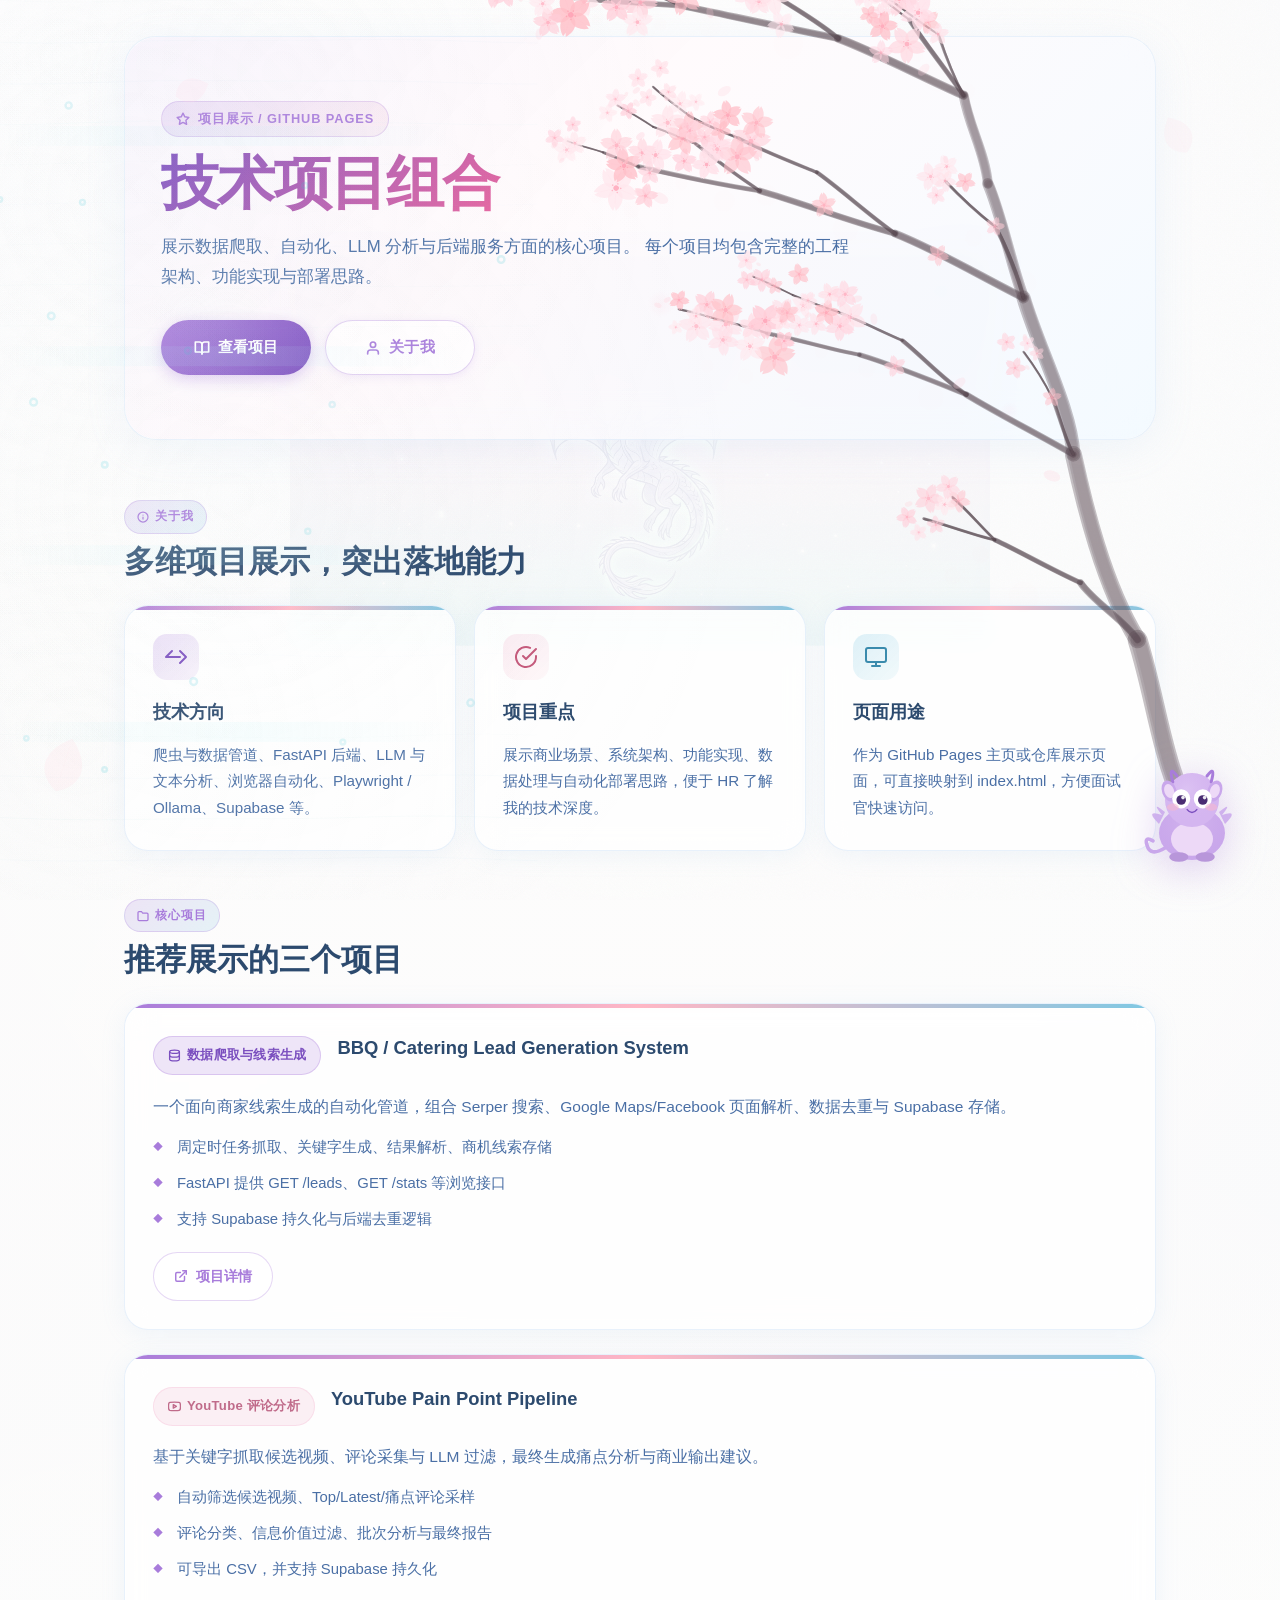
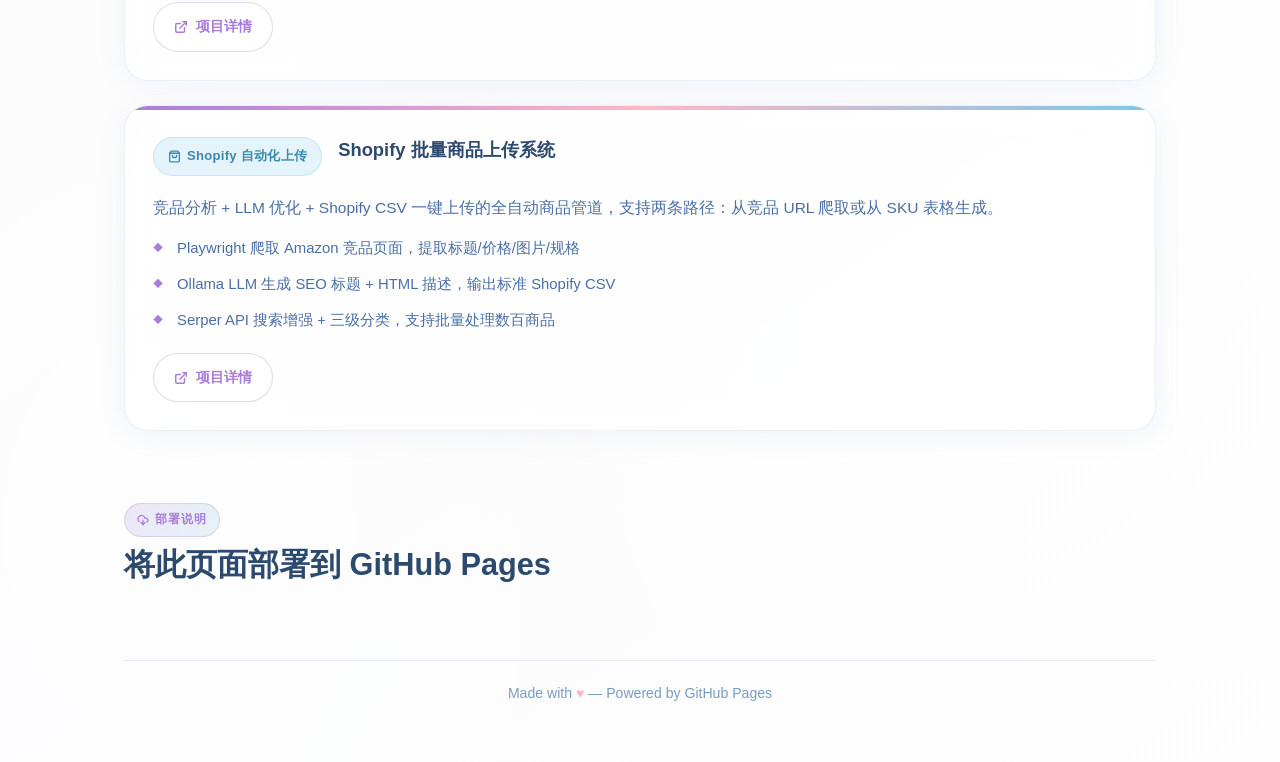
<file: index.html>
<!DOCTYPE html>
<html lang="zh-CN">
<head>
  <meta charset="UTF-8" />
  <meta name="viewport" content="width=device-width, initial-scale=1.0" />
  <title>Portfolio | GitHub Pages</title>
  <link rel="stylesheet" href="style.css" />
  <link rel="stylesheet" href="sakura-player.css" />
</head>
<body>

  <!-- ====== Starry sky layer ====== -->
  <div class="stars-layer" id="starsLayer" aria-hidden="true"></div>

  <!-- ====== Dragon background watermark ====== -->
  <img class="dragon-bg" src="images/kali-dragon-bg.png" alt="" aria-hidden="true" />

  <!-- ====== Mouse trail canvas ====== -->
  <canvas id="trailCanvas" aria-hidden="true"></canvas>

  <!-- ====== Page shell ====== -->
  <div class="page-shell">

    <!-- ====== Hero ====== -->
    <header class="hero">
      <div class="hero-content">
        <p class="eyebrow">
          <svg width="14" height="14" viewBox="0 0 24 24" fill="none" stroke="currentColor" stroke-width="2.5" stroke-linecap="round" stroke-linejoin="round"><polygon points="12 2 15.09 8.26 22 9.27 17 14.14 18.18 21.02 12 17.77 5.82 21.02 7 14.14 2 9.27 8.91 8.26 12 2"/></svg>
          项目展示 / GitHub Pages
        </p>
        <h1>技术项目组合</h1>
        <p class="hero-copy">
          展示数据爬取、自动化、LLM 分析与后端服务方面的核心项目。
          每个项目均包含完整的工程架构、功能实现与部署思路。
        </p>
        <div class="hero-buttons">
          <a class="btn btn-primary" href="#projects">
            <svg width="16" height="16" viewBox="0 0 24 24" fill="none" stroke="currentColor" stroke-width="2.5" stroke-linecap="round" stroke-linejoin="round"><path d="M2 3h6a4 4 0 0 1 4 4v14a3 3 0 0 0-3-3H2z"/><path d="M22 3h-6a4 4 0 0 0-4 4v14a3 3 0 0 1 3-3h7z"/></svg>
            查看项目
          </a>
          <a class="btn btn-secondary" href="#about">
            <svg width="16" height="16" viewBox="0 0 24 24" fill="none" stroke="currentColor" stroke-width="2.5" stroke-linecap="round" stroke-linejoin="round"><path d="M20 21v-2a4 4 0 0 0-4-4H8a4 4 0 0 0-4 4v2"/><circle cx="12" cy="7" r="4"/></svg>
            关于我
          </a>
        </div>
      </div>
    </header>

    <main>

      <!-- ====== About ====== -->
      <section class="intro" id="about">
        <div class="section-head">
          <span class="section-label">
            <svg width="12" height="12" viewBox="0 0 24 24" fill="none" stroke="currentColor" stroke-width="2.5" stroke-linecap="round" stroke-linejoin="round"><circle cx="12" cy="12" r="10"/><line x1="12" y1="16" x2="12" y2="12"/><line x1="12" y1="8" x2="12.01" y2="8"/></svg>
            关于我
          </span>
          <h2>多维项目展示，突出落地能力</h2>
        </div>
        <div class="intro-grid">
          <div class="intro-card">
            <div class="card-icon card-icon--purple">
              <svg width="24" height="24" viewBox="0 0 24 24" fill="none" stroke="#7B4FBF" stroke-width="2" stroke-linecap="round" stroke-linejoin="round"><polyline points="16 18 22 12 16 6"/><polyline points="8 6 2 12 16 12"/></svg>
            </div>
            <h3>技术方向</h3>
            <p>爬虫与数据管道、FastAPI 后端、LLM 与文本分析、浏览器自动化、Playwright / Ollama、Supabase 等。</p>
          </div>
          <div class="intro-card">
            <div class="card-icon card-icon--pink">
              <svg width="24" height="24" viewBox="0 0 24 24" fill="none" stroke="#C4587A" stroke-width="2" stroke-linecap="round" stroke-linejoin="round"><path d="M22 11.08V12a10 10 0 1 1-5.93-9.14"/><polyline points="22 4 12 14.01 9 11.01"/></svg>
            </div>
            <h3>项目重点</h3>
            <p>展示商业场景、系统架构、功能实现、数据处理与自动化部署思路，便于 HR 了解我的技术深度。</p>
          </div>
          <div class="intro-card">
            <div class="card-icon card-icon--cyan">
              <svg width="24" height="24" viewBox="0 0 24 24" fill="none" stroke="#3A8BAD" stroke-width="2" stroke-linecap="round" stroke-linejoin="round"><rect x="2" y="3" width="20" height="14" rx="2" ry="2"/><line x1="8" y1="21" x2="16" y2="21"/><line x1="12" y1="17" x2="12" y2="21"/></svg>
            </div>
            <h3>页面用途</h3>
            <p>作为 GitHub Pages 主页或仓库展示页面，可直接映射到 index.html，方便面试官快速访问。</p>
          </div>
        </div>
      </section>

      <!-- ====== Projects ====== -->
      <section class="projects" id="projects">
        <div class="section-head">
          <span class="section-label">
            <svg width="12" height="12" viewBox="0 0 24 24" fill="none" stroke="currentColor" stroke-width="2.5" stroke-linecap="round" stroke-linejoin="round"><path d="M22 19a2 2 0 0 1-2 2H4a2 2 0 0 1-2-2V5a2 2 0 0 1 2-2h5l2 3h9a2 2 0 0 1 2 2z"/></svg>
            核心项目
          </span>
          <h2>推荐展示的三个项目</h2>
        </div>

        <article class="project-card">
          <div class="project-meta">
            <span class="project-tag tag--purple">
              <svg width="13" height="13" viewBox="0 0 24 24" fill="none" stroke="currentColor" stroke-width="2.5" stroke-linecap="round" stroke-linejoin="round"><ellipse cx="12" cy="5" rx="9" ry="3"/><path d="M21 12c0 1.66-4 3-9 3s-9-1.34-9-3"/><path d="M3 5v14c0 1.66 4 3 9 3s9-1.34 9-3V5"/></svg>
              数据爬取与线索生成
            </span>
            <h3>BBQ / Catering Lead Generation System</h3>
          </div>
          <p>一个面向商家线索生成的自动化管道，组合 Serper 搜索、Google Maps/Facebook 页面解析、数据去重与 Supabase 存储。</p>
          <ul>
            <li>周定时任务抓取、关键字生成、结果解析、商机线索存储</li>
            <li>FastAPI 提供 GET /leads、GET /stats 等浏览接口</li>
            <li>支持 Supabase 持久化与后端去重逻辑</li>
          </ul>
          <div class="project-links">
            <a class="link-button" href="project-a/bbq-leadgen.html">
              <svg width="14" height="14" viewBox="0 0 24 24" fill="none" stroke="currentColor" stroke-width="2.5" stroke-linecap="round" stroke-linejoin="round"><path d="M18 13v6a2 2 0 0 1-2 2H5a2 2 0 0 1-2-2V8a2 2 0 0 1 2-2h6"/><polyline points="15 3 21 3 21 9"/><line x1="10" y1="14" x2="21" y2="3"/></svg>
              项目详情
            </a>
          </div>
        </article>

        <article class="project-card">
          <div class="project-meta">
            <span class="project-tag tag--pink">
              <svg width="13" height="13" viewBox="0 0 24 24" fill="none" stroke="currentColor" stroke-width="2.5" stroke-linecap="round" stroke-linejoin="round"><path d="M22.54 6.42a2.78 2.78 0 0 0-1.94-2C18.88 4 12 4 12 4s-6.88 0-8.6.46a2.78 2.78 0 0 0-1.94 2A29 29 0 0 0 1 11.75a29 29 0 0 0 .46 5.33A2.78 2.78 0 0 0 3.4 19.13C5.12 19.56 12 19.56 12 19.56s6.88 0 8.6-.46a2.78 2.78 0 0 0 1.94-2 29 29 0 0 0 .46-5.25 29 29 0 0 0-.46-5.33z"/><polygon points="9.75 15.02 15.5 11.75 9.75 8.48 9.75 15.02"/></svg>
              YouTube 评论分析
            </span>
            <h3>YouTube Pain Point Pipeline</h3>
          </div>
          <p>基于关键字抓取候选视频、评论采集与 LLM 过滤，最终生成痛点分析与商业输出建议。</p>
          <ul>
            <li>自动筛选候选视频、Top/Latest/痛点评论采样</li>
            <li>评论分类、信息价值过滤、批次分析与最终报告</li>
            <li>可导出 CSV，并支持 Supabase 持久化</li>
          </ul>
          <div class="project-links">
            <a class="link-button" href="project-c/youtube-painpoints.html">
              <svg width="14" height="14" viewBox="0 0 24 24" fill="none" stroke="currentColor" stroke-width="2.5" stroke-linecap="round" stroke-linejoin="round"><path d="M18 13v6a2 2 0 0 1-2 2H5a2 2 0 0 1-2-2V8a2 2 0 0 1 2-2h6"/><polyline points="15 3 21 3 21 9"/><line x1="10" y1="14" x2="21" y2="3"/></svg>
              项目详情
            </a>
          </div>
        </article>

        <article class="project-card">
          <div class="project-meta">
            <span class="project-tag tag--cyan">
              <svg width="13" height="13" viewBox="0 0 24 24" fill="none" stroke="currentColor" stroke-width="2.5" stroke-linecap="round" stroke-linejoin="round"><path d="M6 2L3 6v14a2 2 0 0 0 2 2h14a2 2 0 0 0 2-2V6l-3-4z"/><line x1="3" y1="6" x2="21" y2="6"/><path d="M16 10a4 4 0 0 1-8 0"/></svg>
              Shopify 自动化上传
            </span>
            <h3>Shopify 批量商品上传系统</h3>
          </div>
          <p>竞品分析 + LLM 优化 + Shopify CSV 一键上传的全自动商品管道，支持两条路径：从竞品 URL 爬取或从 SKU 表格生成。</p>
          <ul>
            <li>Playwright 爬取 Amazon 竞品页面，提取标题/价格/图片/规格</li>
            <li>Ollama LLM 生成 SEO 标题 + HTML 描述，输出标准 Shopify CSV</li>
            <li>Serper API 搜索增强 + 三级分类，支持批量处理数百商品</li>
          </ul>
          <div class="project-links">
            <a class="link-button" href="project-b/shopify-upload.html">
              <svg width="14" height="14" viewBox="0 0 24 24" fill="none" stroke="currentColor" stroke-width="2.5" stroke-linecap="round" stroke-linejoin="round"><path d="M18 13v6a2 2 0 0 1-2 2H5a2 2 0 0 1-2-2V8a2 2 0 0 1 2-2h6"/><polyline points="15 3 21 3 21 9"/><line x1="10" y1="14" x2="21" y2="3"/></svg>
              项目详情
            </a>
          </div>
        </article>
      </section>

      <!-- ====== Deploy ====== -->
      <section class="deploy" id="deploy">
        <div class="section-head">
          <span class="section-label">
            <svg width="12" height="12" viewBox="0 0 24 24" fill="none" stroke="currentColor" stroke-width="2.5" stroke-linecap="round" stroke-linejoin="round"><path d="M4 14.899A7 7 0 1 1 15.71 8h1.79a4.5 4.5 0 0 1 2.5 8.242"/><polyline points="12 12 12 21"/><polyline points="8 17 12 21 16 17"/></svg>
            部署说明
          </span>
          <h2>将此页面部署到 GitHub Pages</h2>
        </div>
        <ol class="deploy-steps"></ol>
      </section>

    </main>

    <!-- ====== Footer ====== -->
    <footer class="footer">
      <p>
        Made with <span class="footer-heart">&#9829;</span> — Powered by GitHub Pages
      </p>
    </footer>
  </div>

  <!-- ====== Cartoon mascot (cute dragon with eye-tracking) ====== -->
  <div class="mascot-wrapper" id="mascot" aria-hidden="true">
    <svg viewBox="0 0 200 200" xmlns="http://www.w3.org/2000/svg">
      <!-- Body -->
      <ellipse cx="100" cy="135" rx="55" ry="45" fill="#C9A7EB"/>
      <ellipse cx="100" cy="135" rx="55" ry="45" fill="url(#bodyGrad)" opacity="0.5"/>
      <!-- Belly -->
      <ellipse cx="100" cy="145" rx="35" ry="28" fill="#EDD9F7"/>
      <!-- Head -->
      <circle cx="100" cy="80" r="45" fill="#D4B5F0"/>
      <circle cx="100" cy="80" r="45" fill="url(#headGrad)" opacity="0.4"/>
      <!-- Horns -->
      <path d="M68 50 Q60 20 75 40" stroke="#A87CDB" stroke-width="5" fill="none" stroke-linecap="round"/>
      <path d="M132 50 Q140 20 125 40" stroke="#A87CDB" stroke-width="5" fill="none" stroke-linecap="round"/>
      <!-- Small ears -->
      <ellipse cx="62" cy="65" rx="12" ry="18" fill="#C9A7EB" transform="rotate(-20 62 65)"/>
      <ellipse cx="138" cy="65" rx="12" ry="18" fill="#C9A7EB" transform="rotate(20 138 65)"/>
      <ellipse cx="62" cy="65" rx="8" ry="12" fill="#EDD9F7" transform="rotate(-20 62 65)"/>
      <ellipse cx="138" cy="65" rx="8" ry="12" fill="#EDD9F7" transform="rotate(20 138 65)"/>
      <!-- Eye whites -->
      <ellipse cx="82" cy="78" rx="15" ry="16" fill="white"/>
      <ellipse cx="118" cy="78" rx="15" ry="16" fill="white"/>
      <!-- Pupils (will be animated by JS) -->
      <circle id="pupilL" cx="82" cy="80" r="8" fill="#4A2D73"/>
      <circle id="pupilR" cx="118" cy="80" r="8" fill="#4A2D73"/>
      <!-- Pupil shine -->
      <circle id="shineL" cx="85" cy="76" r="3" fill="white" opacity="0.9"/>
      <circle id="shineR" cx="121" cy="76" r="3" fill="white" opacity="0.9"/>
      <!-- Blush -->
      <ellipse cx="68" cy="92" rx="10" ry="6" fill="#F5B8D1" opacity="0.6"/>
      <ellipse cx="132" cy="92" rx="10" ry="6" fill="#F5B8D1" opacity="0.6"/>
      <!-- Mouth -->
      <path d="M92 96 Q100 106 108 96" stroke="#7B4FBF" stroke-width="2.5" fill="none" stroke-linecap="round"/>
      <!-- Tiny wings -->
      <path d="M45 120 Q20 95 50 105 Q30 80 55 100" fill="#C9A7EB" opacity="0.85"/>
      <path d="M155 120 Q180 95 150 105 Q170 80 145 100" fill="#C9A7EB" opacity="0.85"/>
      <!-- Tail -->
      <path d="M55 160 Q30 175 25 155 Q20 140 35 148" stroke="#C9A7EB" stroke-width="6" fill="none" stroke-linecap="round"/>
      <!-- Feet -->
      <ellipse cx="78" cy="175" rx="16" ry="8" fill="#B896DA"/>
      <ellipse cx="122" cy="175" rx="16" ry="8" fill="#B896DA"/>
      <!-- Gradients -->
      <defs>
        <radialGradient id="bodyGrad" cx="50%" cy="30%" r="70%">
          <stop offset="0%" stop-color="#E8D5F5" stop-opacity="0.6"/>
          <stop offset="100%" stop-color="#C9A7EB" stop-opacity="0"/>
        </radialGradient>
        <radialGradient id="headGrad" cx="40%" cy="30%" r="65%">
          <stop offset="0%" stop-color="#F0E4FA" stop-opacity="0.7"/>
          <stop offset="100%" stop-color="#D4B5F0" stop-opacity="0"/>
        </radialGradient>
      </defs>
    </svg>
  </div>

  <!-- ====== Scripts ====== -->
  <script>
  (function() {
    "use strict";

    /* ============================
       1. STARRY SKY GENERATOR
       ============================ */
    const starsLayer = document.getElementById("starsLayer");
    const STAR_COUNT = 100;
    const starColors = ["", "star--pink", "star--purple", "star--cyan", "star--gold"];

    for (let i = 0; i < STAR_COUNT; i++) {
      const s = document.createElement("div");
      s.className = "star " + starColors[Math.floor(Math.random() * starColors.length)];
      const size = Math.random() * 4 + 1.5;
      s.style.cssText = `
        width:${size}px;height:${size}px;
        top:${Math.random() * 100}%;
        left:${Math.random() * 100}%;
        --dur:${Math.random() * 3 + 2}s;
        --delay:${Math.random() * 5}s;
      `;
      starsLayer.appendChild(s);
    }

    /* ============================
       2. MOUSE COLORFUL TRAIL
       ============================ */
    const canvas = document.getElementById("trailCanvas");
    const ctx = canvas.getContext("2d");
    let W, H;

    function resize() {
      W = canvas.width  = window.innerWidth;
      H = canvas.height = window.innerHeight;
    }
    resize();
    window.addEventListener("resize", resize);

    const particles = [];
    const trailColors = [
      "#A87CDB", "#F2A7C3", "#7EC8E3", "#F5C56A",
      "#D4B5F0", "#FFD1DC", "#B5E8D5", "#FFB88C",
      "#C9A7EB", "#87CEEB", "#FFC0CB", "#DDA0DD"
    ];

    let mouseX = -100, mouseY = -100;
    let lastX = -100, lastY = -100;
    let trailActive = false;

    document.addEventListener("mousemove", function(e) {
      mouseX = e.clientX;
      mouseY = e.clientY;
      trailActive = true;
    });

    document.addEventListener("mouseleave", function() {
      trailActive = false;
    });

    function spawnParticles() {
      if (!trailActive) return;
      const dx = mouseX - lastX;
      const dy = mouseY - lastY;
      const dist = Math.sqrt(dx * dx + dy * dy);
      const count = Math.min(Math.floor(dist / 3) + 1, 6);

      for (let i = 0; i < count; i++) {
        const t = i / count;
        particles.push({
          x: lastX + dx * t + (Math.random() - 0.5) * 8,
          y: lastY + dy * t + (Math.random() - 0.5) * 8,
          vx: (Math.random() - 0.5) * 2.5,
          vy: (Math.random() - 0.5) * 2.5 + 0.5,
          size: Math.random() * 6 + 3,
          color: trailColors[Math.floor(Math.random() * trailColors.length)],
          alpha: 1,
          decay: Math.random() * 0.015 + 0.012,
          rotation: Math.random() * Math.PI * 2,
          rotSpeed: (Math.random() - 0.5) * 0.15,
          shape: Math.random() > 0.5 ? "circle" : "star"
        });
      }
      lastX = mouseX;
      lastY = mouseY;
    }

    function drawStar(cx, cy, r, rotation) {
      ctx.save();
      ctx.translate(cx, cy);
      ctx.rotate(rotation);
      ctx.beginPath();
      for (let i = 0; i < 5; i++) {
        const angle = (i * 4 * Math.PI) / 5 - Math.PI / 2;
        const x = Math.cos(angle) * r;
        const y = Math.sin(angle) * r;
        i === 0 ? ctx.moveTo(x, y) : ctx.lineTo(x, y);
      }
      ctx.closePath();
      ctx.restore();
    }

    function animateTrail() {
      ctx.clearRect(0, 0, W, H);
      spawnParticles();

      for (let i = particles.length - 1; i >= 0; i--) {
        const p = particles[i];
        p.x += p.vx;
        p.y += p.vy;
        p.vy += 0.03;
        p.alpha -= p.decay;
        p.size *= 0.985;
        p.rotation += p.rotSpeed;

        if (p.alpha <= 0 || p.size < 0.5) {
          particles.splice(i, 1);
          continue;
        }

        ctx.save();
        ctx.globalAlpha = p.alpha;
        ctx.fillStyle = p.color;
        ctx.shadowColor = p.color;
        ctx.shadowBlur = 8;

        if (p.shape === "star") {
          drawStar(p.x, p.y, p.size, p.rotation);
          ctx.fill();
        } else {
          ctx.beginPath();
          ctx.arc(p.x, p.y, p.size, 0, Math.PI * 2);
          ctx.fill();
        }
        ctx.restore();
      }

      // Keep particle count in check
      if (particles.length > 500) {
        particles.splice(0, particles.length - 500);
      }

      requestAnimationFrame(animateTrail);
    }
    animateTrail();

    /* ============================
       3. MASCOT EYE TRACKING
       ============================ */
    const mascot = document.getElementById("mascot");
    const pupilL = document.getElementById("pupilL");
    const pupilR = document.getElementById("pupilR");
    const shineL = document.getElementById("shineL");
    const shineR = document.getElementById("shineR");

    // Eye center positions in SVG coordinates
    const eyeLCenter = { x: 82, y: 78 };
    const eyeRCenter = { x: 118, y: 78 };
    const maxPupilOffset = 6;
    const maxShineOffset = 4;

    function updateEyes() {
      const rect = mascot.getBoundingClientRect();
      // Mascot center in viewport
      const cx = rect.left + rect.width / 2;
      const cy = rect.top + rect.height * 0.4;

      const dx = mouseX - cx;
      const dy = mouseY - cy;
      const dist = Math.sqrt(dx * dx + dy * dy) || 1;
      const normX = dx / dist;
      const normY = dy / dist;

      // Scale movement based on distance
      const scale = Math.min(dist / 300, 1);
      const pOffsetX = normX * maxPupilOffset * scale;
      const pOffsetY = normY * maxPupilOffset * scale;
      const sOffsetX = normX * maxShineOffset * scale;
      const sOffsetY = normY * maxShineOffset * scale;

      pupilL.setAttribute("cx", eyeLCenter.x + pOffsetX);
      pupilL.setAttribute("cy", eyeLCenter.y + pOffsetY);
      pupilR.setAttribute("cx", eyeRCenter.x + pOffsetX);
      pupilR.setAttribute("cy", eyeRCenter.y + pOffsetY);

      shineL.setAttribute("cx", eyeLCenter.x + pOffsetX + 3 + sOffsetX * 0.3);
      shineL.setAttribute("cy", eyeLCenter.y + pOffsetY - 4 + sOffsetY * 0.3);
      shineR.setAttribute("cx", eyeRCenter.x + pOffsetX + 3 + sOffsetX * 0.3);
      shineR.setAttribute("cy", eyeRCenter.y + pOffsetY - 4 + sOffsetY * 0.3);
    }

    document.addEventListener("mousemove", updateEyes);

    /* ============================
       4. SMOOTH SCROLL
       ============================ */
    document.querySelectorAll('a[href^="#"]').forEach(function(a) {
      a.addEventListener("click", function(e) {
        const id = this.getAttribute("href");
        if (id.length > 1) {
          const el = document.querySelector(id);
          if (el) {
            e.preventDefault();
            el.scrollIntoView({ behavior: "smooth", block: "start" });
          }
        }
      });
    });

    /* ============================
       5. SCROLL REVEAL ANIMATION
       ============================ */
    const revealEls = document.querySelectorAll(".intro-card, .project-card, .section-head");
    revealEls.forEach(function(el) {
      el.style.opacity = "0";
      el.style.transform = "translateY(24px)";
      el.style.transition = "opacity 0.6s ease, transform 0.6s ease";
    });

    const observer = new IntersectionObserver(function(entries) {
      entries.forEach(function(entry) {
        if (entry.isIntersecting) {
          entry.target.style.opacity = "1";
          entry.target.style.transform = "translateY(0)";
          observer.unobserve(entry.target);
        }
      });
    }, { threshold: 0.15 });

    revealEls.forEach(function(el) { observer.observe(el); });

  })();
  </script>
  <script src="sakura.js"></script>
</body>
</html>
</file>
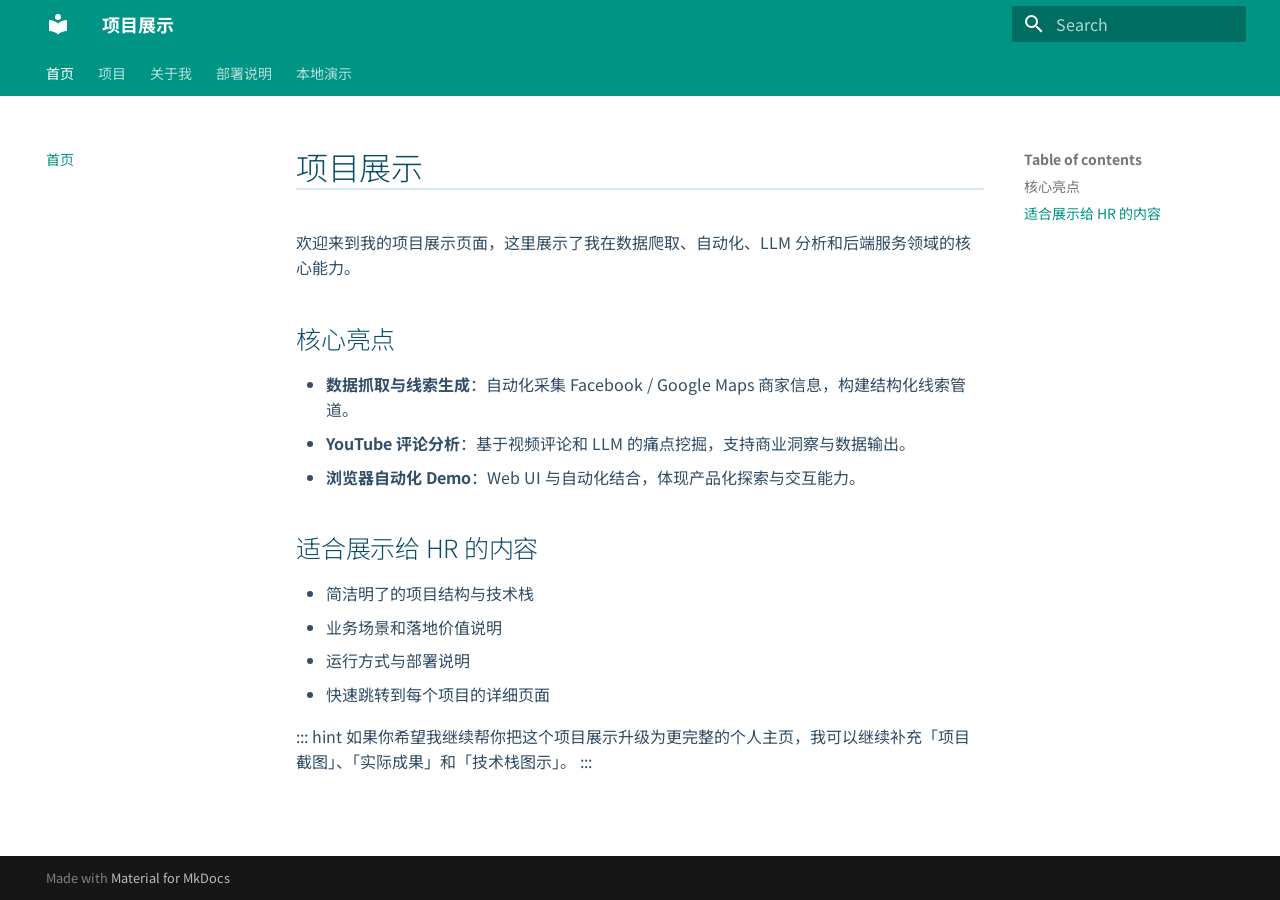
<file: site/index.html>
<!doctype html>
<html lang="en" class="no-js">
  <head>
    
      <meta charset="utf-8">
      <meta name="viewport" content="width=device-width,initial-scale=1">
      
        <meta name="description" content="清新风格的个人项目组合展示，适合 HR 快速浏览。">
      
      
        <meta name="author" content="你的名字">
      
      
      
      
        <link rel="next" href="projects/bbq-leadgen/">
      
      
        
      
      
      <link rel="icon" href="None">
      <meta name="generator" content="mkdocs-1.6.1, mkdocs-material-9.7.6">
    
    
      
        <title>项目展示</title>
      
    
    
      <link rel="stylesheet" href="assets/stylesheets/main.484c7ddc.min.css">
      
        
        <link rel="stylesheet" href="assets/stylesheets/palette.ab4e12ef.min.css">
      
      


    
    
      
    
    
      
        
        
        <link rel="preconnect" href="https://fonts.gstatic.com" crossorigin>
        <link rel="stylesheet" href="https://fonts.googleapis.com/css?family=Noto+Sans+SC:300,300i,400,400i,700,700i%7CFira+Code:400,400i,700,700i&display=fallback">
        <style>:root{--md-text-font:"Noto Sans SC";--md-code-font:"Fira Code"}</style>
      
    
    
      <link rel="stylesheet" href="css/extra.css">
    
    <script>__md_scope=new URL(".",location),__md_hash=e=>[...e].reduce(((e,_)=>(e<<5)-e+_.charCodeAt(0)),0),__md_get=(e,_=localStorage,t=__md_scope)=>JSON.parse(_.getItem(t.pathname+"."+e)),__md_set=(e,_,t=localStorage,a=__md_scope)=>{try{t.setItem(a.pathname+"."+e,JSON.stringify(_))}catch(e){}}</script>
    
      

    
    
  </head>
  
  
    
    
    
    
    
    <body dir="ltr" data-md-color-scheme="default" data-md-color-primary="teal" data-md-color-accent="amber">
  
    
    <input class="md-toggle" data-md-toggle="drawer" type="checkbox" id="__drawer" autocomplete="off">
    <input class="md-toggle" data-md-toggle="search" type="checkbox" id="__search" autocomplete="off">
    <label class="md-overlay" for="__drawer"></label>
    <div data-md-component="skip">
      
        
        <a href="#_1" class="md-skip">
          Skip to content
        </a>
      
    </div>
    <div data-md-component="announce">
      
    </div>
    
    
      

<header class="md-header" data-md-component="header">
  <nav class="md-header__inner md-grid" aria-label="Header">
    <a href="." title="项目展示" class="md-header__button md-logo" aria-label="项目展示" data-md-component="logo">
      
  
  <svg xmlns="http://www.w3.org/2000/svg" viewBox="0 0 24 24"><path d="M12 8a3 3 0 0 0 3-3 3 3 0 0 0-3-3 3 3 0 0 0-3 3 3 3 0 0 0 3 3m0 3.54C9.64 9.35 6.5 8 3 8v11c3.5 0 6.64 1.35 9 3.54 2.36-2.19 5.5-3.54 9-3.54V8c-3.5 0-6.64 1.35-9 3.54"/></svg>

    </a>
    <label class="md-header__button md-icon" for="__drawer">
      
      <svg xmlns="http://www.w3.org/2000/svg" viewBox="0 0 24 24"><path d="M3 6h18v2H3zm0 5h18v2H3zm0 5h18v2H3z"/></svg>
    </label>
    <div class="md-header__title" data-md-component="header-title">
      <div class="md-header__ellipsis">
        <div class="md-header__topic">
          <span class="md-ellipsis">
            项目展示
          </span>
        </div>
        <div class="md-header__topic" data-md-component="header-topic">
          <span class="md-ellipsis">
            
              首页
            
          </span>
        </div>
      </div>
    </div>
    
      
    
    
    
    
      
      
        <label class="md-header__button md-icon" for="__search">
          
          <svg xmlns="http://www.w3.org/2000/svg" viewBox="0 0 24 24"><path d="M9.5 3A6.5 6.5 0 0 1 16 9.5c0 1.61-.59 3.09-1.56 4.23l.27.27h.79l5 5-1.5 1.5-5-5v-.79l-.27-.27A6.52 6.52 0 0 1 9.5 16 6.5 6.5 0 0 1 3 9.5 6.5 6.5 0 0 1 9.5 3m0 2C7 5 5 7 5 9.5S7 14 9.5 14 14 12 14 9.5 12 5 9.5 5"/></svg>
        </label>
        <div class="md-search" data-md-component="search" role="dialog">
  <label class="md-search__overlay" for="__search"></label>
  <div class="md-search__inner" role="search">
    <form class="md-search__form" name="search">
      <input type="text" class="md-search__input" name="query" aria-label="Search" placeholder="Search" autocapitalize="off" autocorrect="off" autocomplete="off" spellcheck="false" data-md-component="search-query" required>
      <label class="md-search__icon md-icon" for="__search">
        
        <svg xmlns="http://www.w3.org/2000/svg" viewBox="0 0 24 24"><path d="M9.5 3A6.5 6.5 0 0 1 16 9.5c0 1.61-.59 3.09-1.56 4.23l.27.27h.79l5 5-1.5 1.5-5-5v-.79l-.27-.27A6.52 6.52 0 0 1 9.5 16 6.5 6.5 0 0 1 3 9.5 6.5 6.5 0 0 1 9.5 3m0 2C7 5 5 7 5 9.5S7 14 9.5 14 14 12 14 9.5 12 5 9.5 5"/></svg>
        
        <svg xmlns="http://www.w3.org/2000/svg" viewBox="0 0 24 24"><path d="M20 11v2H8l5.5 5.5-1.42 1.42L4.16 12l7.92-7.92L13.5 5.5 8 11z"/></svg>
      </label>
      <nav class="md-search__options" aria-label="Search">
        
        <button type="reset" class="md-search__icon md-icon" title="Clear" aria-label="Clear" tabindex="-1">
          
          <svg xmlns="http://www.w3.org/2000/svg" viewBox="0 0 24 24"><path d="M19 6.41 17.59 5 12 10.59 6.41 5 5 6.41 10.59 12 5 17.59 6.41 19 12 13.41 17.59 19 19 17.59 13.41 12z"/></svg>
        </button>
      </nav>
      
        <div class="md-search__suggest" data-md-component="search-suggest"></div>
      
    </form>
    <div class="md-search__output">
      <div class="md-search__scrollwrap" tabindex="0" data-md-scrollfix>
        <div class="md-search-result" data-md-component="search-result">
          <div class="md-search-result__meta">
            Initializing search
          </div>
          <ol class="md-search-result__list" role="presentation"></ol>
        </div>
      </div>
    </div>
  </div>
</div>
      
    
    
  </nav>
  
</header>
    
    <div class="md-container" data-md-component="container">
      
      
        
          
            
<nav class="md-tabs" aria-label="Tabs" data-md-component="tabs">
  <div class="md-grid">
    <ul class="md-tabs__list">
      
        
  
  
  
    
  
  
    <li class="md-tabs__item md-tabs__item--active">
      <a href="." class="md-tabs__link">
        
  
  
    
  
  首页

      </a>
    </li>
  

      
        
  
  
  
  
    
    
      <li class="md-tabs__item">
        <a href="projects/bbq-leadgen/" class="md-tabs__link">
          
  
  
  项目

        </a>
      </li>
    
  

      
        
  
  
  
  
    <li class="md-tabs__item">
      <a href="about/" class="md-tabs__link">
        
  
  
    
  
  关于我

      </a>
    </li>
  

      
        
  
  
  
  
    <li class="md-tabs__item">
      <a href="deploy/" class="md-tabs__link">
        
  
  
    
  
  部署说明

      </a>
    </li>
  

      
        
  
  
  
  
    <li class="md-tabs__item">
      <a href="local-demo/" class="md-tabs__link">
        
  
  
    
  
  本地演示

      </a>
    </li>
  

      
    </ul>
  </div>
</nav>
          
        
      
      <main class="md-main" data-md-component="main">
        <div class="md-main__inner md-grid">
          
            
              
              <div class="md-sidebar md-sidebar--primary" data-md-component="sidebar" data-md-type="navigation" >
                <div class="md-sidebar__scrollwrap">
                  <div class="md-sidebar__inner">
                    


  


<nav class="md-nav md-nav--primary md-nav--lifted" aria-label="Navigation" data-md-level="0">
  <label class="md-nav__title" for="__drawer">
    <a href="." title="项目展示" class="md-nav__button md-logo" aria-label="项目展示" data-md-component="logo">
      
  
  <svg xmlns="http://www.w3.org/2000/svg" viewBox="0 0 24 24"><path d="M12 8a3 3 0 0 0 3-3 3 3 0 0 0-3-3 3 3 0 0 0-3 3 3 3 0 0 0 3 3m0 3.54C9.64 9.35 6.5 8 3 8v11c3.5 0 6.64 1.35 9 3.54 2.36-2.19 5.5-3.54 9-3.54V8c-3.5 0-6.64 1.35-9 3.54"/></svg>

    </a>
    项目展示
  </label>
  
  <ul class="md-nav__list" data-md-scrollfix>
    
      
      
  
  
    
  
  
  
    <li class="md-nav__item md-nav__item--active">
      
      <input class="md-nav__toggle md-toggle" type="checkbox" id="__toc">
      
      
        
      
      
        <label class="md-nav__link md-nav__link--active" for="__toc">
          
  
  
  <span class="md-ellipsis">
    
  
    首页
  

    
  </span>
  
  

          <span class="md-nav__icon md-icon"></span>
        </label>
      
      <a href="." class="md-nav__link md-nav__link--active">
        
  
  
  <span class="md-ellipsis">
    
  
    首页
  

    
  </span>
  
  

      </a>
      
        

<nav class="md-nav md-nav--secondary" aria-label="Table of contents">
  
  
  
    
  
  
    <label class="md-nav__title" for="__toc">
      <span class="md-nav__icon md-icon"></span>
      Table of contents
    </label>
    <ul class="md-nav__list" data-md-component="toc" data-md-scrollfix>
      
        <li class="md-nav__item">
  <a href="#_2" class="md-nav__link">
    <span class="md-ellipsis">
      
        核心亮点
      
    </span>
  </a>
  
</li>
      
        <li class="md-nav__item">
  <a href="#hr" class="md-nav__link">
    <span class="md-ellipsis">
      
        适合展示给 HR 的内容
      
    </span>
  </a>
  
</li>
      
    </ul>
  
</nav>
      
    </li>
  

    
      
      
  
  
  
  
    
    
    
    
      
      
        
      
    
    
    <li class="md-nav__item md-nav__item--nested">
      
        
        
        <input class="md-nav__toggle md-toggle " type="checkbox" id="__nav_2" >
        
          
          <label class="md-nav__link" for="__nav_2" id="__nav_2_label" tabindex="0">
            
  
  
  <span class="md-ellipsis">
    
  
    项目
  

    
  </span>
  
  

            <span class="md-nav__icon md-icon"></span>
          </label>
        
        <nav class="md-nav" data-md-level="1" aria-labelledby="__nav_2_label" aria-expanded="false">
          <label class="md-nav__title" for="__nav_2">
            <span class="md-nav__icon md-icon"></span>
            
  
    项目
  

          </label>
          <ul class="md-nav__list" data-md-scrollfix>
            
              
                
  
  
  
  
    <li class="md-nav__item">
      <a href="projects/bbq-leadgen/" class="md-nav__link">
        
  
  
  <span class="md-ellipsis">
    
  
    BBQ 线索生成
  

    
  </span>
  
  

      </a>
    </li>
  

              
            
              
                
  
  
  
  
    <li class="md-nav__item">
      <a href="projects/youtube-painpoints/" class="md-nav__link">
        
  
  
  <span class="md-ellipsis">
    
  
    YouTube 评论分析
  

    
  </span>
  
  

      </a>
    </li>
  

              
            
              
                
  
  
  
  
    <li class="md-nav__item">
      <a href="projects/webui-demo/" class="md-nav__link">
        
  
  
  <span class="md-ellipsis">
    
  
    浏览器自动化 Demo
  

    
  </span>
  
  

      </a>
    </li>
  

              
            
          </ul>
        </nav>
      
    </li>
  

    
      
      
  
  
  
  
    <li class="md-nav__item">
      <a href="about/" class="md-nav__link">
        
  
  
  <span class="md-ellipsis">
    
  
    关于我
  

    
  </span>
  
  

      </a>
    </li>
  

    
      
      
  
  
  
  
    <li class="md-nav__item">
      <a href="deploy/" class="md-nav__link">
        
  
  
  <span class="md-ellipsis">
    
  
    部署说明
  

    
  </span>
  
  

      </a>
    </li>
  

    
      
      
  
  
  
  
    <li class="md-nav__item">
      <a href="local-demo/" class="md-nav__link">
        
  
  
  <span class="md-ellipsis">
    
  
    本地演示
  

    
  </span>
  
  

      </a>
    </li>
  

    
  </ul>
</nav>
                  </div>
                </div>
              </div>
            
            
              
              <div class="md-sidebar md-sidebar--secondary" data-md-component="sidebar" data-md-type="toc" >
                <div class="md-sidebar__scrollwrap">
                  <div class="md-sidebar__inner">
                    

<nav class="md-nav md-nav--secondary" aria-label="Table of contents">
  
  
  
    
  
  
    <label class="md-nav__title" for="__toc">
      <span class="md-nav__icon md-icon"></span>
      Table of contents
    </label>
    <ul class="md-nav__list" data-md-component="toc" data-md-scrollfix>
      
        <li class="md-nav__item">
  <a href="#_2" class="md-nav__link">
    <span class="md-ellipsis">
      
        核心亮点
      
    </span>
  </a>
  
</li>
      
        <li class="md-nav__item">
  <a href="#hr" class="md-nav__link">
    <span class="md-ellipsis">
      
        适合展示给 HR 的内容
      
    </span>
  </a>
  
</li>
      
    </ul>
  
</nav>
                  </div>
                </div>
              </div>
            
          
          
            <div class="md-content" data-md-component="content">
              
              <article class="md-content__inner md-typeset">
                
                  



<h1 id="_1">项目展示</h1>
<p>欢迎来到我的项目展示页面，这里展示了我在数据爬取、自动化、LLM 分析和后端服务领域的核心能力。</p>
<h2 id="_2">核心亮点</h2>
<ul>
<li><strong>数据抓取与线索生成</strong>：自动化采集 Facebook / Google Maps 商家信息，构建结构化线索管道。</li>
<li><strong>YouTube 评论分析</strong>：基于视频评论和 LLM 的痛点挖掘，支持商业洞察与数据输出。</li>
<li><strong>浏览器自动化 Demo</strong>：Web UI 与自动化结合，体现产品化探索与交互能力。</li>
</ul>
<h2 id="hr">适合展示给 HR 的内容</h2>
<ul>
<li>简洁明了的项目结构与技术栈</li>
<li>业务场景和落地价值说明</li>
<li>运行方式与部署说明</li>
<li>快速跳转到每个项目的详细页面</li>
</ul>
<p>::: hint
如果你希望我继续帮你把这个项目展示升级为更完整的个人主页，我可以继续补充「项目截图」、「实际成果」和「技术栈图示」。
:::</p>












                
              </article>
            </div>
          
          
<script>var target=document.getElementById(location.hash.slice(1));target&&target.name&&(target.checked=target.name.startsWith("__tabbed_"))</script>
        </div>
        
      </main>
      
        <footer class="md-footer">
  
  <div class="md-footer-meta md-typeset">
    <div class="md-footer-meta__inner md-grid">
      <div class="md-copyright">
  
  
    Made with
    <a href="https://squidfunk.github.io/mkdocs-material/" target="_blank" rel="noopener">
      Material for MkDocs
    </a>
  
</div>
      
    </div>
  </div>
</footer>
      
    </div>
    <div class="md-dialog" data-md-component="dialog">
      <div class="md-dialog__inner md-typeset"></div>
    </div>
    
    
    
      
      
      <script id="__config" type="application/json">{"annotate": null, "base": ".", "features": ["navigation.instant", "navigation.sections", "navigation.tabs", "search.highlight", "search.suggest"], "search": "assets/javascripts/workers/search.2c215733.min.js", "tags": null, "translations": {"clipboard.copied": "Copied to clipboard", "clipboard.copy": "Copy to clipboard", "search.result.more.one": "1 more on this page", "search.result.more.other": "# more on this page", "search.result.none": "No matching documents", "search.result.one": "1 matching document", "search.result.other": "# matching documents", "search.result.placeholder": "Type to start searching", "search.result.term.missing": "Missing", "select.version": "Select version"}, "version": null}</script>
    
    
      <script src="assets/javascripts/bundle.79ae519e.min.js"></script>
      
    
  </body>
</html>
</file>
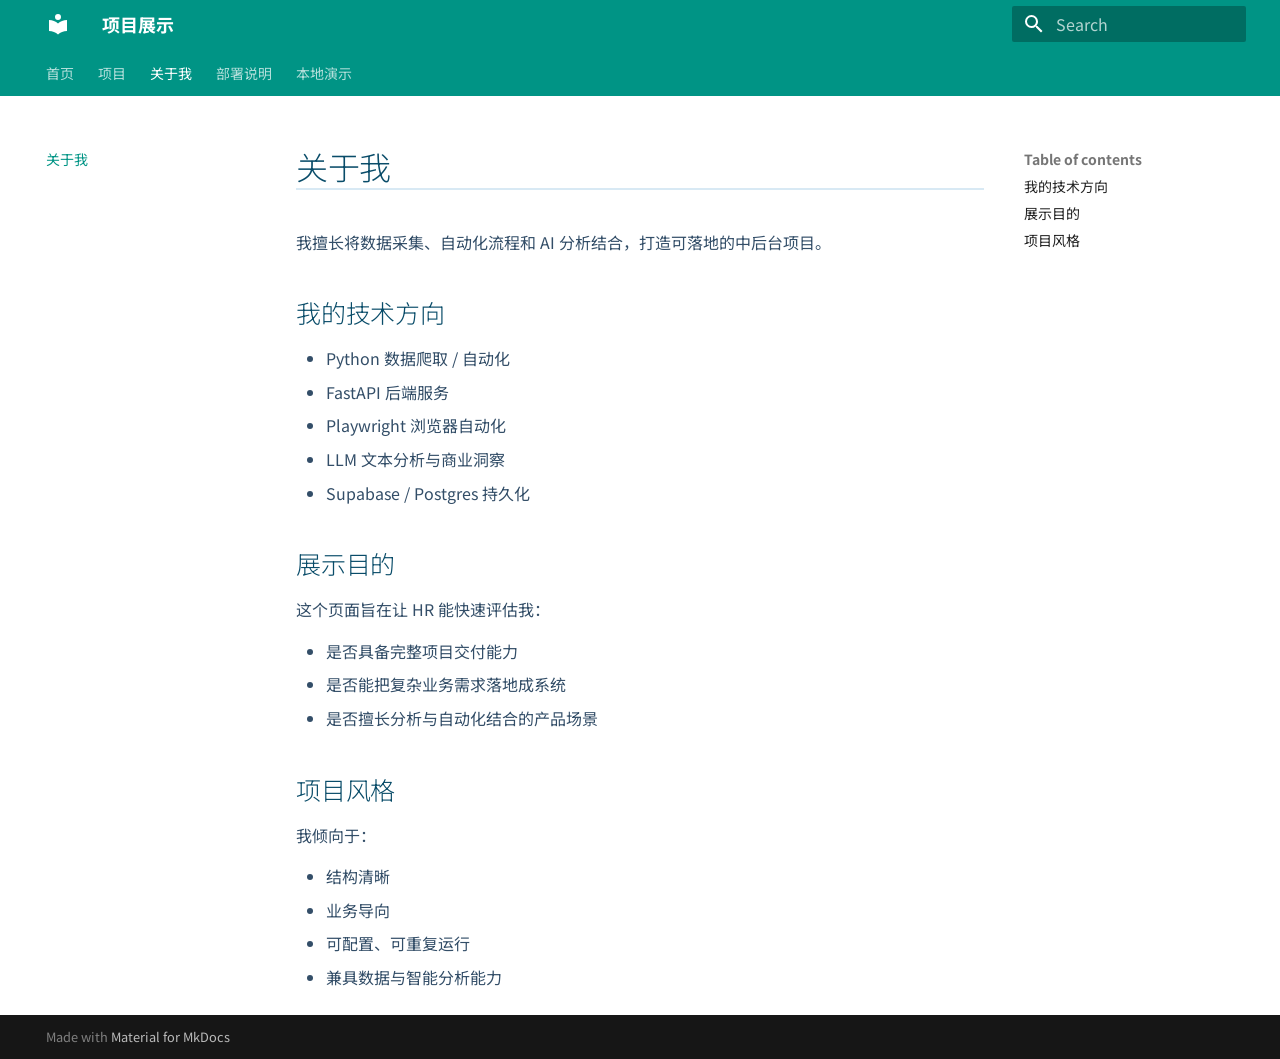
<file: site/about/index.html>
<!doctype html>
<html lang="en" class="no-js">
  <head>
    
      <meta charset="utf-8">
      <meta name="viewport" content="width=device-width,initial-scale=1">
      
        <meta name="description" content="清新风格的个人项目组合展示，适合 HR 快速浏览。">
      
      
        <meta name="author" content="你的名字">
      
      
      
        <link rel="prev" href="../projects/webui-demo/">
      
      
        <link rel="next" href="../deploy/">
      
      
        
      
      
      <link rel="icon" href="../None">
      <meta name="generator" content="mkdocs-1.6.1, mkdocs-material-9.7.6">
    
    
      
        <title>关于我 - 项目展示</title>
      
    
    
      <link rel="stylesheet" href="../assets/stylesheets/main.484c7ddc.min.css">
      
        
        <link rel="stylesheet" href="../assets/stylesheets/palette.ab4e12ef.min.css">
      
      


    
    
      
    
    
      
        
        
        <link rel="preconnect" href="https://fonts.gstatic.com" crossorigin>
        <link rel="stylesheet" href="https://fonts.googleapis.com/css?family=Noto+Sans+SC:300,300i,400,400i,700,700i%7CFira+Code:400,400i,700,700i&display=fallback">
        <style>:root{--md-text-font:"Noto Sans SC";--md-code-font:"Fira Code"}</style>
      
    
    
      <link rel="stylesheet" href="../css/extra.css">
    
    <script>__md_scope=new URL("..",location),__md_hash=e=>[...e].reduce(((e,_)=>(e<<5)-e+_.charCodeAt(0)),0),__md_get=(e,_=localStorage,t=__md_scope)=>JSON.parse(_.getItem(t.pathname+"."+e)),__md_set=(e,_,t=localStorage,a=__md_scope)=>{try{t.setItem(a.pathname+"."+e,JSON.stringify(_))}catch(e){}}</script>
    
      

    
    
  </head>
  
  
    
    
    
    
    
    <body dir="ltr" data-md-color-scheme="default" data-md-color-primary="teal" data-md-color-accent="amber">
  
    
    <input class="md-toggle" data-md-toggle="drawer" type="checkbox" id="__drawer" autocomplete="off">
    <input class="md-toggle" data-md-toggle="search" type="checkbox" id="__search" autocomplete="off">
    <label class="md-overlay" for="__drawer"></label>
    <div data-md-component="skip">
      
        
        <a href="#_1" class="md-skip">
          Skip to content
        </a>
      
    </div>
    <div data-md-component="announce">
      
    </div>
    
    
      

<header class="md-header" data-md-component="header">
  <nav class="md-header__inner md-grid" aria-label="Header">
    <a href=".." title="项目展示" class="md-header__button md-logo" aria-label="项目展示" data-md-component="logo">
      
  
  <svg xmlns="http://www.w3.org/2000/svg" viewBox="0 0 24 24"><path d="M12 8a3 3 0 0 0 3-3 3 3 0 0 0-3-3 3 3 0 0 0-3 3 3 3 0 0 0 3 3m0 3.54C9.64 9.35 6.5 8 3 8v11c3.5 0 6.64 1.35 9 3.54 2.36-2.19 5.5-3.54 9-3.54V8c-3.5 0-6.64 1.35-9 3.54"/></svg>

    </a>
    <label class="md-header__button md-icon" for="__drawer">
      
      <svg xmlns="http://www.w3.org/2000/svg" viewBox="0 0 24 24"><path d="M3 6h18v2H3zm0 5h18v2H3zm0 5h18v2H3z"/></svg>
    </label>
    <div class="md-header__title" data-md-component="header-title">
      <div class="md-header__ellipsis">
        <div class="md-header__topic">
          <span class="md-ellipsis">
            项目展示
          </span>
        </div>
        <div class="md-header__topic" data-md-component="header-topic">
          <span class="md-ellipsis">
            
              关于我
            
          </span>
        </div>
      </div>
    </div>
    
      
    
    
    
    
      
      
        <label class="md-header__button md-icon" for="__search">
          
          <svg xmlns="http://www.w3.org/2000/svg" viewBox="0 0 24 24"><path d="M9.5 3A6.5 6.5 0 0 1 16 9.5c0 1.61-.59 3.09-1.56 4.23l.27.27h.79l5 5-1.5 1.5-5-5v-.79l-.27-.27A6.52 6.52 0 0 1 9.5 16 6.5 6.5 0 0 1 3 9.5 6.5 6.5 0 0 1 9.5 3m0 2C7 5 5 7 5 9.5S7 14 9.5 14 14 12 14 9.5 12 5 9.5 5"/></svg>
        </label>
        <div class="md-search" data-md-component="search" role="dialog">
  <label class="md-search__overlay" for="__search"></label>
  <div class="md-search__inner" role="search">
    <form class="md-search__form" name="search">
      <input type="text" class="md-search__input" name="query" aria-label="Search" placeholder="Search" autocapitalize="off" autocorrect="off" autocomplete="off" spellcheck="false" data-md-component="search-query" required>
      <label class="md-search__icon md-icon" for="__search">
        
        <svg xmlns="http://www.w3.org/2000/svg" viewBox="0 0 24 24"><path d="M9.5 3A6.5 6.5 0 0 1 16 9.5c0 1.61-.59 3.09-1.56 4.23l.27.27h.79l5 5-1.5 1.5-5-5v-.79l-.27-.27A6.52 6.52 0 0 1 9.5 16 6.5 6.5 0 0 1 3 9.5 6.5 6.5 0 0 1 9.5 3m0 2C7 5 5 7 5 9.5S7 14 9.5 14 14 12 14 9.5 12 5 9.5 5"/></svg>
        
        <svg xmlns="http://www.w3.org/2000/svg" viewBox="0 0 24 24"><path d="M20 11v2H8l5.5 5.5-1.42 1.42L4.16 12l7.92-7.92L13.5 5.5 8 11z"/></svg>
      </label>
      <nav class="md-search__options" aria-label="Search">
        
        <button type="reset" class="md-search__icon md-icon" title="Clear" aria-label="Clear" tabindex="-1">
          
          <svg xmlns="http://www.w3.org/2000/svg" viewBox="0 0 24 24"><path d="M19 6.41 17.59 5 12 10.59 6.41 5 5 6.41 10.59 12 5 17.59 6.41 19 12 13.41 17.59 19 19 17.59 13.41 12z"/></svg>
        </button>
      </nav>
      
        <div class="md-search__suggest" data-md-component="search-suggest"></div>
      
    </form>
    <div class="md-search__output">
      <div class="md-search__scrollwrap" tabindex="0" data-md-scrollfix>
        <div class="md-search-result" data-md-component="search-result">
          <div class="md-search-result__meta">
            Initializing search
          </div>
          <ol class="md-search-result__list" role="presentation"></ol>
        </div>
      </div>
    </div>
  </div>
</div>
      
    
    
  </nav>
  
</header>
    
    <div class="md-container" data-md-component="container">
      
      
        
          
            
<nav class="md-tabs" aria-label="Tabs" data-md-component="tabs">
  <div class="md-grid">
    <ul class="md-tabs__list">
      
        
  
  
  
  
    <li class="md-tabs__item">
      <a href=".." class="md-tabs__link">
        
  
  
    
  
  首页

      </a>
    </li>
  

      
        
  
  
  
  
    
    
      <li class="md-tabs__item">
        <a href="../projects/bbq-leadgen/" class="md-tabs__link">
          
  
  
  项目

        </a>
      </li>
    
  

      
        
  
  
  
    
  
  
    <li class="md-tabs__item md-tabs__item--active">
      <a href="./" class="md-tabs__link">
        
  
  
    
  
  关于我

      </a>
    </li>
  

      
        
  
  
  
  
    <li class="md-tabs__item">
      <a href="../deploy/" class="md-tabs__link">
        
  
  
    
  
  部署说明

      </a>
    </li>
  

      
        
  
  
  
  
    <li class="md-tabs__item">
      <a href="../local-demo/" class="md-tabs__link">
        
  
  
    
  
  本地演示

      </a>
    </li>
  

      
    </ul>
  </div>
</nav>
          
        
      
      <main class="md-main" data-md-component="main">
        <div class="md-main__inner md-grid">
          
            
              
              <div class="md-sidebar md-sidebar--primary" data-md-component="sidebar" data-md-type="navigation" >
                <div class="md-sidebar__scrollwrap">
                  <div class="md-sidebar__inner">
                    


  


<nav class="md-nav md-nav--primary md-nav--lifted" aria-label="Navigation" data-md-level="0">
  <label class="md-nav__title" for="__drawer">
    <a href=".." title="项目展示" class="md-nav__button md-logo" aria-label="项目展示" data-md-component="logo">
      
  
  <svg xmlns="http://www.w3.org/2000/svg" viewBox="0 0 24 24"><path d="M12 8a3 3 0 0 0 3-3 3 3 0 0 0-3-3 3 3 0 0 0-3 3 3 3 0 0 0 3 3m0 3.54C9.64 9.35 6.5 8 3 8v11c3.5 0 6.64 1.35 9 3.54 2.36-2.19 5.5-3.54 9-3.54V8c-3.5 0-6.64 1.35-9 3.54"/></svg>

    </a>
    项目展示
  </label>
  
  <ul class="md-nav__list" data-md-scrollfix>
    
      
      
  
  
  
  
    <li class="md-nav__item">
      <a href=".." class="md-nav__link">
        
  
  
  <span class="md-ellipsis">
    
  
    首页
  

    
  </span>
  
  

      </a>
    </li>
  

    
      
      
  
  
  
  
    
    
    
    
      
      
        
      
    
    
    <li class="md-nav__item md-nav__item--nested">
      
        
        
        <input class="md-nav__toggle md-toggle " type="checkbox" id="__nav_2" >
        
          
          <label class="md-nav__link" for="__nav_2" id="__nav_2_label" tabindex="0">
            
  
  
  <span class="md-ellipsis">
    
  
    项目
  

    
  </span>
  
  

            <span class="md-nav__icon md-icon"></span>
          </label>
        
        <nav class="md-nav" data-md-level="1" aria-labelledby="__nav_2_label" aria-expanded="false">
          <label class="md-nav__title" for="__nav_2">
            <span class="md-nav__icon md-icon"></span>
            
  
    项目
  

          </label>
          <ul class="md-nav__list" data-md-scrollfix>
            
              
                
  
  
  
  
    <li class="md-nav__item">
      <a href="../projects/bbq-leadgen/" class="md-nav__link">
        
  
  
  <span class="md-ellipsis">
    
  
    BBQ 线索生成
  

    
  </span>
  
  

      </a>
    </li>
  

              
            
              
                
  
  
  
  
    <li class="md-nav__item">
      <a href="../projects/youtube-painpoints/" class="md-nav__link">
        
  
  
  <span class="md-ellipsis">
    
  
    YouTube 评论分析
  

    
  </span>
  
  

      </a>
    </li>
  

              
            
              
                
  
  
  
  
    <li class="md-nav__item">
      <a href="../projects/webui-demo/" class="md-nav__link">
        
  
  
  <span class="md-ellipsis">
    
  
    浏览器自动化 Demo
  

    
  </span>
  
  

      </a>
    </li>
  

              
            
          </ul>
        </nav>
      
    </li>
  

    
      
      
  
  
    
  
  
  
    <li class="md-nav__item md-nav__item--active">
      
      <input class="md-nav__toggle md-toggle" type="checkbox" id="__toc">
      
      
        
      
      
        <label class="md-nav__link md-nav__link--active" for="__toc">
          
  
  
  <span class="md-ellipsis">
    
  
    关于我
  

    
  </span>
  
  

          <span class="md-nav__icon md-icon"></span>
        </label>
      
      <a href="./" class="md-nav__link md-nav__link--active">
        
  
  
  <span class="md-ellipsis">
    
  
    关于我
  

    
  </span>
  
  

      </a>
      
        

<nav class="md-nav md-nav--secondary" aria-label="Table of contents">
  
  
  
    
  
  
    <label class="md-nav__title" for="__toc">
      <span class="md-nav__icon md-icon"></span>
      Table of contents
    </label>
    <ul class="md-nav__list" data-md-component="toc" data-md-scrollfix>
      
        <li class="md-nav__item">
  <a href="#_2" class="md-nav__link">
    <span class="md-ellipsis">
      
        我的技术方向
      
    </span>
  </a>
  
</li>
      
        <li class="md-nav__item">
  <a href="#_3" class="md-nav__link">
    <span class="md-ellipsis">
      
        展示目的
      
    </span>
  </a>
  
</li>
      
        <li class="md-nav__item">
  <a href="#_4" class="md-nav__link">
    <span class="md-ellipsis">
      
        项目风格
      
    </span>
  </a>
  
</li>
      
    </ul>
  
</nav>
      
    </li>
  

    
      
      
  
  
  
  
    <li class="md-nav__item">
      <a href="../deploy/" class="md-nav__link">
        
  
  
  <span class="md-ellipsis">
    
  
    部署说明
  

    
  </span>
  
  

      </a>
    </li>
  

    
      
      
  
  
  
  
    <li class="md-nav__item">
      <a href="../local-demo/" class="md-nav__link">
        
  
  
  <span class="md-ellipsis">
    
  
    本地演示
  

    
  </span>
  
  

      </a>
    </li>
  

    
  </ul>
</nav>
                  </div>
                </div>
              </div>
            
            
              
              <div class="md-sidebar md-sidebar--secondary" data-md-component="sidebar" data-md-type="toc" >
                <div class="md-sidebar__scrollwrap">
                  <div class="md-sidebar__inner">
                    

<nav class="md-nav md-nav--secondary" aria-label="Table of contents">
  
  
  
    
  
  
    <label class="md-nav__title" for="__toc">
      <span class="md-nav__icon md-icon"></span>
      Table of contents
    </label>
    <ul class="md-nav__list" data-md-component="toc" data-md-scrollfix>
      
        <li class="md-nav__item">
  <a href="#_2" class="md-nav__link">
    <span class="md-ellipsis">
      
        我的技术方向
      
    </span>
  </a>
  
</li>
      
        <li class="md-nav__item">
  <a href="#_3" class="md-nav__link">
    <span class="md-ellipsis">
      
        展示目的
      
    </span>
  </a>
  
</li>
      
        <li class="md-nav__item">
  <a href="#_4" class="md-nav__link">
    <span class="md-ellipsis">
      
        项目风格
      
    </span>
  </a>
  
</li>
      
    </ul>
  
</nav>
                  </div>
                </div>
              </div>
            
          
          
            <div class="md-content" data-md-component="content">
              
              <article class="md-content__inner md-typeset">
                
                  



<h1 id="_1">关于我</h1>
<p>我擅长将数据采集、自动化流程和 AI 分析结合，打造可落地的中后台项目。</p>
<h2 id="_2">我的技术方向</h2>
<ul>
<li>Python 数据爬取 / 自动化</li>
<li>FastAPI 后端服务</li>
<li>Playwright 浏览器自动化</li>
<li>LLM 文本分析与商业洞察</li>
<li>Supabase / Postgres 持久化</li>
</ul>
<h2 id="_3">展示目的</h2>
<p>这个页面旨在让 HR 能快速评估我：</p>
<ul>
<li>是否具备完整项目交付能力</li>
<li>是否能把复杂业务需求落地成系统</li>
<li>是否擅长分析与自动化结合的产品场景</li>
</ul>
<h2 id="_4">项目风格</h2>
<p>我倾向于：</p>
<ul>
<li>结构清晰</li>
<li>业务导向</li>
<li>可配置、可重复运行</li>
<li>兼具数据与智能分析能力</li>
</ul>












                
              </article>
            </div>
          
          
<script>var target=document.getElementById(location.hash.slice(1));target&&target.name&&(target.checked=target.name.startsWith("__tabbed_"))</script>
        </div>
        
      </main>
      
        <footer class="md-footer">
  
  <div class="md-footer-meta md-typeset">
    <div class="md-footer-meta__inner md-grid">
      <div class="md-copyright">
  
  
    Made with
    <a href="https://squidfunk.github.io/mkdocs-material/" target="_blank" rel="noopener">
      Material for MkDocs
    </a>
  
</div>
      
    </div>
  </div>
</footer>
      
    </div>
    <div class="md-dialog" data-md-component="dialog">
      <div class="md-dialog__inner md-typeset"></div>
    </div>
    
    
    
      
      
      <script id="__config" type="application/json">{"annotate": null, "base": "..", "features": ["navigation.instant", "navigation.sections", "navigation.tabs", "search.highlight", "search.suggest"], "search": "../assets/javascripts/workers/search.2c215733.min.js", "tags": null, "translations": {"clipboard.copied": "Copied to clipboard", "clipboard.copy": "Copy to clipboard", "search.result.more.one": "1 more on this page", "search.result.more.other": "# more on this page", "search.result.none": "No matching documents", "search.result.one": "1 matching document", "search.result.other": "# matching documents", "search.result.placeholder": "Type to start searching", "search.result.term.missing": "Missing", "select.version": "Select version"}, "version": null}</script>
    
    
      <script src="../assets/javascripts/bundle.79ae519e.min.js"></script>
      
    
  </body>
</html>
</file>
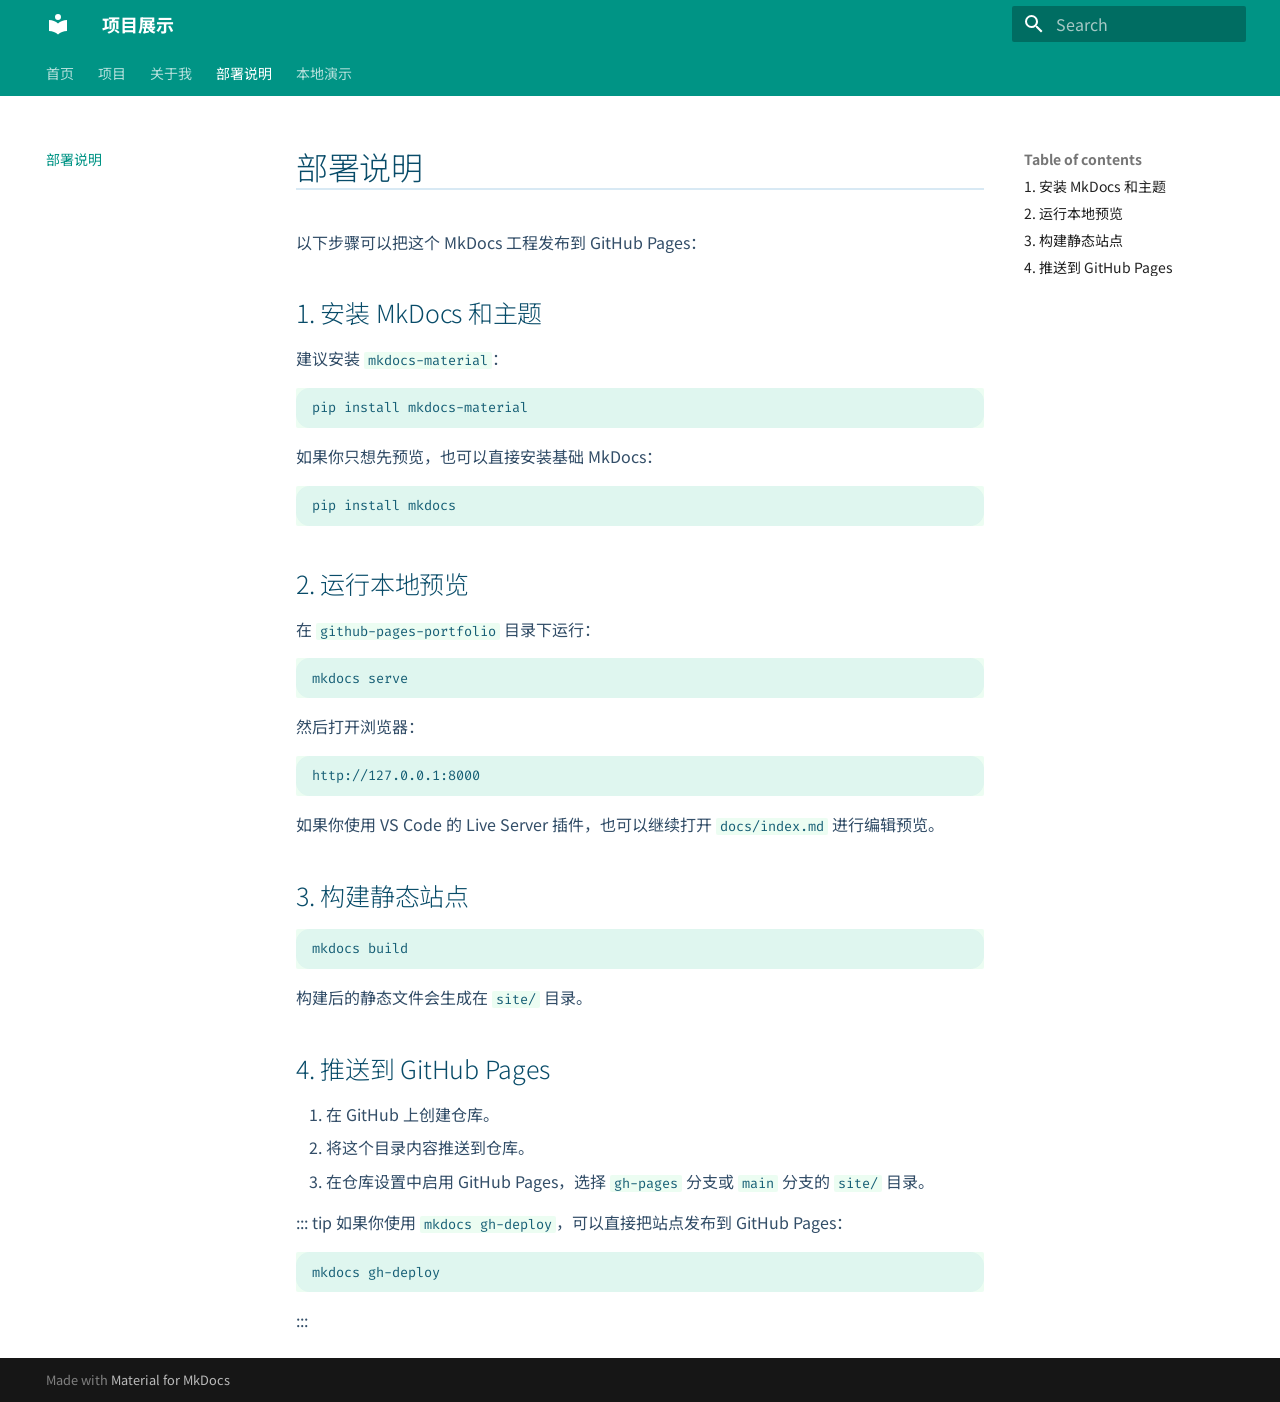
<file: site/deploy/index.html>
<!doctype html>
<html lang="en" class="no-js">
  <head>
    
      <meta charset="utf-8">
      <meta name="viewport" content="width=device-width,initial-scale=1">
      
        <meta name="description" content="清新风格的个人项目组合展示，适合 HR 快速浏览。">
      
      
        <meta name="author" content="你的名字">
      
      
      
        <link rel="prev" href="../about/">
      
      
        <link rel="next" href="../local-demo/">
      
      
        
      
      
      <link rel="icon" href="../None">
      <meta name="generator" content="mkdocs-1.6.1, mkdocs-material-9.7.6">
    
    
      
        <title>部署说明 - 项目展示</title>
      
    
    
      <link rel="stylesheet" href="../assets/stylesheets/main.484c7ddc.min.css">
      
        
        <link rel="stylesheet" href="../assets/stylesheets/palette.ab4e12ef.min.css">
      
      


    
    
      
    
    
      
        
        
        <link rel="preconnect" href="https://fonts.gstatic.com" crossorigin>
        <link rel="stylesheet" href="https://fonts.googleapis.com/css?family=Noto+Sans+SC:300,300i,400,400i,700,700i%7CFira+Code:400,400i,700,700i&display=fallback">
        <style>:root{--md-text-font:"Noto Sans SC";--md-code-font:"Fira Code"}</style>
      
    
    
      <link rel="stylesheet" href="../css/extra.css">
    
    <script>__md_scope=new URL("..",location),__md_hash=e=>[...e].reduce(((e,_)=>(e<<5)-e+_.charCodeAt(0)),0),__md_get=(e,_=localStorage,t=__md_scope)=>JSON.parse(_.getItem(t.pathname+"."+e)),__md_set=(e,_,t=localStorage,a=__md_scope)=>{try{t.setItem(a.pathname+"."+e,JSON.stringify(_))}catch(e){}}</script>
    
      

    
    
  </head>
  
  
    
    
    
    
    
    <body dir="ltr" data-md-color-scheme="default" data-md-color-primary="teal" data-md-color-accent="amber">
  
    
    <input class="md-toggle" data-md-toggle="drawer" type="checkbox" id="__drawer" autocomplete="off">
    <input class="md-toggle" data-md-toggle="search" type="checkbox" id="__search" autocomplete="off">
    <label class="md-overlay" for="__drawer"></label>
    <div data-md-component="skip">
      
        
        <a href="#_1" class="md-skip">
          Skip to content
        </a>
      
    </div>
    <div data-md-component="announce">
      
    </div>
    
    
      

<header class="md-header" data-md-component="header">
  <nav class="md-header__inner md-grid" aria-label="Header">
    <a href=".." title="项目展示" class="md-header__button md-logo" aria-label="项目展示" data-md-component="logo">
      
  
  <svg xmlns="http://www.w3.org/2000/svg" viewBox="0 0 24 24"><path d="M12 8a3 3 0 0 0 3-3 3 3 0 0 0-3-3 3 3 0 0 0-3 3 3 3 0 0 0 3 3m0 3.54C9.64 9.35 6.5 8 3 8v11c3.5 0 6.64 1.35 9 3.54 2.36-2.19 5.5-3.54 9-3.54V8c-3.5 0-6.64 1.35-9 3.54"/></svg>

    </a>
    <label class="md-header__button md-icon" for="__drawer">
      
      <svg xmlns="http://www.w3.org/2000/svg" viewBox="0 0 24 24"><path d="M3 6h18v2H3zm0 5h18v2H3zm0 5h18v2H3z"/></svg>
    </label>
    <div class="md-header__title" data-md-component="header-title">
      <div class="md-header__ellipsis">
        <div class="md-header__topic">
          <span class="md-ellipsis">
            项目展示
          </span>
        </div>
        <div class="md-header__topic" data-md-component="header-topic">
          <span class="md-ellipsis">
            
              部署说明
            
          </span>
        </div>
      </div>
    </div>
    
      
    
    
    
    
      
      
        <label class="md-header__button md-icon" for="__search">
          
          <svg xmlns="http://www.w3.org/2000/svg" viewBox="0 0 24 24"><path d="M9.5 3A6.5 6.5 0 0 1 16 9.5c0 1.61-.59 3.09-1.56 4.23l.27.27h.79l5 5-1.5 1.5-5-5v-.79l-.27-.27A6.52 6.52 0 0 1 9.5 16 6.5 6.5 0 0 1 3 9.5 6.5 6.5 0 0 1 9.5 3m0 2C7 5 5 7 5 9.5S7 14 9.5 14 14 12 14 9.5 12 5 9.5 5"/></svg>
        </label>
        <div class="md-search" data-md-component="search" role="dialog">
  <label class="md-search__overlay" for="__search"></label>
  <div class="md-search__inner" role="search">
    <form class="md-search__form" name="search">
      <input type="text" class="md-search__input" name="query" aria-label="Search" placeholder="Search" autocapitalize="off" autocorrect="off" autocomplete="off" spellcheck="false" data-md-component="search-query" required>
      <label class="md-search__icon md-icon" for="__search">
        
        <svg xmlns="http://www.w3.org/2000/svg" viewBox="0 0 24 24"><path d="M9.5 3A6.5 6.5 0 0 1 16 9.5c0 1.61-.59 3.09-1.56 4.23l.27.27h.79l5 5-1.5 1.5-5-5v-.79l-.27-.27A6.52 6.52 0 0 1 9.5 16 6.5 6.5 0 0 1 3 9.5 6.5 6.5 0 0 1 9.5 3m0 2C7 5 5 7 5 9.5S7 14 9.5 14 14 12 14 9.5 12 5 9.5 5"/></svg>
        
        <svg xmlns="http://www.w3.org/2000/svg" viewBox="0 0 24 24"><path d="M20 11v2H8l5.5 5.5-1.42 1.42L4.16 12l7.92-7.92L13.5 5.5 8 11z"/></svg>
      </label>
      <nav class="md-search__options" aria-label="Search">
        
        <button type="reset" class="md-search__icon md-icon" title="Clear" aria-label="Clear" tabindex="-1">
          
          <svg xmlns="http://www.w3.org/2000/svg" viewBox="0 0 24 24"><path d="M19 6.41 17.59 5 12 10.59 6.41 5 5 6.41 10.59 12 5 17.59 6.41 19 12 13.41 17.59 19 19 17.59 13.41 12z"/></svg>
        </button>
      </nav>
      
        <div class="md-search__suggest" data-md-component="search-suggest"></div>
      
    </form>
    <div class="md-search__output">
      <div class="md-search__scrollwrap" tabindex="0" data-md-scrollfix>
        <div class="md-search-result" data-md-component="search-result">
          <div class="md-search-result__meta">
            Initializing search
          </div>
          <ol class="md-search-result__list" role="presentation"></ol>
        </div>
      </div>
    </div>
  </div>
</div>
      
    
    
  </nav>
  
</header>
    
    <div class="md-container" data-md-component="container">
      
      
        
          
            
<nav class="md-tabs" aria-label="Tabs" data-md-component="tabs">
  <div class="md-grid">
    <ul class="md-tabs__list">
      
        
  
  
  
  
    <li class="md-tabs__item">
      <a href=".." class="md-tabs__link">
        
  
  
    
  
  首页

      </a>
    </li>
  

      
        
  
  
  
  
    
    
      <li class="md-tabs__item">
        <a href="../projects/bbq-leadgen/" class="md-tabs__link">
          
  
  
  项目

        </a>
      </li>
    
  

      
        
  
  
  
  
    <li class="md-tabs__item">
      <a href="../about/" class="md-tabs__link">
        
  
  
    
  
  关于我

      </a>
    </li>
  

      
        
  
  
  
    
  
  
    <li class="md-tabs__item md-tabs__item--active">
      <a href="./" class="md-tabs__link">
        
  
  
    
  
  部署说明

      </a>
    </li>
  

      
        
  
  
  
  
    <li class="md-tabs__item">
      <a href="../local-demo/" class="md-tabs__link">
        
  
  
    
  
  本地演示

      </a>
    </li>
  

      
    </ul>
  </div>
</nav>
          
        
      
      <main class="md-main" data-md-component="main">
        <div class="md-main__inner md-grid">
          
            
              
              <div class="md-sidebar md-sidebar--primary" data-md-component="sidebar" data-md-type="navigation" >
                <div class="md-sidebar__scrollwrap">
                  <div class="md-sidebar__inner">
                    


  


<nav class="md-nav md-nav--primary md-nav--lifted" aria-label="Navigation" data-md-level="0">
  <label class="md-nav__title" for="__drawer">
    <a href=".." title="项目展示" class="md-nav__button md-logo" aria-label="项目展示" data-md-component="logo">
      
  
  <svg xmlns="http://www.w3.org/2000/svg" viewBox="0 0 24 24"><path d="M12 8a3 3 0 0 0 3-3 3 3 0 0 0-3-3 3 3 0 0 0-3 3 3 3 0 0 0 3 3m0 3.54C9.64 9.35 6.5 8 3 8v11c3.5 0 6.64 1.35 9 3.54 2.36-2.19 5.5-3.54 9-3.54V8c-3.5 0-6.64 1.35-9 3.54"/></svg>

    </a>
    项目展示
  </label>
  
  <ul class="md-nav__list" data-md-scrollfix>
    
      
      
  
  
  
  
    <li class="md-nav__item">
      <a href=".." class="md-nav__link">
        
  
  
  <span class="md-ellipsis">
    
  
    首页
  

    
  </span>
  
  

      </a>
    </li>
  

    
      
      
  
  
  
  
    
    
    
    
      
      
        
      
    
    
    <li class="md-nav__item md-nav__item--nested">
      
        
        
        <input class="md-nav__toggle md-toggle " type="checkbox" id="__nav_2" >
        
          
          <label class="md-nav__link" for="__nav_2" id="__nav_2_label" tabindex="0">
            
  
  
  <span class="md-ellipsis">
    
  
    项目
  

    
  </span>
  
  

            <span class="md-nav__icon md-icon"></span>
          </label>
        
        <nav class="md-nav" data-md-level="1" aria-labelledby="__nav_2_label" aria-expanded="false">
          <label class="md-nav__title" for="__nav_2">
            <span class="md-nav__icon md-icon"></span>
            
  
    项目
  

          </label>
          <ul class="md-nav__list" data-md-scrollfix>
            
              
                
  
  
  
  
    <li class="md-nav__item">
      <a href="../projects/bbq-leadgen/" class="md-nav__link">
        
  
  
  <span class="md-ellipsis">
    
  
    BBQ 线索生成
  

    
  </span>
  
  

      </a>
    </li>
  

              
            
              
                
  
  
  
  
    <li class="md-nav__item">
      <a href="../projects/youtube-painpoints/" class="md-nav__link">
        
  
  
  <span class="md-ellipsis">
    
  
    YouTube 评论分析
  

    
  </span>
  
  

      </a>
    </li>
  

              
            
              
                
  
  
  
  
    <li class="md-nav__item">
      <a href="../projects/webui-demo/" class="md-nav__link">
        
  
  
  <span class="md-ellipsis">
    
  
    浏览器自动化 Demo
  

    
  </span>
  
  

      </a>
    </li>
  

              
            
          </ul>
        </nav>
      
    </li>
  

    
      
      
  
  
  
  
    <li class="md-nav__item">
      <a href="../about/" class="md-nav__link">
        
  
  
  <span class="md-ellipsis">
    
  
    关于我
  

    
  </span>
  
  

      </a>
    </li>
  

    
      
      
  
  
    
  
  
  
    <li class="md-nav__item md-nav__item--active">
      
      <input class="md-nav__toggle md-toggle" type="checkbox" id="__toc">
      
      
        
      
      
        <label class="md-nav__link md-nav__link--active" for="__toc">
          
  
  
  <span class="md-ellipsis">
    
  
    部署说明
  

    
  </span>
  
  

          <span class="md-nav__icon md-icon"></span>
        </label>
      
      <a href="./" class="md-nav__link md-nav__link--active">
        
  
  
  <span class="md-ellipsis">
    
  
    部署说明
  

    
  </span>
  
  

      </a>
      
        

<nav class="md-nav md-nav--secondary" aria-label="Table of contents">
  
  
  
    
  
  
    <label class="md-nav__title" for="__toc">
      <span class="md-nav__icon md-icon"></span>
      Table of contents
    </label>
    <ul class="md-nav__list" data-md-component="toc" data-md-scrollfix>
      
        <li class="md-nav__item">
  <a href="#1-mkdocs" class="md-nav__link">
    <span class="md-ellipsis">
      
        1. 安装 MkDocs 和主题
      
    </span>
  </a>
  
</li>
      
        <li class="md-nav__item">
  <a href="#2" class="md-nav__link">
    <span class="md-ellipsis">
      
        2. 运行本地预览
      
    </span>
  </a>
  
</li>
      
        <li class="md-nav__item">
  <a href="#3" class="md-nav__link">
    <span class="md-ellipsis">
      
        3. 构建静态站点
      
    </span>
  </a>
  
</li>
      
        <li class="md-nav__item">
  <a href="#4-github-pages" class="md-nav__link">
    <span class="md-ellipsis">
      
        4. 推送到 GitHub Pages
      
    </span>
  </a>
  
</li>
      
    </ul>
  
</nav>
      
    </li>
  

    
      
      
  
  
  
  
    <li class="md-nav__item">
      <a href="../local-demo/" class="md-nav__link">
        
  
  
  <span class="md-ellipsis">
    
  
    本地演示
  

    
  </span>
  
  

      </a>
    </li>
  

    
  </ul>
</nav>
                  </div>
                </div>
              </div>
            
            
              
              <div class="md-sidebar md-sidebar--secondary" data-md-component="sidebar" data-md-type="toc" >
                <div class="md-sidebar__scrollwrap">
                  <div class="md-sidebar__inner">
                    

<nav class="md-nav md-nav--secondary" aria-label="Table of contents">
  
  
  
    
  
  
    <label class="md-nav__title" for="__toc">
      <span class="md-nav__icon md-icon"></span>
      Table of contents
    </label>
    <ul class="md-nav__list" data-md-component="toc" data-md-scrollfix>
      
        <li class="md-nav__item">
  <a href="#1-mkdocs" class="md-nav__link">
    <span class="md-ellipsis">
      
        1. 安装 MkDocs 和主题
      
    </span>
  </a>
  
</li>
      
        <li class="md-nav__item">
  <a href="#2" class="md-nav__link">
    <span class="md-ellipsis">
      
        2. 运行本地预览
      
    </span>
  </a>
  
</li>
      
        <li class="md-nav__item">
  <a href="#3" class="md-nav__link">
    <span class="md-ellipsis">
      
        3. 构建静态站点
      
    </span>
  </a>
  
</li>
      
        <li class="md-nav__item">
  <a href="#4-github-pages" class="md-nav__link">
    <span class="md-ellipsis">
      
        4. 推送到 GitHub Pages
      
    </span>
  </a>
  
</li>
      
    </ul>
  
</nav>
                  </div>
                </div>
              </div>
            
          
          
            <div class="md-content" data-md-component="content">
              
              <article class="md-content__inner md-typeset">
                
                  



<h1 id="_1">部署说明</h1>
<p>以下步骤可以把这个 MkDocs 工程发布到 GitHub Pages：</p>
<h2 id="1-mkdocs">1. 安装 MkDocs 和主题</h2>
<p>建议安装 <code>mkdocs-material</code>：</p>
<pre><code class="language-bash">pip install mkdocs-material
</code></pre>
<p>如果你只想先预览，也可以直接安装基础 MkDocs：</p>
<pre><code class="language-bash">pip install mkdocs
</code></pre>
<h2 id="2">2. 运行本地预览</h2>
<p>在 <code>github-pages-portfolio</code> 目录下运行：</p>
<pre><code class="language-bash">mkdocs serve
</code></pre>
<p>然后打开浏览器：</p>
<pre><code class="language-text">http://127.0.0.1:8000
</code></pre>
<p>如果你使用 VS Code 的 Live Server 插件，也可以继续打开 <code>docs/index.md</code> 进行编辑预览。</p>
<h2 id="3">3. 构建静态站点</h2>
<pre><code class="language-bash">mkdocs build
</code></pre>
<p>构建后的静态文件会生成在 <code>site/</code> 目录。</p>
<h2 id="4-github-pages">4. 推送到 GitHub Pages</h2>
<ol>
<li>在 GitHub 上创建仓库。</li>
<li>将这个目录内容推送到仓库。</li>
<li>在仓库设置中启用 GitHub Pages，选择 <code>gh-pages</code> 分支或 <code>main</code> 分支的 <code>site/</code> 目录。</li>
</ol>
<p>::: tip
如果你使用 <code>mkdocs gh-deploy</code>，可以直接把站点发布到 GitHub Pages：</p>
<pre><code class="language-bash">mkdocs gh-deploy
</code></pre>
<p>:::</p>












                
              </article>
            </div>
          
          
<script>var target=document.getElementById(location.hash.slice(1));target&&target.name&&(target.checked=target.name.startsWith("__tabbed_"))</script>
        </div>
        
      </main>
      
        <footer class="md-footer">
  
  <div class="md-footer-meta md-typeset">
    <div class="md-footer-meta__inner md-grid">
      <div class="md-copyright">
  
  
    Made with
    <a href="https://squidfunk.github.io/mkdocs-material/" target="_blank" rel="noopener">
      Material for MkDocs
    </a>
  
</div>
      
    </div>
  </div>
</footer>
      
    </div>
    <div class="md-dialog" data-md-component="dialog">
      <div class="md-dialog__inner md-typeset"></div>
    </div>
    
    
    
      
      
      <script id="__config" type="application/json">{"annotate": null, "base": "..", "features": ["navigation.instant", "navigation.sections", "navigation.tabs", "search.highlight", "search.suggest"], "search": "../assets/javascripts/workers/search.2c215733.min.js", "tags": null, "translations": {"clipboard.copied": "Copied to clipboard", "clipboard.copy": "Copy to clipboard", "search.result.more.one": "1 more on this page", "search.result.more.other": "# more on this page", "search.result.none": "No matching documents", "search.result.one": "1 matching document", "search.result.other": "# matching documents", "search.result.placeholder": "Type to start searching", "search.result.term.missing": "Missing", "select.version": "Select version"}, "version": null}</script>
    
    
      <script src="../assets/javascripts/bundle.79ae519e.min.js"></script>
      
    
  </body>
</html>
</file>
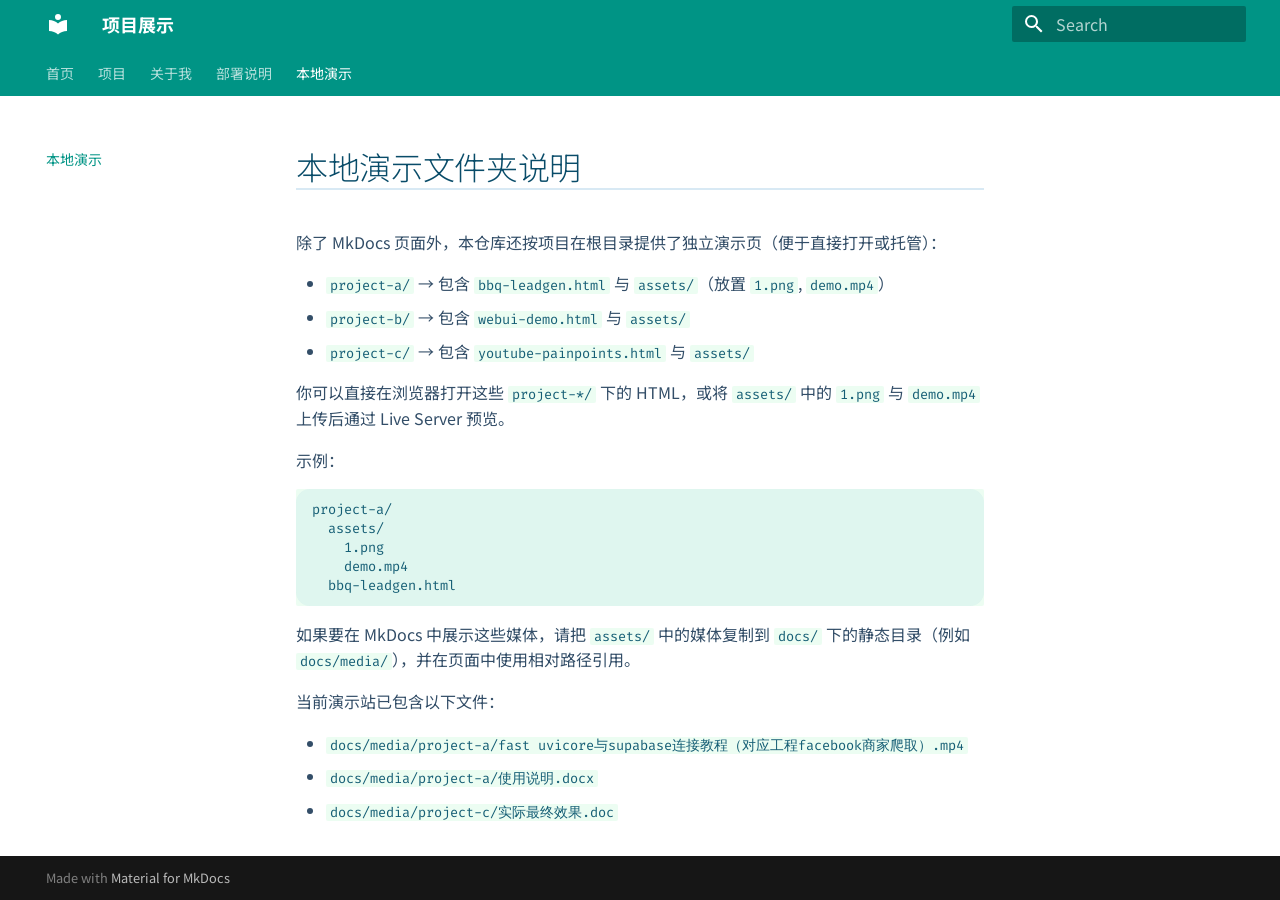
<file: site/local-demo/index.html>
<!doctype html>
<html lang="en" class="no-js">
  <head>
    
      <meta charset="utf-8">
      <meta name="viewport" content="width=device-width,initial-scale=1">
      
        <meta name="description" content="清新风格的个人项目组合展示，适合 HR 快速浏览。">
      
      
        <meta name="author" content="你的名字">
      
      
      
        <link rel="prev" href="../deploy/">
      
      
      
        
      
      
      <link rel="icon" href="../None">
      <meta name="generator" content="mkdocs-1.6.1, mkdocs-material-9.7.6">
    
    
      
        <title>本地演示 - 项目展示</title>
      
    
    
      <link rel="stylesheet" href="../assets/stylesheets/main.484c7ddc.min.css">
      
        
        <link rel="stylesheet" href="../assets/stylesheets/palette.ab4e12ef.min.css">
      
      


    
    
      
    
    
      
        
        
        <link rel="preconnect" href="https://fonts.gstatic.com" crossorigin>
        <link rel="stylesheet" href="https://fonts.googleapis.com/css?family=Noto+Sans+SC:300,300i,400,400i,700,700i%7CFira+Code:400,400i,700,700i&display=fallback">
        <style>:root{--md-text-font:"Noto Sans SC";--md-code-font:"Fira Code"}</style>
      
    
    
      <link rel="stylesheet" href="../css/extra.css">
    
    <script>__md_scope=new URL("..",location),__md_hash=e=>[...e].reduce(((e,_)=>(e<<5)-e+_.charCodeAt(0)),0),__md_get=(e,_=localStorage,t=__md_scope)=>JSON.parse(_.getItem(t.pathname+"."+e)),__md_set=(e,_,t=localStorage,a=__md_scope)=>{try{t.setItem(a.pathname+"."+e,JSON.stringify(_))}catch(e){}}</script>
    
      

    
    
  </head>
  
  
    
    
    
    
    
    <body dir="ltr" data-md-color-scheme="default" data-md-color-primary="teal" data-md-color-accent="amber">
  
    
    <input class="md-toggle" data-md-toggle="drawer" type="checkbox" id="__drawer" autocomplete="off">
    <input class="md-toggle" data-md-toggle="search" type="checkbox" id="__search" autocomplete="off">
    <label class="md-overlay" for="__drawer"></label>
    <div data-md-component="skip">
      
        
        <a href="#_1" class="md-skip">
          Skip to content
        </a>
      
    </div>
    <div data-md-component="announce">
      
    </div>
    
    
      

<header class="md-header" data-md-component="header">
  <nav class="md-header__inner md-grid" aria-label="Header">
    <a href=".." title="项目展示" class="md-header__button md-logo" aria-label="项目展示" data-md-component="logo">
      
  
  <svg xmlns="http://www.w3.org/2000/svg" viewBox="0 0 24 24"><path d="M12 8a3 3 0 0 0 3-3 3 3 0 0 0-3-3 3 3 0 0 0-3 3 3 3 0 0 0 3 3m0 3.54C9.64 9.35 6.5 8 3 8v11c3.5 0 6.64 1.35 9 3.54 2.36-2.19 5.5-3.54 9-3.54V8c-3.5 0-6.64 1.35-9 3.54"/></svg>

    </a>
    <label class="md-header__button md-icon" for="__drawer">
      
      <svg xmlns="http://www.w3.org/2000/svg" viewBox="0 0 24 24"><path d="M3 6h18v2H3zm0 5h18v2H3zm0 5h18v2H3z"/></svg>
    </label>
    <div class="md-header__title" data-md-component="header-title">
      <div class="md-header__ellipsis">
        <div class="md-header__topic">
          <span class="md-ellipsis">
            项目展示
          </span>
        </div>
        <div class="md-header__topic" data-md-component="header-topic">
          <span class="md-ellipsis">
            
              本地演示
            
          </span>
        </div>
      </div>
    </div>
    
      
    
    
    
    
      
      
        <label class="md-header__button md-icon" for="__search">
          
          <svg xmlns="http://www.w3.org/2000/svg" viewBox="0 0 24 24"><path d="M9.5 3A6.5 6.5 0 0 1 16 9.5c0 1.61-.59 3.09-1.56 4.23l.27.27h.79l5 5-1.5 1.5-5-5v-.79l-.27-.27A6.52 6.52 0 0 1 9.5 16 6.5 6.5 0 0 1 3 9.5 6.5 6.5 0 0 1 9.5 3m0 2C7 5 5 7 5 9.5S7 14 9.5 14 14 12 14 9.5 12 5 9.5 5"/></svg>
        </label>
        <div class="md-search" data-md-component="search" role="dialog">
  <label class="md-search__overlay" for="__search"></label>
  <div class="md-search__inner" role="search">
    <form class="md-search__form" name="search">
      <input type="text" class="md-search__input" name="query" aria-label="Search" placeholder="Search" autocapitalize="off" autocorrect="off" autocomplete="off" spellcheck="false" data-md-component="search-query" required>
      <label class="md-search__icon md-icon" for="__search">
        
        <svg xmlns="http://www.w3.org/2000/svg" viewBox="0 0 24 24"><path d="M9.5 3A6.5 6.5 0 0 1 16 9.5c0 1.61-.59 3.09-1.56 4.23l.27.27h.79l5 5-1.5 1.5-5-5v-.79l-.27-.27A6.52 6.52 0 0 1 9.5 16 6.5 6.5 0 0 1 3 9.5 6.5 6.5 0 0 1 9.5 3m0 2C7 5 5 7 5 9.5S7 14 9.5 14 14 12 14 9.5 12 5 9.5 5"/></svg>
        
        <svg xmlns="http://www.w3.org/2000/svg" viewBox="0 0 24 24"><path d="M20 11v2H8l5.5 5.5-1.42 1.42L4.16 12l7.92-7.92L13.5 5.5 8 11z"/></svg>
      </label>
      <nav class="md-search__options" aria-label="Search">
        
        <button type="reset" class="md-search__icon md-icon" title="Clear" aria-label="Clear" tabindex="-1">
          
          <svg xmlns="http://www.w3.org/2000/svg" viewBox="0 0 24 24"><path d="M19 6.41 17.59 5 12 10.59 6.41 5 5 6.41 10.59 12 5 17.59 6.41 19 12 13.41 17.59 19 19 17.59 13.41 12z"/></svg>
        </button>
      </nav>
      
        <div class="md-search__suggest" data-md-component="search-suggest"></div>
      
    </form>
    <div class="md-search__output">
      <div class="md-search__scrollwrap" tabindex="0" data-md-scrollfix>
        <div class="md-search-result" data-md-component="search-result">
          <div class="md-search-result__meta">
            Initializing search
          </div>
          <ol class="md-search-result__list" role="presentation"></ol>
        </div>
      </div>
    </div>
  </div>
</div>
      
    
    
  </nav>
  
</header>
    
    <div class="md-container" data-md-component="container">
      
      
        
          
            
<nav class="md-tabs" aria-label="Tabs" data-md-component="tabs">
  <div class="md-grid">
    <ul class="md-tabs__list">
      
        
  
  
  
  
    <li class="md-tabs__item">
      <a href=".." class="md-tabs__link">
        
  
  
    
  
  首页

      </a>
    </li>
  

      
        
  
  
  
  
    
    
      <li class="md-tabs__item">
        <a href="../projects/bbq-leadgen/" class="md-tabs__link">
          
  
  
  项目

        </a>
      </li>
    
  

      
        
  
  
  
  
    <li class="md-tabs__item">
      <a href="../about/" class="md-tabs__link">
        
  
  
    
  
  关于我

      </a>
    </li>
  

      
        
  
  
  
  
    <li class="md-tabs__item">
      <a href="../deploy/" class="md-tabs__link">
        
  
  
    
  
  部署说明

      </a>
    </li>
  

      
        
  
  
  
    
  
  
    <li class="md-tabs__item md-tabs__item--active">
      <a href="./" class="md-tabs__link">
        
  
  
    
  
  本地演示

      </a>
    </li>
  

      
    </ul>
  </div>
</nav>
          
        
      
      <main class="md-main" data-md-component="main">
        <div class="md-main__inner md-grid">
          
            
              
              <div class="md-sidebar md-sidebar--primary" data-md-component="sidebar" data-md-type="navigation" >
                <div class="md-sidebar__scrollwrap">
                  <div class="md-sidebar__inner">
                    


  


<nav class="md-nav md-nav--primary md-nav--lifted" aria-label="Navigation" data-md-level="0">
  <label class="md-nav__title" for="__drawer">
    <a href=".." title="项目展示" class="md-nav__button md-logo" aria-label="项目展示" data-md-component="logo">
      
  
  <svg xmlns="http://www.w3.org/2000/svg" viewBox="0 0 24 24"><path d="M12 8a3 3 0 0 0 3-3 3 3 0 0 0-3-3 3 3 0 0 0-3 3 3 3 0 0 0 3 3m0 3.54C9.64 9.35 6.5 8 3 8v11c3.5 0 6.64 1.35 9 3.54 2.36-2.19 5.5-3.54 9-3.54V8c-3.5 0-6.64 1.35-9 3.54"/></svg>

    </a>
    项目展示
  </label>
  
  <ul class="md-nav__list" data-md-scrollfix>
    
      
      
  
  
  
  
    <li class="md-nav__item">
      <a href=".." class="md-nav__link">
        
  
  
  <span class="md-ellipsis">
    
  
    首页
  

    
  </span>
  
  

      </a>
    </li>
  

    
      
      
  
  
  
  
    
    
    
    
      
      
        
      
    
    
    <li class="md-nav__item md-nav__item--nested">
      
        
        
        <input class="md-nav__toggle md-toggle " type="checkbox" id="__nav_2" >
        
          
          <label class="md-nav__link" for="__nav_2" id="__nav_2_label" tabindex="0">
            
  
  
  <span class="md-ellipsis">
    
  
    项目
  

    
  </span>
  
  

            <span class="md-nav__icon md-icon"></span>
          </label>
        
        <nav class="md-nav" data-md-level="1" aria-labelledby="__nav_2_label" aria-expanded="false">
          <label class="md-nav__title" for="__nav_2">
            <span class="md-nav__icon md-icon"></span>
            
  
    项目
  

          </label>
          <ul class="md-nav__list" data-md-scrollfix>
            
              
                
  
  
  
  
    <li class="md-nav__item">
      <a href="../projects/bbq-leadgen/" class="md-nav__link">
        
  
  
  <span class="md-ellipsis">
    
  
    BBQ 线索生成
  

    
  </span>
  
  

      </a>
    </li>
  

              
            
              
                
  
  
  
  
    <li class="md-nav__item">
      <a href="../projects/youtube-painpoints/" class="md-nav__link">
        
  
  
  <span class="md-ellipsis">
    
  
    YouTube 评论分析
  

    
  </span>
  
  

      </a>
    </li>
  

              
            
              
                
  
  
  
  
    <li class="md-nav__item">
      <a href="../projects/webui-demo/" class="md-nav__link">
        
  
  
  <span class="md-ellipsis">
    
  
    浏览器自动化 Demo
  

    
  </span>
  
  

      </a>
    </li>
  

              
            
          </ul>
        </nav>
      
    </li>
  

    
      
      
  
  
  
  
    <li class="md-nav__item">
      <a href="../about/" class="md-nav__link">
        
  
  
  <span class="md-ellipsis">
    
  
    关于我
  

    
  </span>
  
  

      </a>
    </li>
  

    
      
      
  
  
  
  
    <li class="md-nav__item">
      <a href="../deploy/" class="md-nav__link">
        
  
  
  <span class="md-ellipsis">
    
  
    部署说明
  

    
  </span>
  
  

      </a>
    </li>
  

    
      
      
  
  
    
  
  
  
    <li class="md-nav__item md-nav__item--active">
      
      <input class="md-nav__toggle md-toggle" type="checkbox" id="__toc">
      
      
        
      
      
      <a href="./" class="md-nav__link md-nav__link--active">
        
  
  
  <span class="md-ellipsis">
    
  
    本地演示
  

    
  </span>
  
  

      </a>
      
    </li>
  

    
  </ul>
</nav>
                  </div>
                </div>
              </div>
            
            
              
              <div class="md-sidebar md-sidebar--secondary" data-md-component="sidebar" data-md-type="toc" >
                <div class="md-sidebar__scrollwrap">
                  <div class="md-sidebar__inner">
                    

<nav class="md-nav md-nav--secondary" aria-label="Table of contents">
  
  
  
    
  
  
</nav>
                  </div>
                </div>
              </div>
            
          
          
            <div class="md-content" data-md-component="content">
              
              <article class="md-content__inner md-typeset">
                
                  



<h1 id="_1">本地演示文件夹说明</h1>
<p>除了 MkDocs 页面外，本仓库还按项目在根目录提供了独立演示页（便于直接打开或托管）：</p>
<ul>
<li><code>project-a/</code> → 包含 <code>bbq-leadgen.html</code> 与 <code>assets/</code>（放置 <code>1.png</code>, <code>demo.mp4</code>）</li>
<li><code>project-b/</code> → 包含 <code>webui-demo.html</code> 与 <code>assets/</code></li>
<li><code>project-c/</code> → 包含 <code>youtube-painpoints.html</code> 与 <code>assets/</code></li>
</ul>
<p>你可以直接在浏览器打开这些 <code>project-*/</code> 下的 HTML，或将 <code>assets/</code> 中的 <code>1.png</code> 与 <code>demo.mp4</code> 上传后通过 Live Server 预览。</p>
<p>示例：</p>
<pre><code>project-a/
  assets/
    1.png
    demo.mp4
  bbq-leadgen.html
</code></pre>
<p>如果要在 MkDocs 中展示这些媒体，请把 <code>assets/</code> 中的媒体复制到 <code>docs/</code> 下的静态目录（例如 <code>docs/media/</code>），并在页面中使用相对路径引用。</p>
<p>当前演示站已包含以下文件：</p>
<ul>
<li><code>docs/media/project-a/fast uvicore与supabase连接教程（对应工程facebook商家爬取）.mp4</code></li>
<li><code>docs/media/project-a/使用说明.docx</code></li>
<li><code>docs/media/project-c/实际最终效果.doc</code></li>
</ul>












                
              </article>
            </div>
          
          
<script>var target=document.getElementById(location.hash.slice(1));target&&target.name&&(target.checked=target.name.startsWith("__tabbed_"))</script>
        </div>
        
      </main>
      
        <footer class="md-footer">
  
  <div class="md-footer-meta md-typeset">
    <div class="md-footer-meta__inner md-grid">
      <div class="md-copyright">
  
  
    Made with
    <a href="https://squidfunk.github.io/mkdocs-material/" target="_blank" rel="noopener">
      Material for MkDocs
    </a>
  
</div>
      
    </div>
  </div>
</footer>
      
    </div>
    <div class="md-dialog" data-md-component="dialog">
      <div class="md-dialog__inner md-typeset"></div>
    </div>
    
    
    
      
      
      <script id="__config" type="application/json">{"annotate": null, "base": "..", "features": ["navigation.instant", "navigation.sections", "navigation.tabs", "search.highlight", "search.suggest"], "search": "../assets/javascripts/workers/search.2c215733.min.js", "tags": null, "translations": {"clipboard.copied": "Copied to clipboard", "clipboard.copy": "Copy to clipboard", "search.result.more.one": "1 more on this page", "search.result.more.other": "# more on this page", "search.result.none": "No matching documents", "search.result.one": "1 matching document", "search.result.other": "# matching documents", "search.result.placeholder": "Type to start searching", "search.result.term.missing": "Missing", "select.version": "Select version"}, "version": null}</script>
    
    
      <script src="../assets/javascripts/bundle.79ae519e.min.js"></script>
      
    
  </body>
</html>
</file>
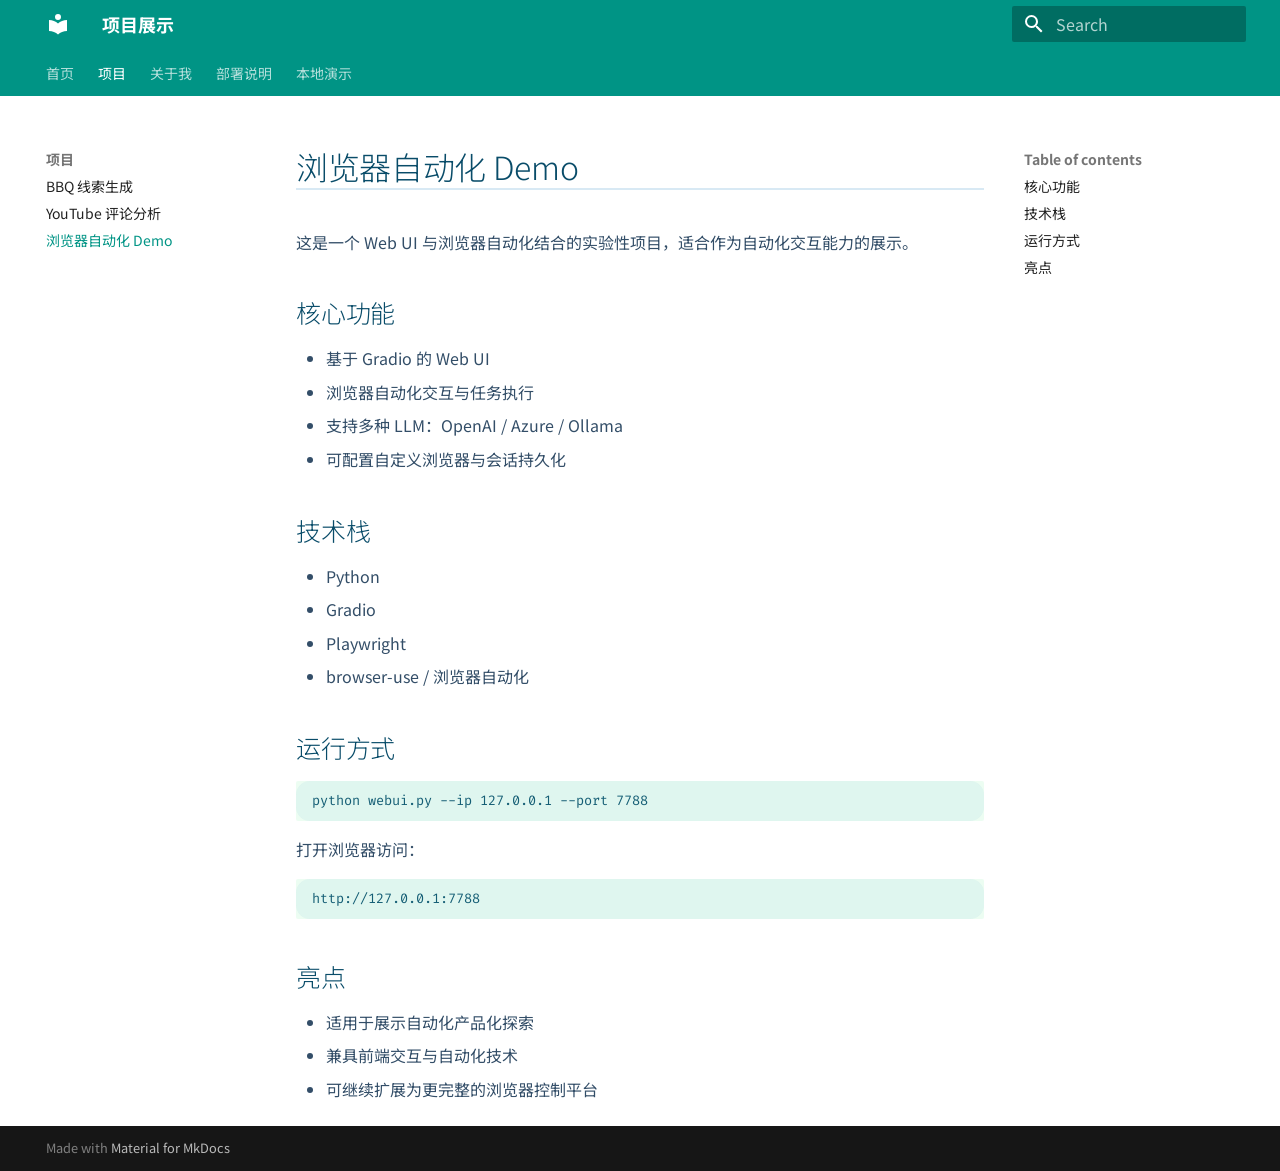
<file: site/projects/webui-demo/index.html>
<!doctype html>
<html lang="en" class="no-js">
  <head>
    
      <meta charset="utf-8">
      <meta name="viewport" content="width=device-width,initial-scale=1">
      
        <meta name="description" content="清新风格的个人项目组合展示，适合 HR 快速浏览。">
      
      
        <meta name="author" content="你的名字">
      
      
      
        <link rel="prev" href="../youtube-painpoints/">
      
      
        <link rel="next" href="../../about/">
      
      
        
      
      
      <link rel="icon" href="../../None">
      <meta name="generator" content="mkdocs-1.6.1, mkdocs-material-9.7.6">
    
    
      
        <title>浏览器自动化 Demo - 项目展示</title>
      
    
    
      <link rel="stylesheet" href="../../assets/stylesheets/main.484c7ddc.min.css">
      
        
        <link rel="stylesheet" href="../../assets/stylesheets/palette.ab4e12ef.min.css">
      
      


    
    
      
    
    
      
        
        
        <link rel="preconnect" href="https://fonts.gstatic.com" crossorigin>
        <link rel="stylesheet" href="https://fonts.googleapis.com/css?family=Noto+Sans+SC:300,300i,400,400i,700,700i%7CFira+Code:400,400i,700,700i&display=fallback">
        <style>:root{--md-text-font:"Noto Sans SC";--md-code-font:"Fira Code"}</style>
      
    
    
      <link rel="stylesheet" href="../../css/extra.css">
    
    <script>__md_scope=new URL("../..",location),__md_hash=e=>[...e].reduce(((e,_)=>(e<<5)-e+_.charCodeAt(0)),0),__md_get=(e,_=localStorage,t=__md_scope)=>JSON.parse(_.getItem(t.pathname+"."+e)),__md_set=(e,_,t=localStorage,a=__md_scope)=>{try{t.setItem(a.pathname+"."+e,JSON.stringify(_))}catch(e){}}</script>
    
      

    
    
  </head>
  
  
    
    
    
    
    
    <body dir="ltr" data-md-color-scheme="default" data-md-color-primary="teal" data-md-color-accent="amber">
  
    
    <input class="md-toggle" data-md-toggle="drawer" type="checkbox" id="__drawer" autocomplete="off">
    <input class="md-toggle" data-md-toggle="search" type="checkbox" id="__search" autocomplete="off">
    <label class="md-overlay" for="__drawer"></label>
    <div data-md-component="skip">
      
        
        <a href="#demo" class="md-skip">
          Skip to content
        </a>
      
    </div>
    <div data-md-component="announce">
      
    </div>
    
    
      

<header class="md-header" data-md-component="header">
  <nav class="md-header__inner md-grid" aria-label="Header">
    <a href="../.." title="项目展示" class="md-header__button md-logo" aria-label="项目展示" data-md-component="logo">
      
  
  <svg xmlns="http://www.w3.org/2000/svg" viewBox="0 0 24 24"><path d="M12 8a3 3 0 0 0 3-3 3 3 0 0 0-3-3 3 3 0 0 0-3 3 3 3 0 0 0 3 3m0 3.54C9.64 9.35 6.5 8 3 8v11c3.5 0 6.64 1.35 9 3.54 2.36-2.19 5.5-3.54 9-3.54V8c-3.5 0-6.64 1.35-9 3.54"/></svg>

    </a>
    <label class="md-header__button md-icon" for="__drawer">
      
      <svg xmlns="http://www.w3.org/2000/svg" viewBox="0 0 24 24"><path d="M3 6h18v2H3zm0 5h18v2H3zm0 5h18v2H3z"/></svg>
    </label>
    <div class="md-header__title" data-md-component="header-title">
      <div class="md-header__ellipsis">
        <div class="md-header__topic">
          <span class="md-ellipsis">
            项目展示
          </span>
        </div>
        <div class="md-header__topic" data-md-component="header-topic">
          <span class="md-ellipsis">
            
              浏览器自动化 Demo
            
          </span>
        </div>
      </div>
    </div>
    
      
    
    
    
    
      
      
        <label class="md-header__button md-icon" for="__search">
          
          <svg xmlns="http://www.w3.org/2000/svg" viewBox="0 0 24 24"><path d="M9.5 3A6.5 6.5 0 0 1 16 9.5c0 1.61-.59 3.09-1.56 4.23l.27.27h.79l5 5-1.5 1.5-5-5v-.79l-.27-.27A6.52 6.52 0 0 1 9.5 16 6.5 6.5 0 0 1 3 9.5 6.5 6.5 0 0 1 9.5 3m0 2C7 5 5 7 5 9.5S7 14 9.5 14 14 12 14 9.5 12 5 9.5 5"/></svg>
        </label>
        <div class="md-search" data-md-component="search" role="dialog">
  <label class="md-search__overlay" for="__search"></label>
  <div class="md-search__inner" role="search">
    <form class="md-search__form" name="search">
      <input type="text" class="md-search__input" name="query" aria-label="Search" placeholder="Search" autocapitalize="off" autocorrect="off" autocomplete="off" spellcheck="false" data-md-component="search-query" required>
      <label class="md-search__icon md-icon" for="__search">
        
        <svg xmlns="http://www.w3.org/2000/svg" viewBox="0 0 24 24"><path d="M9.5 3A6.5 6.5 0 0 1 16 9.5c0 1.61-.59 3.09-1.56 4.23l.27.27h.79l5 5-1.5 1.5-5-5v-.79l-.27-.27A6.52 6.52 0 0 1 9.5 16 6.5 6.5 0 0 1 3 9.5 6.5 6.5 0 0 1 9.5 3m0 2C7 5 5 7 5 9.5S7 14 9.5 14 14 12 14 9.5 12 5 9.5 5"/></svg>
        
        <svg xmlns="http://www.w3.org/2000/svg" viewBox="0 0 24 24"><path d="M20 11v2H8l5.5 5.5-1.42 1.42L4.16 12l7.92-7.92L13.5 5.5 8 11z"/></svg>
      </label>
      <nav class="md-search__options" aria-label="Search">
        
        <button type="reset" class="md-search__icon md-icon" title="Clear" aria-label="Clear" tabindex="-1">
          
          <svg xmlns="http://www.w3.org/2000/svg" viewBox="0 0 24 24"><path d="M19 6.41 17.59 5 12 10.59 6.41 5 5 6.41 10.59 12 5 17.59 6.41 19 12 13.41 17.59 19 19 17.59 13.41 12z"/></svg>
        </button>
      </nav>
      
        <div class="md-search__suggest" data-md-component="search-suggest"></div>
      
    </form>
    <div class="md-search__output">
      <div class="md-search__scrollwrap" tabindex="0" data-md-scrollfix>
        <div class="md-search-result" data-md-component="search-result">
          <div class="md-search-result__meta">
            Initializing search
          </div>
          <ol class="md-search-result__list" role="presentation"></ol>
        </div>
      </div>
    </div>
  </div>
</div>
      
    
    
  </nav>
  
</header>
    
    <div class="md-container" data-md-component="container">
      
      
        
          
            
<nav class="md-tabs" aria-label="Tabs" data-md-component="tabs">
  <div class="md-grid">
    <ul class="md-tabs__list">
      
        
  
  
  
  
    <li class="md-tabs__item">
      <a href="../.." class="md-tabs__link">
        
  
  
    
  
  首页

      </a>
    </li>
  

      
        
  
  
  
    
  
  
    
    
      <li class="md-tabs__item md-tabs__item--active">
        <a href="../bbq-leadgen/" class="md-tabs__link">
          
  
  
  项目

        </a>
      </li>
    
  

      
        
  
  
  
  
    <li class="md-tabs__item">
      <a href="../../about/" class="md-tabs__link">
        
  
  
    
  
  关于我

      </a>
    </li>
  

      
        
  
  
  
  
    <li class="md-tabs__item">
      <a href="../../deploy/" class="md-tabs__link">
        
  
  
    
  
  部署说明

      </a>
    </li>
  

      
        
  
  
  
  
    <li class="md-tabs__item">
      <a href="../../local-demo/" class="md-tabs__link">
        
  
  
    
  
  本地演示

      </a>
    </li>
  

      
    </ul>
  </div>
</nav>
          
        
      
      <main class="md-main" data-md-component="main">
        <div class="md-main__inner md-grid">
          
            
              
              <div class="md-sidebar md-sidebar--primary" data-md-component="sidebar" data-md-type="navigation" >
                <div class="md-sidebar__scrollwrap">
                  <div class="md-sidebar__inner">
                    


  


<nav class="md-nav md-nav--primary md-nav--lifted" aria-label="Navigation" data-md-level="0">
  <label class="md-nav__title" for="__drawer">
    <a href="../.." title="项目展示" class="md-nav__button md-logo" aria-label="项目展示" data-md-component="logo">
      
  
  <svg xmlns="http://www.w3.org/2000/svg" viewBox="0 0 24 24"><path d="M12 8a3 3 0 0 0 3-3 3 3 0 0 0-3-3 3 3 0 0 0-3 3 3 3 0 0 0 3 3m0 3.54C9.64 9.35 6.5 8 3 8v11c3.5 0 6.64 1.35 9 3.54 2.36-2.19 5.5-3.54 9-3.54V8c-3.5 0-6.64 1.35-9 3.54"/></svg>

    </a>
    项目展示
  </label>
  
  <ul class="md-nav__list" data-md-scrollfix>
    
      
      
  
  
  
  
    <li class="md-nav__item">
      <a href="../.." class="md-nav__link">
        
  
  
  <span class="md-ellipsis">
    
  
    首页
  

    
  </span>
  
  

      </a>
    </li>
  

    
      
      
  
  
    
  
  
  
    
    
    
    
      
        
        
      
      
        
      
    
    
    <li class="md-nav__item md-nav__item--active md-nav__item--section md-nav__item--nested">
      
        
        
        <input class="md-nav__toggle md-toggle " type="checkbox" id="__nav_2" checked>
        
          
          <label class="md-nav__link" for="__nav_2" id="__nav_2_label" tabindex="">
            
  
  
  <span class="md-ellipsis">
    
  
    项目
  

    
  </span>
  
  

            <span class="md-nav__icon md-icon"></span>
          </label>
        
        <nav class="md-nav" data-md-level="1" aria-labelledby="__nav_2_label" aria-expanded="true">
          <label class="md-nav__title" for="__nav_2">
            <span class="md-nav__icon md-icon"></span>
            
  
    项目
  

          </label>
          <ul class="md-nav__list" data-md-scrollfix>
            
              
                
  
  
  
  
    <li class="md-nav__item">
      <a href="../bbq-leadgen/" class="md-nav__link">
        
  
  
  <span class="md-ellipsis">
    
  
    BBQ 线索生成
  

    
  </span>
  
  

      </a>
    </li>
  

              
            
              
                
  
  
  
  
    <li class="md-nav__item">
      <a href="../youtube-painpoints/" class="md-nav__link">
        
  
  
  <span class="md-ellipsis">
    
  
    YouTube 评论分析
  

    
  </span>
  
  

      </a>
    </li>
  

              
            
              
                
  
  
    
  
  
  
    <li class="md-nav__item md-nav__item--active">
      
      <input class="md-nav__toggle md-toggle" type="checkbox" id="__toc">
      
      
        
      
      
        <label class="md-nav__link md-nav__link--active" for="__toc">
          
  
  
  <span class="md-ellipsis">
    
  
    浏览器自动化 Demo
  

    
  </span>
  
  

          <span class="md-nav__icon md-icon"></span>
        </label>
      
      <a href="./" class="md-nav__link md-nav__link--active">
        
  
  
  <span class="md-ellipsis">
    
  
    浏览器自动化 Demo
  

    
  </span>
  
  

      </a>
      
        

<nav class="md-nav md-nav--secondary" aria-label="Table of contents">
  
  
  
    
  
  
    <label class="md-nav__title" for="__toc">
      <span class="md-nav__icon md-icon"></span>
      Table of contents
    </label>
    <ul class="md-nav__list" data-md-component="toc" data-md-scrollfix>
      
        <li class="md-nav__item">
  <a href="#_1" class="md-nav__link">
    <span class="md-ellipsis">
      
        核心功能
      
    </span>
  </a>
  
</li>
      
        <li class="md-nav__item">
  <a href="#_2" class="md-nav__link">
    <span class="md-ellipsis">
      
        技术栈
      
    </span>
  </a>
  
</li>
      
        <li class="md-nav__item">
  <a href="#_3" class="md-nav__link">
    <span class="md-ellipsis">
      
        运行方式
      
    </span>
  </a>
  
</li>
      
        <li class="md-nav__item">
  <a href="#_4" class="md-nav__link">
    <span class="md-ellipsis">
      
        亮点
      
    </span>
  </a>
  
</li>
      
    </ul>
  
</nav>
      
    </li>
  

              
            
          </ul>
        </nav>
      
    </li>
  

    
      
      
  
  
  
  
    <li class="md-nav__item">
      <a href="../../about/" class="md-nav__link">
        
  
  
  <span class="md-ellipsis">
    
  
    关于我
  

    
  </span>
  
  

      </a>
    </li>
  

    
      
      
  
  
  
  
    <li class="md-nav__item">
      <a href="../../deploy/" class="md-nav__link">
        
  
  
  <span class="md-ellipsis">
    
  
    部署说明
  

    
  </span>
  
  

      </a>
    </li>
  

    
      
      
  
  
  
  
    <li class="md-nav__item">
      <a href="../../local-demo/" class="md-nav__link">
        
  
  
  <span class="md-ellipsis">
    
  
    本地演示
  

    
  </span>
  
  

      </a>
    </li>
  

    
  </ul>
</nav>
                  </div>
                </div>
              </div>
            
            
              
              <div class="md-sidebar md-sidebar--secondary" data-md-component="sidebar" data-md-type="toc" >
                <div class="md-sidebar__scrollwrap">
                  <div class="md-sidebar__inner">
                    

<nav class="md-nav md-nav--secondary" aria-label="Table of contents">
  
  
  
    
  
  
    <label class="md-nav__title" for="__toc">
      <span class="md-nav__icon md-icon"></span>
      Table of contents
    </label>
    <ul class="md-nav__list" data-md-component="toc" data-md-scrollfix>
      
        <li class="md-nav__item">
  <a href="#_1" class="md-nav__link">
    <span class="md-ellipsis">
      
        核心功能
      
    </span>
  </a>
  
</li>
      
        <li class="md-nav__item">
  <a href="#_2" class="md-nav__link">
    <span class="md-ellipsis">
      
        技术栈
      
    </span>
  </a>
  
</li>
      
        <li class="md-nav__item">
  <a href="#_3" class="md-nav__link">
    <span class="md-ellipsis">
      
        运行方式
      
    </span>
  </a>
  
</li>
      
        <li class="md-nav__item">
  <a href="#_4" class="md-nav__link">
    <span class="md-ellipsis">
      
        亮点
      
    </span>
  </a>
  
</li>
      
    </ul>
  
</nav>
                  </div>
                </div>
              </div>
            
          
          
            <div class="md-content" data-md-component="content">
              
              <article class="md-content__inner md-typeset">
                
                  



<h1 id="demo">浏览器自动化 Demo</h1>
<p>这是一个 Web UI 与浏览器自动化结合的实验性项目，适合作为自动化交互能力的展示。</p>
<h2 id="_1">核心功能</h2>
<ul>
<li>基于 Gradio 的 Web UI</li>
<li>浏览器自动化交互与任务执行</li>
<li>支持多种 LLM：OpenAI / Azure / Ollama</li>
<li>可配置自定义浏览器与会话持久化</li>
</ul>
<h2 id="_2">技术栈</h2>
<ul>
<li>Python</li>
<li>Gradio</li>
<li>Playwright</li>
<li>browser-use / 浏览器自动化</li>
</ul>
<h2 id="_3">运行方式</h2>
<pre><code class="language-bash">python webui.py --ip 127.0.0.1 --port 7788
</code></pre>
<p>打开浏览器访问：</p>
<pre><code class="language-text">http://127.0.0.1:7788
</code></pre>
<h2 id="_4">亮点</h2>
<ul>
<li>适用于展示自动化产品化探索</li>
<li>兼具前端交互与自动化技术</li>
<li>可继续扩展为更完整的浏览器控制平台</li>
</ul>












                
              </article>
            </div>
          
          
<script>var target=document.getElementById(location.hash.slice(1));target&&target.name&&(target.checked=target.name.startsWith("__tabbed_"))</script>
        </div>
        
      </main>
      
        <footer class="md-footer">
  
  <div class="md-footer-meta md-typeset">
    <div class="md-footer-meta__inner md-grid">
      <div class="md-copyright">
  
  
    Made with
    <a href="https://squidfunk.github.io/mkdocs-material/" target="_blank" rel="noopener">
      Material for MkDocs
    </a>
  
</div>
      
    </div>
  </div>
</footer>
      
    </div>
    <div class="md-dialog" data-md-component="dialog">
      <div class="md-dialog__inner md-typeset"></div>
    </div>
    
    
    
      
      
      <script id="__config" type="application/json">{"annotate": null, "base": "../..", "features": ["navigation.instant", "navigation.sections", "navigation.tabs", "search.highlight", "search.suggest"], "search": "../../assets/javascripts/workers/search.2c215733.min.js", "tags": null, "translations": {"clipboard.copied": "Copied to clipboard", "clipboard.copy": "Copy to clipboard", "search.result.more.one": "1 more on this page", "search.result.more.other": "# more on this page", "search.result.none": "No matching documents", "search.result.one": "1 matching document", "search.result.other": "# matching documents", "search.result.placeholder": "Type to start searching", "search.result.term.missing": "Missing", "select.version": "Select version"}, "version": null}</script>
    
    
      <script src="../../assets/javascripts/bundle.79ae519e.min.js"></script>
      
    
  </body>
</html>
</file>
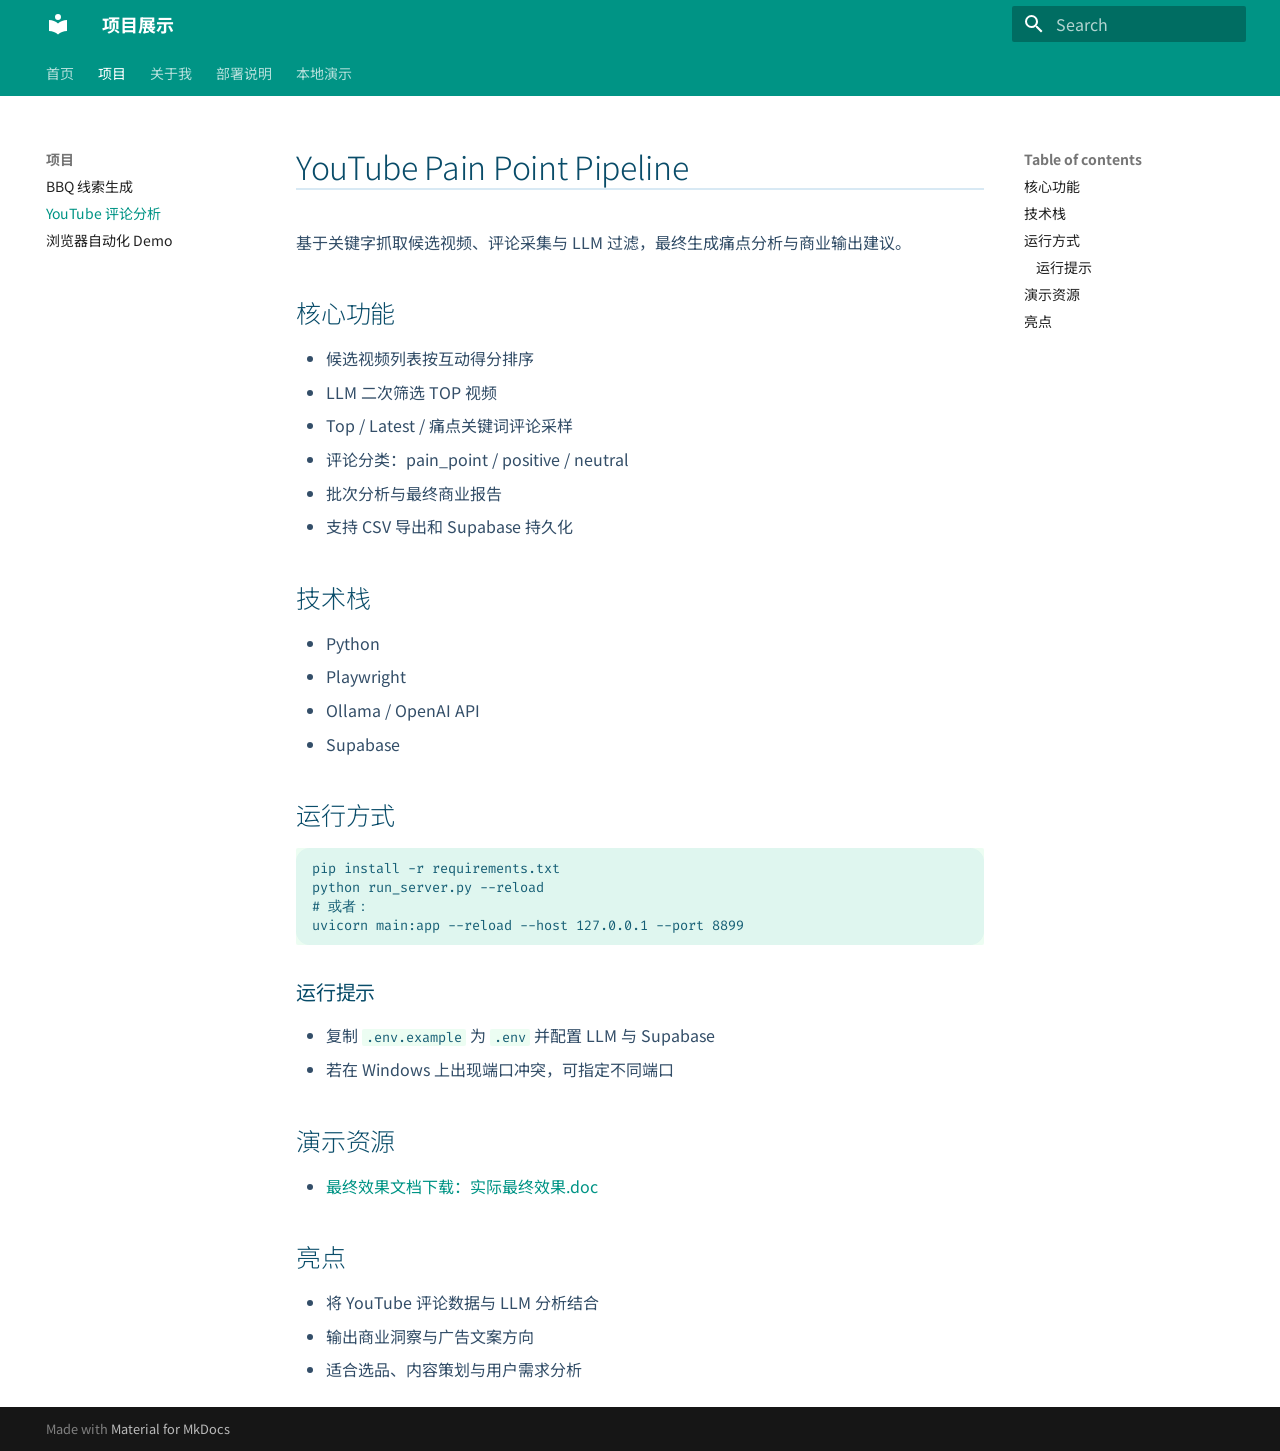
<file: site/projects/youtube-painpoints/index.html>
<!doctype html>
<html lang="en" class="no-js">
  <head>
    
      <meta charset="utf-8">
      <meta name="viewport" content="width=device-width,initial-scale=1">
      
        <meta name="description" content="清新风格的个人项目组合展示，适合 HR 快速浏览。">
      
      
        <meta name="author" content="你的名字">
      
      
      
        <link rel="prev" href="../bbq-leadgen/">
      
      
        <link rel="next" href="../webui-demo/">
      
      
        
      
      
      <link rel="icon" href="../../None">
      <meta name="generator" content="mkdocs-1.6.1, mkdocs-material-9.7.6">
    
    
      
        <title>YouTube 评论分析 - 项目展示</title>
      
    
    
      <link rel="stylesheet" href="../../assets/stylesheets/main.484c7ddc.min.css">
      
        
        <link rel="stylesheet" href="../../assets/stylesheets/palette.ab4e12ef.min.css">
      
      


    
    
      
    
    
      
        
        
        <link rel="preconnect" href="https://fonts.gstatic.com" crossorigin>
        <link rel="stylesheet" href="https://fonts.googleapis.com/css?family=Noto+Sans+SC:300,300i,400,400i,700,700i%7CFira+Code:400,400i,700,700i&display=fallback">
        <style>:root{--md-text-font:"Noto Sans SC";--md-code-font:"Fira Code"}</style>
      
    
    
      <link rel="stylesheet" href="../../css/extra.css">
    
    <script>__md_scope=new URL("../..",location),__md_hash=e=>[...e].reduce(((e,_)=>(e<<5)-e+_.charCodeAt(0)),0),__md_get=(e,_=localStorage,t=__md_scope)=>JSON.parse(_.getItem(t.pathname+"."+e)),__md_set=(e,_,t=localStorage,a=__md_scope)=>{try{t.setItem(a.pathname+"."+e,JSON.stringify(_))}catch(e){}}</script>
    
      

    
    
  </head>
  
  
    
    
    
    
    
    <body dir="ltr" data-md-color-scheme="default" data-md-color-primary="teal" data-md-color-accent="amber">
  
    
    <input class="md-toggle" data-md-toggle="drawer" type="checkbox" id="__drawer" autocomplete="off">
    <input class="md-toggle" data-md-toggle="search" type="checkbox" id="__search" autocomplete="off">
    <label class="md-overlay" for="__drawer"></label>
    <div data-md-component="skip">
      
        
        <a href="#youtube-pain-point-pipeline" class="md-skip">
          Skip to content
        </a>
      
    </div>
    <div data-md-component="announce">
      
    </div>
    
    
      

<header class="md-header" data-md-component="header">
  <nav class="md-header__inner md-grid" aria-label="Header">
    <a href="../.." title="项目展示" class="md-header__button md-logo" aria-label="项目展示" data-md-component="logo">
      
  
  <svg xmlns="http://www.w3.org/2000/svg" viewBox="0 0 24 24"><path d="M12 8a3 3 0 0 0 3-3 3 3 0 0 0-3-3 3 3 0 0 0-3 3 3 3 0 0 0 3 3m0 3.54C9.64 9.35 6.5 8 3 8v11c3.5 0 6.64 1.35 9 3.54 2.36-2.19 5.5-3.54 9-3.54V8c-3.5 0-6.64 1.35-9 3.54"/></svg>

    </a>
    <label class="md-header__button md-icon" for="__drawer">
      
      <svg xmlns="http://www.w3.org/2000/svg" viewBox="0 0 24 24"><path d="M3 6h18v2H3zm0 5h18v2H3zm0 5h18v2H3z"/></svg>
    </label>
    <div class="md-header__title" data-md-component="header-title">
      <div class="md-header__ellipsis">
        <div class="md-header__topic">
          <span class="md-ellipsis">
            项目展示
          </span>
        </div>
        <div class="md-header__topic" data-md-component="header-topic">
          <span class="md-ellipsis">
            
              YouTube 评论分析
            
          </span>
        </div>
      </div>
    </div>
    
      
    
    
    
    
      
      
        <label class="md-header__button md-icon" for="__search">
          
          <svg xmlns="http://www.w3.org/2000/svg" viewBox="0 0 24 24"><path d="M9.5 3A6.5 6.5 0 0 1 16 9.5c0 1.61-.59 3.09-1.56 4.23l.27.27h.79l5 5-1.5 1.5-5-5v-.79l-.27-.27A6.52 6.52 0 0 1 9.5 16 6.5 6.5 0 0 1 3 9.5 6.5 6.5 0 0 1 9.5 3m0 2C7 5 5 7 5 9.5S7 14 9.5 14 14 12 14 9.5 12 5 9.5 5"/></svg>
        </label>
        <div class="md-search" data-md-component="search" role="dialog">
  <label class="md-search__overlay" for="__search"></label>
  <div class="md-search__inner" role="search">
    <form class="md-search__form" name="search">
      <input type="text" class="md-search__input" name="query" aria-label="Search" placeholder="Search" autocapitalize="off" autocorrect="off" autocomplete="off" spellcheck="false" data-md-component="search-query" required>
      <label class="md-search__icon md-icon" for="__search">
        
        <svg xmlns="http://www.w3.org/2000/svg" viewBox="0 0 24 24"><path d="M9.5 3A6.5 6.5 0 0 1 16 9.5c0 1.61-.59 3.09-1.56 4.23l.27.27h.79l5 5-1.5 1.5-5-5v-.79l-.27-.27A6.52 6.52 0 0 1 9.5 16 6.5 6.5 0 0 1 3 9.5 6.5 6.5 0 0 1 9.5 3m0 2C7 5 5 7 5 9.5S7 14 9.5 14 14 12 14 9.5 12 5 9.5 5"/></svg>
        
        <svg xmlns="http://www.w3.org/2000/svg" viewBox="0 0 24 24"><path d="M20 11v2H8l5.5 5.5-1.42 1.42L4.16 12l7.92-7.92L13.5 5.5 8 11z"/></svg>
      </label>
      <nav class="md-search__options" aria-label="Search">
        
        <button type="reset" class="md-search__icon md-icon" title="Clear" aria-label="Clear" tabindex="-1">
          
          <svg xmlns="http://www.w3.org/2000/svg" viewBox="0 0 24 24"><path d="M19 6.41 17.59 5 12 10.59 6.41 5 5 6.41 10.59 12 5 17.59 6.41 19 12 13.41 17.59 19 19 17.59 13.41 12z"/></svg>
        </button>
      </nav>
      
        <div class="md-search__suggest" data-md-component="search-suggest"></div>
      
    </form>
    <div class="md-search__output">
      <div class="md-search__scrollwrap" tabindex="0" data-md-scrollfix>
        <div class="md-search-result" data-md-component="search-result">
          <div class="md-search-result__meta">
            Initializing search
          </div>
          <ol class="md-search-result__list" role="presentation"></ol>
        </div>
      </div>
    </div>
  </div>
</div>
      
    
    
  </nav>
  
</header>
    
    <div class="md-container" data-md-component="container">
      
      
        
          
            
<nav class="md-tabs" aria-label="Tabs" data-md-component="tabs">
  <div class="md-grid">
    <ul class="md-tabs__list">
      
        
  
  
  
  
    <li class="md-tabs__item">
      <a href="../.." class="md-tabs__link">
        
  
  
    
  
  首页

      </a>
    </li>
  

      
        
  
  
  
    
  
  
    
    
      <li class="md-tabs__item md-tabs__item--active">
        <a href="../bbq-leadgen/" class="md-tabs__link">
          
  
  
  项目

        </a>
      </li>
    
  

      
        
  
  
  
  
    <li class="md-tabs__item">
      <a href="../../about/" class="md-tabs__link">
        
  
  
    
  
  关于我

      </a>
    </li>
  

      
        
  
  
  
  
    <li class="md-tabs__item">
      <a href="../../deploy/" class="md-tabs__link">
        
  
  
    
  
  部署说明

      </a>
    </li>
  

      
        
  
  
  
  
    <li class="md-tabs__item">
      <a href="../../local-demo/" class="md-tabs__link">
        
  
  
    
  
  本地演示

      </a>
    </li>
  

      
    </ul>
  </div>
</nav>
          
        
      
      <main class="md-main" data-md-component="main">
        <div class="md-main__inner md-grid">
          
            
              
              <div class="md-sidebar md-sidebar--primary" data-md-component="sidebar" data-md-type="navigation" >
                <div class="md-sidebar__scrollwrap">
                  <div class="md-sidebar__inner">
                    


  


<nav class="md-nav md-nav--primary md-nav--lifted" aria-label="Navigation" data-md-level="0">
  <label class="md-nav__title" for="__drawer">
    <a href="../.." title="项目展示" class="md-nav__button md-logo" aria-label="项目展示" data-md-component="logo">
      
  
  <svg xmlns="http://www.w3.org/2000/svg" viewBox="0 0 24 24"><path d="M12 8a3 3 0 0 0 3-3 3 3 0 0 0-3-3 3 3 0 0 0-3 3 3 3 0 0 0 3 3m0 3.54C9.64 9.35 6.5 8 3 8v11c3.5 0 6.64 1.35 9 3.54 2.36-2.19 5.5-3.54 9-3.54V8c-3.5 0-6.64 1.35-9 3.54"/></svg>

    </a>
    项目展示
  </label>
  
  <ul class="md-nav__list" data-md-scrollfix>
    
      
      
  
  
  
  
    <li class="md-nav__item">
      <a href="../.." class="md-nav__link">
        
  
  
  <span class="md-ellipsis">
    
  
    首页
  

    
  </span>
  
  

      </a>
    </li>
  

    
      
      
  
  
    
  
  
  
    
    
    
    
      
        
        
      
      
        
      
    
    
    <li class="md-nav__item md-nav__item--active md-nav__item--section md-nav__item--nested">
      
        
        
        <input class="md-nav__toggle md-toggle " type="checkbox" id="__nav_2" checked>
        
          
          <label class="md-nav__link" for="__nav_2" id="__nav_2_label" tabindex="">
            
  
  
  <span class="md-ellipsis">
    
  
    项目
  

    
  </span>
  
  

            <span class="md-nav__icon md-icon"></span>
          </label>
        
        <nav class="md-nav" data-md-level="1" aria-labelledby="__nav_2_label" aria-expanded="true">
          <label class="md-nav__title" for="__nav_2">
            <span class="md-nav__icon md-icon"></span>
            
  
    项目
  

          </label>
          <ul class="md-nav__list" data-md-scrollfix>
            
              
                
  
  
  
  
    <li class="md-nav__item">
      <a href="../bbq-leadgen/" class="md-nav__link">
        
  
  
  <span class="md-ellipsis">
    
  
    BBQ 线索生成
  

    
  </span>
  
  

      </a>
    </li>
  

              
            
              
                
  
  
    
  
  
  
    <li class="md-nav__item md-nav__item--active">
      
      <input class="md-nav__toggle md-toggle" type="checkbox" id="__toc">
      
      
        
      
      
        <label class="md-nav__link md-nav__link--active" for="__toc">
          
  
  
  <span class="md-ellipsis">
    
  
    YouTube 评论分析
  

    
  </span>
  
  

          <span class="md-nav__icon md-icon"></span>
        </label>
      
      <a href="./" class="md-nav__link md-nav__link--active">
        
  
  
  <span class="md-ellipsis">
    
  
    YouTube 评论分析
  

    
  </span>
  
  

      </a>
      
        

<nav class="md-nav md-nav--secondary" aria-label="Table of contents">
  
  
  
    
  
  
    <label class="md-nav__title" for="__toc">
      <span class="md-nav__icon md-icon"></span>
      Table of contents
    </label>
    <ul class="md-nav__list" data-md-component="toc" data-md-scrollfix>
      
        <li class="md-nav__item">
  <a href="#_1" class="md-nav__link">
    <span class="md-ellipsis">
      
        核心功能
      
    </span>
  </a>
  
</li>
      
        <li class="md-nav__item">
  <a href="#_2" class="md-nav__link">
    <span class="md-ellipsis">
      
        技术栈
      
    </span>
  </a>
  
</li>
      
        <li class="md-nav__item">
  <a href="#_3" class="md-nav__link">
    <span class="md-ellipsis">
      
        运行方式
      
    </span>
  </a>
  
    <nav class="md-nav" aria-label="运行方式">
      <ul class="md-nav__list">
        
          <li class="md-nav__item">
  <a href="#_4" class="md-nav__link">
    <span class="md-ellipsis">
      
        运行提示
      
    </span>
  </a>
  
</li>
        
      </ul>
    </nav>
  
</li>
      
        <li class="md-nav__item">
  <a href="#_5" class="md-nav__link">
    <span class="md-ellipsis">
      
        演示资源
      
    </span>
  </a>
  
</li>
      
        <li class="md-nav__item">
  <a href="#_6" class="md-nav__link">
    <span class="md-ellipsis">
      
        亮点
      
    </span>
  </a>
  
</li>
      
    </ul>
  
</nav>
      
    </li>
  

              
            
              
                
  
  
  
  
    <li class="md-nav__item">
      <a href="../webui-demo/" class="md-nav__link">
        
  
  
  <span class="md-ellipsis">
    
  
    浏览器自动化 Demo
  

    
  </span>
  
  

      </a>
    </li>
  

              
            
          </ul>
        </nav>
      
    </li>
  

    
      
      
  
  
  
  
    <li class="md-nav__item">
      <a href="../../about/" class="md-nav__link">
        
  
  
  <span class="md-ellipsis">
    
  
    关于我
  

    
  </span>
  
  

      </a>
    </li>
  

    
      
      
  
  
  
  
    <li class="md-nav__item">
      <a href="../../deploy/" class="md-nav__link">
        
  
  
  <span class="md-ellipsis">
    
  
    部署说明
  

    
  </span>
  
  

      </a>
    </li>
  

    
      
      
  
  
  
  
    <li class="md-nav__item">
      <a href="../../local-demo/" class="md-nav__link">
        
  
  
  <span class="md-ellipsis">
    
  
    本地演示
  

    
  </span>
  
  

      </a>
    </li>
  

    
  </ul>
</nav>
                  </div>
                </div>
              </div>
            
            
              
              <div class="md-sidebar md-sidebar--secondary" data-md-component="sidebar" data-md-type="toc" >
                <div class="md-sidebar__scrollwrap">
                  <div class="md-sidebar__inner">
                    

<nav class="md-nav md-nav--secondary" aria-label="Table of contents">
  
  
  
    
  
  
    <label class="md-nav__title" for="__toc">
      <span class="md-nav__icon md-icon"></span>
      Table of contents
    </label>
    <ul class="md-nav__list" data-md-component="toc" data-md-scrollfix>
      
        <li class="md-nav__item">
  <a href="#_1" class="md-nav__link">
    <span class="md-ellipsis">
      
        核心功能
      
    </span>
  </a>
  
</li>
      
        <li class="md-nav__item">
  <a href="#_2" class="md-nav__link">
    <span class="md-ellipsis">
      
        技术栈
      
    </span>
  </a>
  
</li>
      
        <li class="md-nav__item">
  <a href="#_3" class="md-nav__link">
    <span class="md-ellipsis">
      
        运行方式
      
    </span>
  </a>
  
    <nav class="md-nav" aria-label="运行方式">
      <ul class="md-nav__list">
        
          <li class="md-nav__item">
  <a href="#_4" class="md-nav__link">
    <span class="md-ellipsis">
      
        运行提示
      
    </span>
  </a>
  
</li>
        
      </ul>
    </nav>
  
</li>
      
        <li class="md-nav__item">
  <a href="#_5" class="md-nav__link">
    <span class="md-ellipsis">
      
        演示资源
      
    </span>
  </a>
  
</li>
      
        <li class="md-nav__item">
  <a href="#_6" class="md-nav__link">
    <span class="md-ellipsis">
      
        亮点
      
    </span>
  </a>
  
</li>
      
    </ul>
  
</nav>
                  </div>
                </div>
              </div>
            
          
          
            <div class="md-content" data-md-component="content">
              
              <article class="md-content__inner md-typeset">
                
                  



<h1 id="youtube-pain-point-pipeline">YouTube Pain Point Pipeline</h1>
<p>基于关键字抓取候选视频、评论采集与 LLM 过滤，最终生成痛点分析与商业输出建议。</p>
<h2 id="_1">核心功能</h2>
<ul>
<li>候选视频列表按互动得分排序</li>
<li>LLM 二次筛选 TOP 视频</li>
<li>Top / Latest / 痛点关键词评论采样</li>
<li>评论分类：pain_point / positive / neutral</li>
<li>批次分析与最终商业报告</li>
<li>支持 CSV 导出和 Supabase 持久化</li>
</ul>
<h2 id="_2">技术栈</h2>
<ul>
<li>Python</li>
<li>Playwright</li>
<li>Ollama / OpenAI API</li>
<li>Supabase</li>
</ul>
<h2 id="_3">运行方式</h2>
<pre><code class="language-bash">pip install -r requirements.txt
python run_server.py --reload
# 或者：
uvicorn main:app --reload --host 127.0.0.1 --port 8899
</code></pre>
<h3 id="_4">运行提示</h3>
<ul>
<li>复制 <code>.env.example</code> 为 <code>.env</code> 并配置 LLM 与 Supabase</li>
<li>若在 Windows 上出现端口冲突，可指定不同端口</li>
</ul>
<h2 id="_5">演示资源</h2>
<ul>
<li><a href="../../media/project-c/%E5%AE%9E%E9%99%85%E6%9C%80%E7%BB%88%E6%95%88%E6%9E%9C.doc">最终效果文档下载：实际最终效果.doc</a></li>
</ul>
<h2 id="_6">亮点</h2>
<ul>
<li>将 YouTube 评论数据与 LLM 分析结合</li>
<li>输出商业洞察与广告文案方向</li>
<li>适合选品、内容策划与用户需求分析</li>
</ul>












                
              </article>
            </div>
          
          
<script>var target=document.getElementById(location.hash.slice(1));target&&target.name&&(target.checked=target.name.startsWith("__tabbed_"))</script>
        </div>
        
      </main>
      
        <footer class="md-footer">
  
  <div class="md-footer-meta md-typeset">
    <div class="md-footer-meta__inner md-grid">
      <div class="md-copyright">
  
  
    Made with
    <a href="https://squidfunk.github.io/mkdocs-material/" target="_blank" rel="noopener">
      Material for MkDocs
    </a>
  
</div>
      
    </div>
  </div>
</footer>
      
    </div>
    <div class="md-dialog" data-md-component="dialog">
      <div class="md-dialog__inner md-typeset"></div>
    </div>
    
    
    
      
      
      <script id="__config" type="application/json">{"annotate": null, "base": "../..", "features": ["navigation.instant", "navigation.sections", "navigation.tabs", "search.highlight", "search.suggest"], "search": "../../assets/javascripts/workers/search.2c215733.min.js", "tags": null, "translations": {"clipboard.copied": "Copied to clipboard", "clipboard.copy": "Copy to clipboard", "search.result.more.one": "1 more on this page", "search.result.more.other": "# more on this page", "search.result.none": "No matching documents", "search.result.one": "1 matching document", "search.result.other": "# matching documents", "search.result.placeholder": "Type to start searching", "search.result.term.missing": "Missing", "select.version": "Select version"}, "version": null}</script>
    
    
      <script src="../../assets/javascripts/bundle.79ae519e.min.js"></script>
      
    
  </body>
</html>
</file>
<file: style.css>
/* ============================================
   GitHub Pages Portfolio — Sakura Theme
   Light blue sky + cherry blossom
   ============================================ */

:root {
  /* Light blue + sakura palette */
  --sky-light:      #EAF4FC;
  --sky-blue:       #D4ECFC;
  --sky-deep:       #B8DEFA;
  --soft-pink:      #FFF0F5;
  --cream:          #FFFAF5;
  --mint:           #E8F8EE;
  --sakura-light:   #FFE4EC;
  --sakura:         #FFB7C5;
  --sakura-deep:    #E8649E;
  --branch-brown:   #8B6F5E;
  --text-dark:      #2C4A6E;
  --text-mid:       #4A6FA5;
  --text-light:     #7B9CC0;
  --glass-bg:       rgba(255, 255, 255, 0.72);
  --glass-border:   rgba(180, 210, 240, 0.30);
  --glass-shadow:   rgba(150, 190, 230, 0.12);
  --accent-purple:  #A87CDB;
  --accent-cyan:    #7EC8E3;
  --accent-pink:    #FFB7C5;
  --accent-gold:    #F5C56A;
  color-scheme: light;
  font-family: "Segoe UI", "PingFang SC", "Microsoft YaHei", "Helvetica Neue", Arial, sans-serif;
  font-size: 16px;
  line-height: 1.75;
}

*, *::before, *::after { box-sizing: border-box; margin: 0; padding: 0; }

/* ---------- Page body ---------- */
body {
  min-height: 100vh;
  background:
    /* 极淡暖光漂移 */
    radial-gradient(ellipse 80% 60% at 25% 30%, rgba(255,252,248,0.30) 0%, transparent 70%),
    radial-gradient(ellipse 70% 50% at 75% 65%, rgba(252,250,255,0.25) 0%, transparent 70%),
    /* 柔和白雾 */
    radial-gradient(ellipse 120% 80% at 50% 20%, rgba(255,255,255,0.60) 0%, transparent 60%),
    radial-gradient(ellipse 100% 70% at 80% 80%, rgba(255,255,255,0.45) 0%, transparent 55%),
    /* 留白 */
    radial-gradient(ellipse 60% 50% at 10% 90%, rgba(255,255,255,0.65) 0%, transparent 70%),
    /* 基础白色透明渐变 */
    linear-gradient(145deg, #FDFDFE 0%, #FCFCFD 15%, #FBFBFC 30%, #FAFBFC 50%, #F9FAFC 65%, #FBFCFD 80%, #FDFEFE 100%);
  background-size: 200% 200%, 200% 200%, 100% 100%, 100% 100%, 100% 100%, 100% 100%;
  animation: fogDrift 28s ease-in-out infinite;
  color: var(--text-dark);
  overflow-x: hidden;
  position: relative;
}

/* 背景光晕缓慢漂移 */
@keyframes fogDrift {
  0%   { background-position: 0% 0%, 100% 100%, 0 0, 0 0, 0 0, 0 0; }
  25%  { background-position: 10% 15%, 85% 70%, 0 0, 0 0, 0 0, 0 0; }
  50%  { background-position: 20% 5%, 75% 85%, 0 0, 0 0, 0 0, 0 0; }
  75%  { background-position: 5% 20%, 90% 60%, 0 0, 0 0, 0 0, 0 0; }
  100% { background-position: 0% 0%, 100% 100%, 0 0, 0 0, 0 0, 0 0; }
}

/* 水彩纸颗粒感（极淡噪声纹理） */
body::before {
  content: "";
  position: fixed;
  inset: 0;
  pointer-events: none;
  z-index: 0;
  opacity: 0.025;
  background-image: url("data:image/svg+xml,%3Csvg viewBox='0 0 256 256' xmlns='http://www.w3.org/2000/svg'%3E%3Cfilter id='n'%3E%3CfeTurbulence type='fractalNoise' baseFrequency='0.85' numOctaves='4' stitchTiles='stitch'/%3E%3C/filter%3E%3Crect width='100%25' height='100%25' filter='url(%23n)'/%3E%3C/svg%3E");
  background-size: 256px 256px;
}

/* ---------- Starry sky layer ---------- */
.stars-layer {
  position: fixed;
  inset: 0;
  pointer-events: none;
  z-index: 0;
  overflow: hidden;
}

.star {
  position: absolute;
  border-radius: 50%;
  background: white;
  opacity: 0;
  animation: twinkle var(--dur) ease-in-out infinite;
  animation-delay: var(--delay);
  box-shadow: 0 0 6px 1px rgba(255,255,255,0.8);
}

@keyframes twinkle {
  0%, 100% { opacity: 0.05; transform: scale(0.6); }
  50%       { opacity: 0.5;  transform: scale(1.1); }
}

/* Sakura-tinted bokeh stars */
.star--pink   { background: #FFB7C5;   box-shadow: 0 0 8px 2px rgba(255,183,197,0.4); }
.star--purple { background: #D4B5F0;   box-shadow: 0 0 8px 2px rgba(212,181,240,0.4); }
.star--cyan   { background: #A8D8EA;   box-shadow: 0 0 8px 2px rgba(168,216,234,0.4); }
.star--gold   { background: #F5D98E;   box-shadow: 0 0 8px 2px rgba(245,217,142,0.4); }

/* ---------- Sakura canvas layer ---------- */
#sakuraCanvas {
  position: fixed;
  inset: 0;
  width: 100%;
  height: 100%;
  pointer-events: none;
  z-index: 2;
}

/* ---------- Dragon background watermark ---------- */
.dragon-bg {
  position: fixed;
  top: 50%;
  left: 50%;
  translate: -50% -50%;
  width: min(80vw, 700px);
  opacity: 0.18;
  pointer-events: none;
  z-index: 0;
  filter: hue-rotate(-20deg) saturate(0.6);
  user-select: none;
}

/* ---------- Canvas for mouse trail ---------- */
#trailCanvas {
  position: fixed;
  inset: 0;
  width: 100%;
  height: 100%;
  pointer-events: none;
  z-index: 9999;
}

/* ---------- Page shell ---------- */
.page-shell {
  position: relative;
  z-index: 1;
  max-width: 1080px;
  margin: 0 auto;
  padding: 36px 24px 56px;
}

/* ---------- Hero / header ---------- */
.hero {
  position: relative;
  padding: 64px 36px;
  border-radius: 32px;
  background: var(--glass-bg);
  border: 1.5px solid var(--glass-border);
  box-shadow:
    0 8px 40px var(--glass-shadow),
    inset 0 1px 0 rgba(255,255,255,0.7);
  backdrop-filter: blur(20px) saturate(1.3);
  -webkit-backdrop-filter: blur(20px) saturate(1.3);
  margin-bottom: 48px;
  overflow: hidden;
}

.hero::before {
  content: "";
  position: absolute;
  inset: 0;
  border-radius: 32px;
  background: linear-gradient(
    135deg,
    rgba(238,229,248,0.4) 0%,
    rgba(255,240,245,0.3) 40%,
    rgba(216,238,255,0.3) 100%
  );
  pointer-events: none;
  z-index: 0;
}

.hero-content { position: relative; z-index: 1; }

.eyebrow {
  display: inline-flex;
  align-items: center;
  gap: 8px;
  margin-bottom: 16px;
  padding: 6px 14px;
  border-radius: 999px;
  background: linear-gradient(135deg, rgba(168,124,219,0.18), rgba(240,180,204,0.18));
  color: var(--accent-purple);
  font-weight: 700;
  letter-spacing: 0.07em;
  text-transform: uppercase;
  font-size: 0.8rem;
  border: 1px solid rgba(168,124,219,0.25);
}

.hero h1 {
  margin: 0 0 18px;
  font-size: clamp(2.4rem, 4.5vw, 3.8rem);
  line-height: 1.05;
  letter-spacing: -0.03em;
  background: linear-gradient(135deg, #7B4FBF 0%, #E8649E 40%, #FFB7C5 60%, #5B8FD4 100%);
  -webkit-background-clip: text;
  -webkit-text-fill-color: transparent;
  background-clip: text;
}

.hero-copy {
  max-width: 700px;
  color: var(--text-mid);
  font-size: 1.05rem;
  line-height: 1.8;
}

.hero-buttons {
  display: flex;
  flex-wrap: wrap;
  gap: 14px;
  margin-top: 28px;
}

/* ---------- Buttons ---------- */
.btn {
  display: inline-flex;
  align-items: center;
  justify-content: center;
  gap: 8px;
  min-width: 150px;
  padding: 13px 26px;
  border-radius: 999px;
  text-decoration: none;
  font-weight: 700;
  font-size: 0.95rem;
  letter-spacing: 0.01em;
  transition: transform 0.2s ease, box-shadow 0.2s ease, background 0.2s ease;
  cursor: pointer;
  border: none;
}

.btn:hover {
  transform: translateY(-3px);
  box-shadow: 0 8px 24px rgba(168,124,219,0.22);
}

.btn-primary {
  background: linear-gradient(135deg, #A87CDB, #7B4FBF);
  color: #fff;
  box-shadow: 0 4px 16px rgba(168,124,219,0.4);
}

.btn-primary:hover {
  background: linear-gradient(135deg, #B890E8, #8C5FD0);
}

.btn-secondary {
  background: rgba(255,255,255,0.65);
  color: var(--accent-purple);
  border: 1.5px solid rgba(168,124,219,0.35);
  box-shadow: 0 2px 10px rgba(168,124,219,0.15);
}

.btn-secondary:hover {
  background: rgba(255,255,255,0.9);
  border-color: rgba(168,124,219,0.55);
}

/* ---------- Sections ---------- */
.section-head { margin-bottom: 24px; }

.section-label {
  display: inline-flex;
  align-items: center;
  gap: 6px;
  margin-bottom: 10px;
  padding: 5px 12px;
  border-radius: 999px;
  background: linear-gradient(135deg, rgba(168,124,219,0.18), rgba(126,200,227,0.18));
  color: var(--accent-purple);
  font-weight: 700;
  text-transform: uppercase;
  letter-spacing: 0.07em;
  font-size: 0.78rem;
  border: 1px solid rgba(168,124,219,0.25);
}

.section-head h2 {
  margin: 0;
  font-size: clamp(1.6rem, 2.4vw, 2.4rem);
  color: var(--text-dark);
  line-height: 1.2;
}

/* ---------- Intro section ---------- */
.intro { padding: 12px 0 48px; }

.intro-grid {
  display: grid;
  grid-template-columns: repeat(auto-fit, minmax(230px, 1fr));
  gap: 18px;
}

/* ---------- Glass cards ---------- */
.intro-card,
.project-card {
  border-radius: 24px;
  padding: 28px;
  background: var(--glass-bg);
  border: 1.5px solid var(--glass-border);
  box-shadow:
    0 4px 24px var(--glass-shadow),
    inset 0 1px 0 rgba(255,255,255,0.7);
  backdrop-filter: blur(14px) saturate(1.2);
  -webkit-backdrop-filter: blur(14px) saturate(1.2);
  transition: transform 0.25s ease, box-shadow 0.25s ease;
  position: relative;
  overflow: hidden;
}

.intro-card::before,
.project-card::before {
  content: "";
  position: absolute;
  top: 0; left: 0; right: 0;
  height: 4px;
  border-radius: 24px 24px 0 0;
  background: linear-gradient(90deg, var(--accent-purple), var(--accent-pink), var(--accent-cyan));
}

.intro-card:hover,
.project-card:hover {
  transform: translateY(-5px);
  box-shadow:
    0 12px 40px rgba(168,124,219,0.15),
    inset 0 1px 0 rgba(255,255,255,0.8);
}

.intro-card h3,
.project-card h3 {
  margin: 0 0 14px;
  color: var(--text-dark);
  font-size: 1.15rem;
}

.intro-card p { color: var(--text-mid); font-size: 0.95rem; }

/* Card icon badges */
.card-icon {
  display: flex;
  align-items: center;
  justify-content: center;
  width: 46px;
  height: 46px;
  border-radius: 14px;
  margin-bottom: 16px;
  font-size: 1.5rem;
}

.card-icon--purple { background: linear-gradient(135deg, rgba(168,124,219,0.25), rgba(168,124,219,0.1)); }
.card-icon--pink   { background: linear-gradient(135deg, rgba(240,180,204,0.25), rgba(240,180,204,0.1)); }
.card-icon--cyan   { background: linear-gradient(135deg, rgba(126,200,227,0.25), rgba(126,200,227,0.1)); }

/* ---------- Projects ---------- */
.projects { padding-bottom: 48px; }

.project-card {
  margin-bottom: 24px;
}

.project-meta {
  display: flex;
  align-items: center;
  gap: 16px;
  flex-wrap: wrap;
  margin-bottom: 14px;
}

.project-tag {
  display: inline-flex;
  align-items: center;
  gap: 6px;
  padding: 7px 14px;
  border-radius: 999px;
  font-size: 0.82rem;
  font-weight: 700;
  letter-spacing: 0.02em;
}

.tag--purple { background: rgba(168,124,219,0.2); color: #7B4FBF; border: 1px solid rgba(168,124,219,0.3); }
.tag--pink   { background: rgba(240,180,204,0.2); color: #C06B8A; border: 1px solid rgba(240,180,204,0.3); }
.tag--cyan   { background: rgba(126,200,227,0.2); color: #3A8BAD; border: 1px solid rgba(126,200,227,0.3); }

.project-card p {
  color: var(--text-mid);
  font-size: 0.97rem;
  margin-bottom: 8px;
}

.project-card ul {
  margin: 14px 0 0;
  padding-left: 20px;
  list-style: none;
}

.project-card li {
  position: relative;
  padding-left: 4px;
  margin-bottom: 10px;
  color: var(--text-mid);
  font-size: 0.93rem;
}

.project-card li::before {
  content: "◆";
  position: absolute;
  left: -20px;
  color: var(--accent-purple);
  font-size: 0.65rem;
  top: 4px;
}

.project-links { margin-top: 20px; }

.link-button {
  display: inline-flex;
  align-items: center;
  gap: 8px;
  padding: 11px 20px;
  border-radius: 999px;
  text-decoration: none;
  background: rgba(255,255,255,0.65);
  color: var(--accent-purple);
  font-weight: 600;
  font-size: 0.9rem;
  border: 1.5px solid rgba(168,124,219,0.3);
  transition: background 0.2s ease, border-color 0.2s ease, transform 0.2s ease, box-shadow 0.2s ease;
}

.link-button:hover {
  background: rgba(255,255,255,0.9);
  border-color: rgba(168,124,219,0.55);
  transform: translateY(-2px);
  box-shadow: 0 6px 20px rgba(168,124,219,0.2);
}

/* ---------- Deploy section ---------- */
.deploy { padding: 0 0 52px; }

.deploy-steps {
  margin: 0;
  padding-left: 22px;
}

.deploy-steps li {
  margin-bottom: 16px;
  color: var(--text-mid);
}

/* ---------- Footer ---------- */
.footer {
  padding: 20px 0 0;
  border-top: 1.5px solid rgba(200,180,230,0.3);
  text-align: center;
}

.footer p {
  color: var(--text-light);
  font-size: 0.88rem;
}

.footer-heart {
  color: #FFB7C5;
  display: inline-block;
  animation: heartbeat 1.4s ease-in-out infinite;
}

@keyframes heartbeat {
  0%, 100% { transform: scale(1); }
  50%       { transform: scale(1.25); }
}

/* ---------- Cartoon mascot ---------- */
.mascot-wrapper {
  position: fixed;
  bottom: 28px;
  right: 28px;
  width: 120px;
  height: 120px;
  z-index: 100;
  pointer-events: none;
  cursor: default;
  animation: mascotFloat 3s ease-in-out infinite;
  filter: drop-shadow(0 8px 20px rgba(168,124,219,0.35));
}

@keyframes mascotFloat {
  0%, 100% { translate: 0  0;   }
  50%       { translate: 0 -12px; }
}

.mascot-wrapper svg { width: 100%; height: 100%; }

/* ---------- Scrollbar ---------- */
::-webkit-scrollbar { width: 8px; }
::-webkit-scrollbar-track { background: rgba(230,216,245,0.4); }
::-webkit-scrollbar-thumb {
  background: linear-gradient(var(--accent-purple), #FFB7C5);
  border-radius: 999px;
}

/* ---------- Selection ---------- */
::selection {
  background: rgba(168,124,219,0.25);
  color: var(--text-dark);
}

/* ---------- Responsive ---------- */
@media (max-width: 720px) {
  .hero { padding: 40px 22px; border-radius: 24px; }
  .hero h1 { font-size: clamp(2rem, 6vw, 2.8rem); }
  .hero-buttons { flex-direction: column; }
  .hero-buttons .btn { width: 100%; }
  .intro-card, .project-card { border-radius: 20px; }
  .mascot-wrapper { width: 90px; height: 90px; bottom: 16px; right: 16px; }
  .page-shell { padding: 20px 16px 40px; }
}
</file>
<file: sakura-player.css>
/*  sakura-player.css — 樱花 Canvas 全屏定位
 *  仅用于主页，配合 sakura.js 使用
 */

/* ====== Canvas 全屏层 ====== */
#sakuraCanvas {
  position: fixed;
  inset: 0;
  width: 100%;
  height: 100%;
  pointer-events: none;
  z-index: 2;
}
</file>
<file: site/css/extra.css>
/* 清新风格的额外样式 */
.md-content {
  max-width: 980px;
}

.md-typeset h1,
.md-typeset h2,
.md-typeset h3,
.md-typeset h4 {
  color: #094c69;
}

.md-typeset h1 {
  border-bottom: 2px solid rgba(15, 118, 186, 0.16);
}

.md-typeset p,
.md-typeset li,
.md-typeset blockquote {
  color: #334e68;
}

.md-typeset blockquote {
  border-left-color: #7dd3fc;
  background: rgba(56, 189, 248, 0.08);
}

.md-typeset code {
  color: #155e75;
  background-color: rgba(187, 247, 208, 0.28);
}

.md-typeset pre {
  border-radius: 14px;
  background: rgba(15, 118, 186, 0.08);
}

.theme-doc-sidebar {
  background: rgba(255, 255, 255, 0.92);
}

.md-header-nav__secondary {
  background: rgba(255, 255, 255, 0.88);
}
</file>
<file: site/assets/stylesheets/main.484c7ddc.min.css>
@charset "UTF-8";html{-webkit-text-size-adjust:none;-moz-text-size-adjust:none;text-size-adjust:none;box-sizing:border-box}*,:after,:before{box-sizing:inherit}@media (prefers-reduced-motion){*,:after,:before{transition:none!important}}body{margin:0}a,button,input,label{-webkit-tap-highlight-color:transparent}a{color:inherit;text-decoration:none}hr{border:0;box-sizing:initial;display:block;height:.05rem;overflow:visible;padding:0}small{font-size:80%}sub,sup{line-height:1em}img{border-style:none}table{border-collapse:initial;border-spacing:0}td,th{font-weight:400;vertical-align:top}button{background:#0000;border:0;font-family:inherit;font-size:inherit;margin:0;padding:0}input{border:0;outline:none}:root{--md-primary-fg-color:#4051b5;--md-primary-fg-color--light:#5d6cc0;--md-primary-fg-color--dark:#303fa1;--md-primary-bg-color:#fff;--md-primary-bg-color--light:#ffffffb3;--md-accent-fg-color:#526cfe;--md-accent-fg-color--transparent:#526cfe1a;--md-accent-bg-color:#fff;--md-accent-bg-color--light:#ffffffb3}[data-md-color-scheme=default]{color-scheme:light}[data-md-color-scheme=default] img[src$="#gh-dark-mode-only"],[data-md-color-scheme=default] img[src$="#only-dark"]{display:none}:root,[data-md-color-scheme=default]{--md-hue:225deg;--md-default-fg-color:#000000de;--md-default-fg-color--light:#0000008a;--md-default-fg-color--lighter:#00000052;--md-default-fg-color--lightest:#00000012;--md-default-bg-color:#fff;--md-default-bg-color--light:#ffffffb3;--md-default-bg-color--lighter:#ffffff4d;--md-default-bg-color--lightest:#ffffff1f;--md-code-fg-color:#36464e;--md-code-bg-color:#f5f5f5;--md-code-bg-color--light:#f5f5f5b3;--md-code-bg-color--lighter:#f5f5f54d;--md-code-hl-color:#4287ff;--md-code-hl-color--light:#4287ff1a;--md-code-hl-number-color:#d52a2a;--md-code-hl-special-color:#db1457;--md-code-hl-function-color:#a846b9;--md-code-hl-constant-color:#6e59d9;--md-code-hl-keyword-color:#3f6ec6;--md-code-hl-string-color:#1c7d4d;--md-code-hl-name-color:var(--md-code-fg-color);--md-code-hl-operator-color:var(--md-default-fg-color--light);--md-code-hl-punctuation-color:var(--md-default-fg-color--light);--md-code-hl-comment-color:var(--md-default-fg-color--light);--md-code-hl-generic-color:var(--md-default-fg-color--light);--md-code-hl-variable-color:var(--md-default-fg-color--light);--md-typeset-color:var(--md-default-fg-color);--md-typeset-a-color:var(--md-primary-fg-color);--md-typeset-del-color:#f5503d26;--md-typeset-ins-color:#0bd57026;--md-typeset-kbd-color:#fafafa;--md-typeset-kbd-accent-color:#fff;--md-typeset-kbd-border-color:#b8b8b8;--md-typeset-mark-color:#ffff0080;--md-typeset-table-color:#0000001f;--md-typeset-table-color--light:rgba(0,0,0,.035);--md-admonition-fg-color:var(--md-default-fg-color);--md-admonition-bg-color:var(--md-default-bg-color);--md-warning-fg-color:#000000de;--md-warning-bg-color:#ff9;--md-footer-fg-color:#fff;--md-footer-fg-color--light:#ffffffb3;--md-footer-fg-color--lighter:#ffffff73;--md-footer-bg-color:#000000de;--md-footer-bg-color--dark:#00000052;--md-shadow-z1:0 0.2rem 0.5rem #0000000d,0 0 0.05rem #0000001a;--md-shadow-z2:0 0.2rem 0.5rem #0000001a,0 0 0.05rem #00000040;--md-shadow-z3:0 0.2rem 0.5rem #0003,0 0 0.05rem #00000059}.md-icon svg{fill:currentcolor;display:block;height:1.2rem;width:1.2rem}body{-webkit-font-smoothing:antialiased;-moz-osx-font-smoothing:grayscale;--md-text-font-family:var(--md-text-font,_),-apple-system,BlinkMacSystemFont,Helvetica,Arial,sans-serif;--md-code-font-family:var(--md-code-font,_),SFMono-Regular,Consolas,Menlo,monospace}aside,body,input{font-feature-settings:"kern","liga";color:var(--md-typeset-color);font-family:var(--md-text-font-family)}code,kbd,pre{font-feature-settings:"kern";font-family:var(--md-code-font-family)}:root{--md-typeset-table-sort-icon:url('data:image/svg+xml;charset=utf-8,<svg xmlns="http://www.w3.org/2000/svg" viewBox="0 0 24 24"><path d="m18 21-4-4h3V7h-3l4-4 4 4h-3v10h3M2 19v-2h10v2M2 13v-2h7v2M2 7V5h4v2z"/></svg>');--md-typeset-table-sort-icon--asc:url('data:image/svg+xml;charset=utf-8,<svg xmlns="http://www.w3.org/2000/svg" viewBox="0 0 24 24"><path d="M19 17h3l-4 4-4-4h3V3h2M2 17h10v2H2M6 5v2H2V5m0 6h7v2H2z"/></svg>');--md-typeset-table-sort-icon--desc:url('data:image/svg+xml;charset=utf-8,<svg xmlns="http://www.w3.org/2000/svg" viewBox="0 0 24 24"><path d="M19 7h3l-4-4-4 4h3v14h2M2 17h10v2H2M6 5v2H2V5m0 6h7v2H2z"/></svg>')}.md-typeset{-webkit-print-color-adjust:exact;color-adjust:exact;font-size:.8rem;line-height:1.6;overflow-wrap:break-word}@media print{.md-typeset{font-size:.68rem}}.md-typeset blockquote,.md-typeset dl,.md-typeset figure,.md-typeset ol,.md-typeset pre,.md-typeset ul{margin-bottom:1em;margin-top:1em}.md-typeset h1{color:var(--md-default-fg-color--light);font-size:2em;line-height:1.3;margin:0 0 1.25em}.md-typeset h1,.md-typeset h2{font-weight:300;letter-spacing:-.01em}.md-typeset h2{font-size:1.5625em;line-height:1.4;margin:1.6em 0 .64em}.md-typeset h3{font-size:1.25em;font-weight:400;letter-spacing:-.01em;line-height:1.5;margin:1.6em 0 .8em}.md-typeset h2+h3{margin-top:.8em}.md-typeset h4{font-weight:700;letter-spacing:-.01em;margin:1em 0}.md-typeset h5,.md-typeset h6{color:var(--md-default-fg-color--light);font-size:.8em;font-weight:700;letter-spacing:-.01em;margin:1.25em 0}.md-typeset h5{text-transform:uppercase}.md-typeset h5 code{text-transform:none}.md-typeset hr{border-bottom:.05rem solid var(--md-default-fg-color--lightest);display:flow-root;margin:1.5em 0}.md-typeset a{color:var(--md-typeset-a-color);word-break:break-word}.md-typeset a,.md-typeset a:before{transition:color 125ms}.md-typeset a:focus,.md-typeset a:hover{color:var(--md-accent-fg-color)}.md-typeset a:focus code,.md-typeset a:hover code{background-color:var(--md-accent-fg-color--transparent);color:var(--md-accent-fg-color)}.md-typeset a code{color:var(--md-typeset-a-color)}.md-typeset a.focus-visible{outline-color:var(--md-accent-fg-color);outline-offset:.2rem}.md-typeset code,.md-typeset kbd,.md-typeset pre{color:var(--md-code-fg-color);direction:ltr;font-variant-ligatures:none;transition:background-color 125ms}@media print{.md-typeset code,.md-typeset kbd,.md-typeset pre{white-space:pre-wrap}}.md-typeset code{background-color:var(--md-code-bg-color);border-radius:.1rem;-webkit-box-decoration-break:clone;box-decoration-break:clone;font-size:.85em;padding:0 .2941176471em;transition:color 125ms,background-color 125ms;word-break:break-word}.md-typeset code:not(.focus-visible){-webkit-tap-highlight-color:transparent;outline:none}.md-typeset pre{display:flow-root;line-height:1.4;position:relative}.md-typeset pre>code{-webkit-box-decoration-break:slice;box-decoration-break:slice;box-shadow:none;display:block;margin:0;outline-color:var(--md-accent-fg-color);overflow:auto;padding:.7720588235em 1.1764705882em;scrollbar-color:var(--md-default-fg-color--lighter) #0000;scrollbar-width:thin;touch-action:auto;word-break:normal}.md-typeset pre>code:hover{scrollbar-color:var(--md-accent-fg-color) #0000}.md-typeset pre>code::-webkit-scrollbar{height:.2rem;width:.2rem}.md-typeset pre>code::-webkit-scrollbar-thumb{background-color:var(--md-default-fg-color--lighter)}.md-typeset pre>code::-webkit-scrollbar-thumb:hover{background-color:var(--md-accent-fg-color)}.md-typeset kbd{background-color:var(--md-typeset-kbd-color);border-radius:.1rem;box-shadow:0 .1rem 0 .05rem var(--md-typeset-kbd-border-color),0 .1rem 0 var(--md-typeset-kbd-border-color),0 -.1rem .2rem var(--md-typeset-kbd-accent-color) inset;color:var(--md-default-fg-color);display:inline-block;font-size:.75em;padding:0 .6666666667em;vertical-align:text-top;word-break:break-word}.md-typeset mark{background-color:var(--md-typeset-mark-color);-webkit-box-decoration-break:clone;box-decoration-break:clone;color:inherit;word-break:break-word}.md-typeset abbr{cursor:help;text-decoration:none}.md-typeset [data-preview],.md-typeset abbr{border-bottom:.05rem dotted var(--md-default-fg-color--light)}.md-typeset small{opacity:.75}[dir=ltr] .md-typeset sub,[dir=ltr] .md-typeset sup{margin-left:.078125em}[dir=rtl] .md-typeset sub,[dir=rtl] .md-typeset sup{margin-right:.078125em}[dir=ltr] .md-typeset blockquote{padding-left:.6rem}[dir=rtl] .md-typeset blockquote{padding-right:.6rem}[dir=ltr] .md-typeset blockquote{border-left:.2rem solid var(--md-default-fg-color--lighter)}[dir=rtl] .md-typeset blockquote{border-right:.2rem solid var(--md-default-fg-color--lighter)}.md-typeset blockquote{color:var(--md-default-fg-color--light);margin-left:0;margin-right:0}.md-typeset ul{list-style-type:disc}.md-typeset ul[type]{list-style-type:revert-layer}[dir=ltr] .md-typeset ol,[dir=ltr] .md-typeset ul{margin-left:.625em}[dir=rtl] .md-typeset ol,[dir=rtl] .md-typeset ul{margin-right:.625em}.md-typeset ol,.md-typeset ul{padding:0}.md-typeset ol:not([hidden]),.md-typeset ul:not([hidden]){display:flow-root}.md-typeset ol ol,.md-typeset ul ol{list-style-type:lower-alpha}.md-typeset ol ol ol,.md-typeset ul ol ol{list-style-type:lower-roman}.md-typeset ol ol ol ol,.md-typeset ul ol ol ol{list-style-type:upper-alpha}.md-typeset ol ol ol ol ol,.md-typeset ul ol ol ol ol{list-style-type:upper-roman}.md-typeset ol[type],.md-typeset ul[type]{list-style-type:revert-layer}[dir=ltr] .md-typeset ol li,[dir=ltr] .md-typeset ul li{margin-left:1.25em}[dir=rtl] .md-typeset ol li,[dir=rtl] .md-typeset ul li{margin-right:1.25em}.md-typeset ol li,.md-typeset ul li{margin-bottom:.5em}.md-typeset ol li blockquote,.md-typeset ol li p,.md-typeset ul li blockquote,.md-typeset ul li p{margin:.5em 0}.md-typeset ol li:last-child,.md-typeset ul li:last-child{margin-bottom:0}[dir=ltr] .md-typeset ol li ol,[dir=ltr] .md-typeset ol li ul,[dir=ltr] .md-typeset ul li ol,[dir=ltr] .md-typeset ul li ul{margin-left:.625em}[dir=rtl] .md-typeset ol li ol,[dir=rtl] .md-typeset ol li ul,[dir=rtl] .md-typeset ul li ol,[dir=rtl] .md-typeset ul li ul{margin-right:.625em}.md-typeset ol li ol,.md-typeset ol li ul,.md-typeset ul li ol,.md-typeset ul li ul{margin-bottom:.5em;margin-top:.5em}[dir=ltr] .md-typeset dd{margin-left:1.875em}[dir=rtl] .md-typeset dd{margin-right:1.875em}.md-typeset dd{margin-bottom:1.5em;margin-top:1em}.md-typeset img,.md-typeset svg,.md-typeset video{height:auto;max-width:100%}.md-typeset img[align=left]{margin:1em 1em 1em 0}.md-typeset img[align=right]{margin:1em 0 1em 1em}.md-typeset img[align]:only-child{margin-top:0}.md-typeset figure{display:flow-root;margin:1em auto;max-width:100%;text-align:center;width:fit-content}.md-typeset figure img{display:block;margin:0 auto}.md-typeset figcaption{font-style:italic;margin:1em auto;max-width:24rem}.md-typeset iframe{max-width:100%}.md-typeset table:not([class]){background-color:var(--md-default-bg-color);border:.05rem solid var(--md-typeset-table-color);border-radius:.1rem;display:inline-block;font-size:.64rem;max-width:100%;overflow:auto;touch-action:auto}@media print{.md-typeset table:not([class]){display:table}}.md-typeset table:not([class])+*{margin-top:1.5em}.md-typeset table:not([class]) td>:first-child,.md-typeset table:not([class]) th>:first-child{margin-top:0}.md-typeset table:not([class]) td>:last-child,.md-typeset table:not([class]) th>:last-child{margin-bottom:0}.md-typeset table:not([class]) td:not([align]),.md-typeset table:not([class]) th:not([align]){text-align:left}[dir=rtl] .md-typeset table:not([class]) td:not([align]),[dir=rtl] .md-typeset table:not([class]) th:not([align]){text-align:right}.md-typeset table:not([class]) th{font-weight:700;min-width:5rem;padding:.9375em 1.25em;vertical-align:top}.md-typeset table:not([class]) td{border-top:.05rem solid var(--md-typeset-table-color);padding:.9375em 1.25em;vertical-align:top}.md-typeset table:not([class]) tbody tr{transition:background-color 125ms}.md-typeset table:not([class]) tbody tr:hover{background-color:var(--md-typeset-table-color--light);box-shadow:0 .05rem 0 var(--md-default-bg-color) inset}.md-typeset table:not([class]) a{word-break:normal}.md-typeset table th[role=columnheader]{cursor:pointer}[dir=ltr] .md-typeset table th[role=columnheader]:after{margin-left:.5em}[dir=rtl] .md-typeset table th[role=columnheader]:after{margin-right:.5em}.md-typeset table th[role=columnheader]:after{content:"";display:inline-block;height:1.2em;-webkit-mask-image:var(--md-typeset-table-sort-icon);mask-image:var(--md-typeset-table-sort-icon);-webkit-mask-repeat:no-repeat;mask-repeat:no-repeat;-webkit-mask-size:contain;mask-size:contain;transition:background-color 125ms;vertical-align:text-bottom;width:1.2em}.md-typeset table th[role=columnheader]:hover:after{background-color:var(--md-default-fg-color--lighter)}.md-typeset table th[role=columnheader][aria-sort=ascending]:after{background-color:var(--md-default-fg-color--light);-webkit-mask-image:var(--md-typeset-table-sort-icon--asc);mask-image:var(--md-typeset-table-sort-icon--asc)}.md-typeset table th[role=columnheader][aria-sort=descending]:after{background-color:var(--md-default-fg-color--light);-webkit-mask-image:var(--md-typeset-table-sort-icon--desc);mask-image:var(--md-typeset-table-sort-icon--desc)}.md-typeset__scrollwrap{margin:1em -.8rem;overflow-x:auto;touch-action:auto}.md-typeset__table{display:inline-block;margin-bottom:.5em;padding:0 .8rem}@media print{.md-typeset__table{display:block}}html .md-typeset__table table{display:table;margin:0;overflow:hidden;width:100%}@media screen and (max-width:44.984375em){.md-content__inner>pre{margin:1em -.8rem}.md-content__inner>pre code{border-radius:0}}.md-typeset .md-author{border-radius:100%;display:block;flex-shrink:0;height:1.6rem;overflow:hidden;position:relative;transition:color 125ms,transform 125ms;width:1.6rem}.md-typeset .md-author img{display:block}.md-typeset .md-author--more{background:var(--md-default-fg-color--lightest);color:var(--md-default-fg-color--lighter);font-size:.6rem;font-weight:700;line-height:1.6rem;text-align:center}.md-typeset .md-author--long{height:2.4rem;width:2.4rem}.md-typeset a.md-author{transform:scale(1)}.md-typeset a.md-author img{border-radius:100%;filter:grayscale(100%) opacity(75%);transition:filter 125ms}.md-typeset a.md-author:focus,.md-typeset a.md-author:hover{transform:scale(1.1);z-index:1}.md-typeset a.md-author:focus img,.md-typeset a.md-author:hover img{filter:grayscale(0)}.md-banner{background-color:var(--md-footer-bg-color);color:var(--md-footer-fg-color);overflow:auto}@media print{.md-banner{display:none}}.md-banner--warning{background-color:var(--md-warning-bg-color);color:var(--md-warning-fg-color)}.md-banner__inner{font-size:.7rem;margin:.6rem auto;padding:0 .8rem}[dir=ltr] .md-banner__button{float:right}[dir=rtl] .md-banner__button{float:left}.md-banner__button{color:inherit;cursor:pointer;transition:opacity .25s}.no-js .md-banner__button{display:none}.md-banner__button:hover{opacity:.7}html{font-size:125%;height:100%;overflow-x:hidden}@media screen and (min-width:100em){html{font-size:137.5%}}@media screen and (min-width:125em){html{font-size:150%}}body{background-color:var(--md-default-bg-color);display:flex;flex-direction:column;font-size:.5rem;min-height:100%;position:relative;width:100%}@media print{body{display:block}}@media screen and (max-width:59.984375em){body[data-md-scrolllock]{position:fixed}}.md-grid{margin-left:auto;margin-right:auto;max-width:61rem}.md-container{display:flex;flex-direction:column;flex-grow:1}@media print{.md-container{display:block}}.md-main{flex-grow:1}.md-main__inner{display:flex;height:100%;margin-top:1.5rem}.md-ellipsis{overflow:hidden;text-overflow:ellipsis}.md-toggle{display:none}.md-option{height:0;opacity:0;position:absolute;width:0}.md-option:checked+label:not([hidden]){display:block}.md-option.focus-visible+label{outline-color:var(--md-accent-fg-color);outline-style:auto}.md-skip{background-color:var(--md-default-fg-color);border-radius:.1rem;color:var(--md-default-bg-color);font-size:.64rem;margin:.5rem;opacity:0;outline-color:var(--md-accent-fg-color);padding:.3rem .5rem;position:fixed;transform:translateY(.4rem);z-index:-1}.md-skip:focus{opacity:1;transform:translateY(0);transition:transform .25s cubic-bezier(.4,0,.2,1),opacity 175ms 75ms;z-index:10}@page{margin:25mm}:root{--md-clipboard-icon:url('data:image/svg+xml;charset=utf-8,<svg xmlns="http://www.w3.org/2000/svg" viewBox="0 0 24 24"><path d="M19 21H8V7h11m0-2H8a2 2 0 0 0-2 2v14a2 2 0 0 0 2 2h11a2 2 0 0 0 2-2V7a2 2 0 0 0-2-2m-3-4H4a2 2 0 0 0-2 2v14h2V3h12z"/></svg>')}.md-clipboard{border-radius:.1rem;color:var(--md-default-fg-color--lightest);cursor:pointer;height:1.5em;outline-color:var(--md-accent-fg-color);outline-offset:.1rem;transition:color .25s;width:1.5em;z-index:1}@media print{.md-clipboard{display:none}}.md-clipboard:not(.focus-visible){-webkit-tap-highlight-color:transparent;outline:none}:hover>.md-clipboard{color:var(--md-default-fg-color--light)}.md-clipboard:focus,.md-clipboard:hover{color:var(--md-accent-fg-color)}.md-clipboard:after{background-color:currentcolor;content:"";display:block;height:1.125em;margin:0 auto;-webkit-mask-image:var(--md-clipboard-icon);mask-image:var(--md-clipboard-icon);-webkit-mask-position:center;mask-position:center;-webkit-mask-repeat:no-repeat;mask-repeat:no-repeat;-webkit-mask-size:contain;mask-size:contain;width:1.125em}.md-clipboard--inline{cursor:pointer}.md-clipboard--inline code{transition:color .25s,background-color .25s}.md-clipboard--inline:focus code,.md-clipboard--inline:hover code{background-color:var(--md-accent-fg-color--transparent);color:var(--md-accent-fg-color)}:root{--md-code-select-icon:url('data:image/svg+xml;charset=utf-8,<svg xmlns="http://www.w3.org/2000/svg" viewBox="0 0 24 24"><path d="M19 19h-4v2h4c1.1 0 2-.9 2-2v-4h-2m0-12h-4v2h4v4h2V5c0-1.1-.9-2-2-2M5 5h4V3H5c-1.1 0-2 .9-2 2v4h2m0 6H3v4c0 1.1.9 2 2 2h4v-2H5zm2-4h2v2H7zm4 0h2v2h-2zm4 0h2v2h-2zM7 7h2v2H7zm4 0h2v2h-2zm4 0h2v2h-2zm-8 8h2v2H7zm4 0h2v2h-2zm4 0h2v2h-2z"/></svg>');--md-code-copy-icon:url('data:image/svg+xml;charset=utf-8,<svg xmlns="http://www.w3.org/2000/svg" viewBox="0 0 24 24"><path d="M19 21H8V7h11m0-2H8a2 2 0 0 0-2 2v14a2 2 0 0 0 2 2h11a2 2 0 0 0 2-2V7a2 2 0 0 0-2-2m-3-4H4a2 2 0 0 0-2 2v14h2V3h12z"/></svg>')}.md-typeset .md-code__content{display:grid}.md-code__nav{background-color:var(--md-code-bg-color--lighter);border-radius:.1rem;display:flex;gap:.2rem;padding:.2rem;position:absolute;right:.25em;top:.25em;transition:background-color .25s;z-index:1}:hover>.md-code__nav{background-color:var(--md-code-bg-color--light)}.md-code__button{color:var(--md-default-fg-color--lightest);cursor:pointer;display:block;height:1.5em;outline-color:var(--md-accent-fg-color);outline-offset:.1rem;transition:color .25s;width:1.5em}:hover>*>.md-code__button{color:var(--md-default-fg-color--light)}.md-code__button.focus-visible,.md-code__button:hover{color:var(--md-accent-fg-color)}.md-code__button--active{color:var(--md-default-fg-color)!important}.md-code__button:after{background-color:currentcolor;content:"";display:block;height:1.125em;margin:0 auto;-webkit-mask-position:center;mask-position:center;-webkit-mask-repeat:no-repeat;mask-repeat:no-repeat;-webkit-mask-size:contain;mask-size:contain;width:1.125em}.md-code__button[data-md-type=select]:after{-webkit-mask-image:var(--md-code-select-icon);mask-image:var(--md-code-select-icon)}.md-code__button[data-md-type=copy]:after{-webkit-mask-image:var(--md-code-copy-icon);mask-image:var(--md-code-copy-icon)}@keyframes consent{0%{opacity:0;transform:translateY(100%)}to{opacity:1;transform:translateY(0)}}@keyframes overlay{0%{opacity:0}to{opacity:1}}.md-consent__overlay{animation:overlay .25s both;-webkit-backdrop-filter:blur(.1rem);backdrop-filter:blur(.1rem);background-color:#0000008a;height:100%;opacity:1;position:fixed;top:0;width:100%;z-index:5}.md-consent__inner{animation:consent .5s cubic-bezier(.1,.7,.1,1) both;background-color:var(--md-default-bg-color);border:0;border-radius:.1rem;bottom:0;box-shadow:0 0 .2rem #0000001a,0 .2rem .4rem #0003;max-height:100%;overflow:auto;padding:0;position:fixed;width:100%;z-index:5}.md-consent__form{padding:.8rem}.md-consent__settings{display:none;margin:1em 0}input:checked+.md-consent__settings{display:block}.md-consent__controls{margin-bottom:.8rem}.md-typeset .md-consent__controls .md-button{display:inline}@media screen and (max-width:44.984375em){.md-typeset .md-consent__controls .md-button{display:block;margin-top:.4rem;text-align:center;width:100%}}.md-consent label{cursor:pointer}.md-content{flex-grow:1;min-width:0}.md-content__inner{margin:0 .8rem 1.2rem;padding-top:.6rem}@media screen and (min-width:76.25em){[dir=ltr] .md-sidebar--primary:not([hidden])~.md-content>.md-content__inner{margin-left:1.2rem}[dir=ltr] .md-sidebar--secondary:not([hidden])~.md-content>.md-content__inner,[dir=rtl] .md-sidebar--primary:not([hidden])~.md-content>.md-content__inner{margin-right:1.2rem}[dir=rtl] .md-sidebar--secondary:not([hidden])~.md-content>.md-content__inner{margin-left:1.2rem}}.md-content__inner:before{content:"";display:block;height:.4rem}.md-content__inner>:last-child{margin-bottom:0}[dir=ltr] .md-content__button{float:right}[dir=rtl] .md-content__button{float:left}[dir=ltr] .md-content__button{margin-left:.4rem}[dir=rtl] .md-content__button{margin-right:.4rem}.md-content__button{margin:.4rem 0;padding:0}@media print{.md-content__button{display:none}}.md-typeset .md-content__button{color:var(--md-default-fg-color--lighter)}.md-content__button svg{display:inline;vertical-align:top}[dir=rtl] .md-content__button svg{transform:scaleX(-1)}[dir=ltr] .md-dialog{right:.8rem}[dir=rtl] .md-dialog{left:.8rem}.md-dialog{background-color:var(--md-default-fg-color);border-radius:.1rem;bottom:.8rem;box-shadow:var(--md-shadow-z3);min-width:11.1rem;opacity:0;padding:.4rem .6rem;pointer-events:none;position:fixed;transform:translateY(100%);transition:transform 0ms .4s,opacity .4s;z-index:4}@media print{.md-dialog{display:none}}.md-dialog--active{opacity:1;pointer-events:auto;transform:translateY(0);transition:transform .4s cubic-bezier(.075,.85,.175,1),opacity .4s}.md-dialog__inner{color:var(--md-default-bg-color);font-size:.7rem}.md-feedback{margin:2em 0 1em;text-align:center}.md-feedback fieldset{border:none;margin:0;padding:0}.md-feedback__title{font-weight:700;margin:1em auto}.md-feedback__inner{position:relative}.md-feedback__list{display:flex;flex-wrap:wrap;place-content:baseline center;position:relative}.md-feedback__list:hover .md-icon:not(:disabled){color:var(--md-default-fg-color--lighter)}:disabled .md-feedback__list{min-height:1.8rem}.md-feedback__icon{color:var(--md-default-fg-color--light);cursor:pointer;flex-shrink:0;margin:0 .1rem;transition:color 125ms}.md-feedback__icon:not(:disabled).md-icon:hover{color:var(--md-accent-fg-color)}.md-feedback__icon:disabled{color:var(--md-default-fg-color--lightest);pointer-events:none}.md-feedback__note{opacity:0;position:relative;transform:translateY(.4rem);transition:transform .4s cubic-bezier(.1,.7,.1,1),opacity .15s}.md-feedback__note>*{margin:0 auto;max-width:16rem}:disabled .md-feedback__note{opacity:1;transform:translateY(0)}@media print{.md-feedback{display:none}}.md-footer{background-color:var(--md-footer-bg-color);color:var(--md-footer-fg-color)}@media print{.md-footer{display:none}}.md-footer__inner{justify-content:space-between;overflow:auto;padding:.2rem}.md-footer__inner:not([hidden]){display:flex}.md-footer__link{align-items:end;display:flex;flex-grow:0.01;margin-bottom:.4rem;margin-top:1rem;max-width:100%;outline-color:var(--md-accent-fg-color);overflow:hidden;transition:opacity .25s}.md-footer__link:focus,.md-footer__link:hover{opacity:.7}[dir=rtl] .md-footer__link svg{transform:scaleX(-1)}@media screen and (max-width:44.984375em){.md-footer__link--prev{flex-shrink:0}.md-footer__link--prev .md-footer__title{display:none}}[dir=ltr] .md-footer__link--next{margin-left:auto}[dir=rtl] .md-footer__link--next{margin-right:auto}.md-footer__link--next{text-align:right}[dir=rtl] .md-footer__link--next{text-align:left}.md-footer__title{flex-grow:1;font-size:.9rem;margin-bottom:.7rem;max-width:calc(100% - 2.4rem);padding:0 1rem;white-space:nowrap}.md-footer__button{margin:.2rem;padding:.4rem}.md-footer__direction{font-size:.64rem;opacity:.7}.md-footer-meta{background-color:var(--md-footer-bg-color--dark)}.md-footer-meta__inner{display:flex;flex-wrap:wrap;justify-content:space-between;padding:.2rem}html .md-footer-meta.md-typeset a{color:var(--md-footer-fg-color--light)}html .md-footer-meta.md-typeset a:focus,html .md-footer-meta.md-typeset a:hover{color:var(--md-footer-fg-color)}.md-copyright{color:var(--md-footer-fg-color--lighter);font-size:.64rem;margin:auto .6rem;padding:.4rem 0;width:100%}@media screen and (min-width:45em){.md-copyright{width:auto}}.md-copyright__highlight{color:var(--md-footer-fg-color--light)}.md-social{display:inline-flex;gap:.2rem;margin:0 .4rem;padding:.2rem 0 .6rem}@media screen and (min-width:45em){.md-social{padding:.6rem 0}}.md-social__link{display:inline-block;height:1.6rem;text-align:center;width:1.6rem}.md-social__link:before{line-height:1.9}.md-social__link svg{fill:currentcolor;max-height:.8rem;vertical-align:-25%}.md-typeset .md-button{border:.1rem solid;border-radius:.1rem;color:var(--md-primary-fg-color);cursor:pointer;display:inline-block;font-weight:700;padding:.625em 2em;transition:color 125ms,background-color 125ms,border-color 125ms}.md-typeset .md-button--primary{background-color:var(--md-primary-fg-color);border-color:var(--md-primary-fg-color);color:var(--md-primary-bg-color)}.md-typeset .md-button:focus,.md-typeset .md-button:hover{background-color:var(--md-accent-fg-color);border-color:var(--md-accent-fg-color);color:var(--md-accent-bg-color)}[dir=ltr] .md-typeset .md-input{border-top-left-radius:.1rem}[dir=ltr] .md-typeset .md-input,[dir=rtl] .md-typeset .md-input{border-top-right-radius:.1rem}[dir=rtl] .md-typeset .md-input{border-top-left-radius:.1rem}.md-typeset .md-input{border-bottom:.1rem solid var(--md-default-fg-color--lighter);box-shadow:var(--md-shadow-z1);font-size:.8rem;height:1.8rem;padding:0 .6rem;transition:border .25s,box-shadow .25s}.md-typeset .md-input:focus,.md-typeset .md-input:hover{border-bottom-color:var(--md-accent-fg-color);box-shadow:var(--md-shadow-z2)}.md-typeset .md-input--stretch{width:100%}.md-header{background-color:var(--md-primary-fg-color);box-shadow:0 0 .2rem #0000,0 .2rem .4rem #0000;color:var(--md-primary-bg-color);display:block;left:0;position:sticky;right:0;top:0;z-index:4}@media print{.md-header{display:none}}.md-header[hidden]{transform:translateY(-100%);transition:transform .25s cubic-bezier(.8,0,.6,1),box-shadow .25s}.md-header--shadow{box-shadow:0 0 .2rem #0000001a,0 .2rem .4rem #0003;transition:transform .25s cubic-bezier(.1,.7,.1,1),box-shadow .25s}.md-header__inner{align-items:center;display:flex;padding:0 .2rem}.md-header__button{color:currentcolor;cursor:pointer;margin:.2rem;outline-color:var(--md-accent-fg-color);padding:.4rem;position:relative;transition:opacity .25s;vertical-align:middle;z-index:1}.md-header__button:hover{opacity:.7}.md-header__button:not([hidden]){display:inline-block}.md-header__button:not(.focus-visible){-webkit-tap-highlight-color:transparent;outline:none}.md-header__button.md-logo{margin:.2rem;padding:.4rem}@media screen and (max-width:76.234375em){.md-header__button.md-logo{display:none}}.md-header__button.md-logo img,.md-header__button.md-logo svg{fill:currentcolor;display:block;height:1.2rem;width:auto}@media screen and (min-width:60em){.md-header__button[for=__search]{display:none}}.no-js .md-header__button[for=__search]{display:none}[dir=rtl] .md-header__button[for=__search] svg{transform:scaleX(-1)}@media screen and (min-width:76.25em){.md-header__button[for=__drawer]{display:none}}.md-header__topic{display:flex;max-width:100%;position:absolute;transition:transform .4s cubic-bezier(.1,.7,.1,1),opacity .15s;white-space:nowrap}.md-header__topic+.md-header__topic{opacity:0;pointer-events:none;transform:translateX(1.25rem);transition:transform .4s cubic-bezier(1,.7,.1,.1),opacity .15s;z-index:-1}[dir=rtl] .md-header__topic+.md-header__topic{transform:translateX(-1.25rem)}.md-header__topic:first-child{font-weight:700}[dir=ltr] .md-header__title{margin-left:1rem;margin-right:.4rem}[dir=rtl] .md-header__title{margin-left:.4rem;margin-right:1rem}.md-header__title{flex-grow:1;font-size:.9rem;height:2.4rem;line-height:2.4rem}.md-header__title--active .md-header__topic{opacity:0;pointer-events:none;transform:translateX(-1.25rem);transition:transform .4s cubic-bezier(1,.7,.1,.1),opacity .15s;z-index:-1}[dir=rtl] .md-header__title--active .md-header__topic{transform:translateX(1.25rem)}.md-header__title--active .md-header__topic+.md-header__topic{opacity:1;pointer-events:auto;transform:translateX(0);transition:transform .4s cubic-bezier(.1,.7,.1,1),opacity .15s;z-index:0}.md-header__title>.md-header__ellipsis{height:100%;position:relative;width:100%}.md-header__option{display:flex;flex-shrink:0;max-width:100%;transition:max-width 0ms .25s,opacity .25s .25s;white-space:nowrap}[data-md-toggle=search]:checked~.md-header .md-header__option{max-width:0;opacity:0;transition:max-width 0ms,opacity 0ms}.md-header__option>input{bottom:0}.md-header__source{display:none}@media screen and (min-width:60em){[dir=ltr] .md-header__source{margin-left:1rem}[dir=rtl] .md-header__source{margin-right:1rem}.md-header__source{display:block;max-width:11.7rem;width:11.7rem}}@media screen and (min-width:76.25em){[dir=ltr] .md-header__source{margin-left:1.4rem}[dir=rtl] .md-header__source{margin-right:1.4rem}}.md-meta{color:var(--md-default-fg-color--light);font-size:.7rem;line-height:1.3}.md-meta__list{display:inline-flex;flex-wrap:wrap;list-style:none;margin:0;padding:0}.md-meta__item:not(:last-child):after{content:"·";margin-left:.2rem;margin-right:.2rem}.md-meta__link{color:var(--md-typeset-a-color)}.md-meta__link:focus,.md-meta__link:hover{color:var(--md-accent-fg-color)}.md-draft{background-color:#ff1744;border-radius:.125em;color:#fff;display:inline-block;font-weight:700;padding-left:.5714285714em;padding-right:.5714285714em}:root{--md-nav-icon--prev:url('data:image/svg+xml;charset=utf-8,<svg xmlns="http://www.w3.org/2000/svg" viewBox="0 0 24 24"><path d="M20 11v2H8l5.5 5.5-1.42 1.42L4.16 12l7.92-7.92L13.5 5.5 8 11z"/></svg>');--md-nav-icon--next:url('data:image/svg+xml;charset=utf-8,<svg xmlns="http://www.w3.org/2000/svg" viewBox="0 0 24 24"><path d="M8.59 16.58 13.17 12 8.59 7.41 10 6l6 6-6 6z"/></svg>');--md-toc-icon:url('data:image/svg+xml;charset=utf-8,<svg xmlns="http://www.w3.org/2000/svg" viewBox="0 0 24 24"><path d="M3 9h14V7H3zm0 4h14v-2H3zm0 4h14v-2H3zm16 0h2v-2h-2zm0-10v2h2V7zm0 6h2v-2h-2z"/></svg>')}.md-nav{font-size:.7rem;line-height:1.3}.md-nav__title{color:var(--md-default-fg-color--light);display:block;font-weight:700;overflow:hidden;padding:0 .6rem;text-overflow:ellipsis}.md-nav__title .md-nav__button{display:none}.md-nav__title .md-nav__button img{height:100%;width:auto}.md-nav__title .md-nav__button.md-logo img,.md-nav__title .md-nav__button.md-logo svg{fill:currentcolor;display:block;height:2.4rem;max-width:100%;object-fit:contain;width:auto}.md-nav__list{list-style:none;margin:0;padding:0}.md-nav__link{align-items:flex-start;display:flex;gap:.4rem;margin-top:.625em;scroll-snap-align:start;transition:color 125ms}.md-nav__link--passed,.md-nav__link--passed code{color:var(--md-default-fg-color--light)}.md-nav__item .md-nav__link--active,.md-nav__item .md-nav__link--active code{color:var(--md-typeset-a-color)}.md-nav__link .md-ellipsis{position:relative}.md-nav__link .md-ellipsis code{word-break:normal}[dir=ltr] .md-nav__link .md-icon:last-child{margin-left:auto}[dir=rtl] .md-nav__link .md-icon:last-child{margin-right:auto}.md-nav__link .md-typeset{font-size:.7rem;line-height:1.3}.md-nav__link svg{fill:currentcolor;flex-shrink:0;height:1.3em;position:relative}.md-nav__link[for]:focus,.md-nav__link[for]:hover,.md-nav__link[href]:focus,.md-nav__link[href]:hover{color:var(--md-accent-fg-color);cursor:pointer}.md-nav__link[for]:focus code,.md-nav__link[for]:hover code,.md-nav__link[href]:focus code,.md-nav__link[href]:hover code{background-color:var(--md-accent-fg-color--transparent);color:var(--md-accent-fg-color)}.md-nav__link.focus-visible{outline-color:var(--md-accent-fg-color);outline-offset:.2rem}.md-nav--primary .md-nav__link[for=__toc]{display:none}.md-nav--primary .md-nav__link[for=__toc] .md-icon:after{background-color:currentcolor;display:block;height:100%;-webkit-mask-image:var(--md-toc-icon);mask-image:var(--md-toc-icon);width:100%}.md-nav--primary .md-nav__link[for=__toc]~.md-nav{display:none}.md-nav__container>.md-nav__link{margin-top:0}.md-nav__container>.md-nav__link:first-child{flex-grow:1;min-width:0}.md-nav__icon{flex-shrink:0}.md-nav__source{display:none}@media screen and (max-width:76.234375em){.md-nav--primary,.md-nav--primary .md-nav{background-color:var(--md-default-bg-color);display:flex;flex-direction:column;height:100%;left:0;position:absolute;right:0;top:0;z-index:1}.md-nav--primary .md-nav__item,.md-nav--primary .md-nav__title{font-size:.8rem;line-height:1.5}.md-nav--primary .md-nav__title{background-color:var(--md-default-fg-color--lightest);color:var(--md-default-fg-color--light);cursor:pointer;height:5.6rem;line-height:2.4rem;padding:3rem .8rem .2rem;position:relative;white-space:nowrap}[dir=ltr] .md-nav--primary .md-nav__title .md-nav__icon{left:.4rem}[dir=rtl] .md-nav--primary .md-nav__title .md-nav__icon{right:.4rem}.md-nav--primary .md-nav__title .md-nav__icon{display:block;height:1.2rem;margin:.2rem;position:absolute;top:.4rem;width:1.2rem}.md-nav--primary .md-nav__title .md-nav__icon:after{background-color:currentcolor;content:"";display:block;height:100%;-webkit-mask-image:var(--md-nav-icon--prev);mask-image:var(--md-nav-icon--prev);-webkit-mask-position:center;mask-position:center;-webkit-mask-repeat:no-repeat;mask-repeat:no-repeat;-webkit-mask-size:contain;mask-size:contain;width:100%}.md-nav--primary .md-nav__title~.md-nav__list{background-color:var(--md-default-bg-color);box-shadow:0 .05rem 0 var(--md-default-fg-color--lightest) inset;overflow-y:auto;scroll-snap-type:y mandatory;touch-action:pan-y}.md-nav--primary .md-nav__title~.md-nav__list>:first-child{border-top:0}.md-nav--primary .md-nav__title[for=__drawer]{background-color:var(--md-primary-fg-color);color:var(--md-primary-bg-color);font-weight:700}.md-nav--primary .md-nav__title .md-logo{display:block;left:.2rem;margin:.2rem;padding:.4rem;position:absolute;right:.2rem;top:.2rem}.md-nav--primary .md-nav__list{flex:1}.md-nav--primary .md-nav__item{border-top:.05rem solid var(--md-default-fg-color--lightest)}.md-nav--primary .md-nav__item--active>.md-nav__link{color:var(--md-typeset-a-color)}.md-nav--primary .md-nav__item--active>.md-nav__link:focus,.md-nav--primary .md-nav__item--active>.md-nav__link:hover{color:var(--md-accent-fg-color)}.md-nav--primary .md-nav__link{margin-top:0;padding:.6rem .8rem}.md-nav--primary .md-nav__link svg{margin-top:.1em}.md-nav--primary .md-nav__link>.md-nav__link{padding:0}[dir=ltr] .md-nav--primary .md-nav__link .md-nav__icon{margin-right:-.2rem}[dir=rtl] .md-nav--primary .md-nav__link .md-nav__icon{margin-left:-.2rem}.md-nav--primary .md-nav__link .md-nav__icon{font-size:1.2rem;height:1.2rem;width:1.2rem}.md-nav--primary .md-nav__link .md-nav__icon:after{background-color:currentcolor;content:"";display:block;height:100%;-webkit-mask-image:var(--md-nav-icon--next);mask-image:var(--md-nav-icon--next);-webkit-mask-position:center;mask-position:center;-webkit-mask-repeat:no-repeat;mask-repeat:no-repeat;-webkit-mask-size:contain;mask-size:contain;width:100%}[dir=rtl] .md-nav--primary .md-nav__icon:after{transform:scale(-1)}.md-nav--primary .md-nav--secondary .md-nav{background-color:initial;position:static}[dir=ltr] .md-nav--primary .md-nav--secondary .md-nav .md-nav__link{padding-left:1.4rem}[dir=rtl] .md-nav--primary .md-nav--secondary .md-nav .md-nav__link{padding-right:1.4rem}[dir=ltr] .md-nav--primary .md-nav--secondary .md-nav .md-nav .md-nav__link{padding-left:2rem}[dir=rtl] .md-nav--primary .md-nav--secondary .md-nav .md-nav .md-nav__link{padding-right:2rem}[dir=ltr] .md-nav--primary .md-nav--secondary .md-nav .md-nav .md-nav .md-nav__link{padding-left:2.6rem}[dir=rtl] .md-nav--primary .md-nav--secondary .md-nav .md-nav .md-nav .md-nav__link{padding-right:2.6rem}[dir=ltr] .md-nav--primary .md-nav--secondary .md-nav .md-nav .md-nav .md-nav .md-nav__link{padding-left:3.2rem}[dir=rtl] .md-nav--primary .md-nav--secondary .md-nav .md-nav .md-nav .md-nav .md-nav__link{padding-right:3.2rem}.md-nav--secondary{background-color:initial}.md-nav__toggle~.md-nav{display:flex;opacity:0;transform:translateX(100%);transition:transform .25s cubic-bezier(.8,0,.6,1),opacity 125ms 50ms}[dir=rtl] .md-nav__toggle~.md-nav{transform:translateX(-100%)}.md-nav__toggle:checked~.md-nav{opacity:1;transform:translateX(0);transition:transform .25s cubic-bezier(.4,0,.2,1),opacity 125ms 125ms}.md-nav__toggle:checked~.md-nav>.md-nav__list{backface-visibility:hidden}}@media screen and (max-width:59.984375em){.md-nav--primary .md-nav__link[for=__toc]{display:flex}.md-nav--primary .md-nav__link[for=__toc] .md-icon:after{content:""}.md-nav--primary .md-nav__link[for=__toc]+.md-nav__link{display:none}.md-nav--primary .md-nav__link[for=__toc]~.md-nav{display:flex}.md-nav__source{background-color:var(--md-primary-fg-color--dark);color:var(--md-primary-bg-color);display:block;padding:0 .2rem}}@media screen and (min-width:60em) and (max-width:76.234375em){.md-nav--integrated .md-nav__link[for=__toc]{display:flex}.md-nav--integrated .md-nav__link[for=__toc] .md-icon:after{content:""}.md-nav--integrated .md-nav__link[for=__toc]+.md-nav__link{display:none}.md-nav--integrated .md-nav__link[for=__toc]~.md-nav{display:flex}}@media screen and (min-width:60em){.md-nav{margin-bottom:-.4rem}.md-nav--secondary .md-nav__title{background:var(--md-default-bg-color);box-shadow:0 0 .4rem .4rem var(--md-default-bg-color);position:sticky;top:0;z-index:1}.md-nav--secondary .md-nav__title[for=__toc]{scroll-snap-align:start}.md-nav--secondary .md-nav__title .md-nav__icon{display:none}[dir=ltr] .md-nav--secondary .md-nav__list{padding-left:.6rem}[dir=rtl] .md-nav--secondary .md-nav__list{padding-right:.6rem}.md-nav--secondary .md-nav__list{padding-bottom:.4rem}[dir=ltr] .md-nav--secondary .md-nav__item>.md-nav__link{margin-right:.4rem}[dir=rtl] .md-nav--secondary .md-nav__item>.md-nav__link{margin-left:.4rem}}@media screen and (min-width:76.25em){.md-nav{margin-bottom:-.4rem;transition:max-height .25s cubic-bezier(.86,0,.07,1)}.md-nav--primary .md-nav__title{background:var(--md-default-bg-color);box-shadow:0 0 .4rem .4rem var(--md-default-bg-color);position:sticky;top:0;z-index:1}.md-nav--primary .md-nav__title[for=__drawer]{scroll-snap-align:start}.md-nav--primary .md-nav__title .md-nav__icon{display:none}[dir=ltr] .md-nav--primary .md-nav__list{padding-left:.6rem}[dir=rtl] .md-nav--primary .md-nav__list{padding-right:.6rem}.md-nav--primary .md-nav__list{padding-bottom:.4rem}[dir=ltr] .md-nav--primary .md-nav__item>.md-nav__link{margin-right:.4rem}[dir=rtl] .md-nav--primary .md-nav__item>.md-nav__link{margin-left:.4rem}.md-nav__toggle~.md-nav{display:grid;grid-template-rows:minmax(.4rem,0fr);opacity:0;transition:grid-template-rows .25s cubic-bezier(.86,0,.07,1),opacity .25s,visibility 0ms .25s;visibility:collapse}.md-nav__toggle~.md-nav>.md-nav__list{overflow:hidden}.md-nav__toggle.md-toggle--indeterminate~.md-nav,.md-nav__toggle:checked~.md-nav{grid-template-rows:minmax(.4rem,1fr);opacity:1;transition:grid-template-rows .25s cubic-bezier(.86,0,.07,1),opacity .15s .1s,visibility 0ms;visibility:visible}.md-nav__toggle.md-toggle--indeterminate~.md-nav{transition:none}.md-nav__item--nested>.md-nav>.md-nav__title{display:none}.md-nav__item--section{display:block;margin:1.25em 0}.md-nav__item--section:last-child{margin-bottom:0}.md-nav__item--section>.md-nav__link{font-weight:700}.md-nav__item--section>.md-nav__link[for]{color:var(--md-default-fg-color--light)}.md-nav__item--section>.md-nav__link:not(.md-nav__container){pointer-events:none}.md-nav__item--section>.md-nav__link .md-icon,.md-nav__item--section>.md-nav__link>[for]{display:none}[dir=ltr] .md-nav__item--section>.md-nav{margin-left:-.6rem}[dir=rtl] .md-nav__item--section>.md-nav{margin-right:-.6rem}.md-nav__item--section>.md-nav{display:block;opacity:1;visibility:visible}.md-nav__item--section>.md-nav>.md-nav__list>.md-nav__item{padding:0}.md-nav__icon{border-radius:100%;height:.9rem;transition:background-color .25s;width:.9rem}.md-nav__icon:hover{background-color:var(--md-accent-fg-color--transparent)}.md-nav__icon:after{background-color:currentcolor;border-radius:100%;content:"";display:inline-block;height:100%;-webkit-mask-image:var(--md-nav-icon--next);mask-image:var(--md-nav-icon--next);-webkit-mask-position:center;mask-position:center;-webkit-mask-repeat:no-repeat;mask-repeat:no-repeat;-webkit-mask-size:contain;mask-size:contain;transition:transform .25s;vertical-align:-.1rem;width:100%}[dir=rtl] .md-nav__icon:after{transform:rotate(180deg)}.md-nav__item--nested .md-nav__toggle:checked~.md-nav__link .md-nav__icon:after,.md-nav__item--nested .md-toggle--indeterminate~.md-nav__link .md-nav__icon:after{transform:rotate(90deg)}.md-nav--lifted>.md-nav__list>.md-nav__item,.md-nav--lifted>.md-nav__title{display:none}.md-nav--lifted>.md-nav__list>.md-nav__item--active{display:block}.md-nav--lifted>.md-nav__list>.md-nav__item--active>.md-nav__link{background:var(--md-default-bg-color);box-shadow:0 0 .4rem .4rem var(--md-default-bg-color);margin-top:0;position:sticky;top:0;z-index:1}.md-nav--lifted>.md-nav__list>.md-nav__item--active>.md-nav__link:not(.md-nav__container){pointer-events:none}.md-nav--lifted>.md-nav__list>.md-nav__item--active.md-nav__item--section{margin:0}[dir=ltr] .md-nav--lifted>.md-nav__list>.md-nav__item>.md-nav:not(.md-nav--secondary){margin-left:-.6rem}[dir=rtl] .md-nav--lifted>.md-nav__list>.md-nav__item>.md-nav:not(.md-nav--secondary){margin-right:-.6rem}.md-nav--lifted>.md-nav__list>.md-nav__item>[for]{color:var(--md-default-fg-color--light)}.md-nav--lifted .md-nav[data-md-level="1"]{grid-template-rows:minmax(.4rem,1fr);opacity:1;visibility:visible}[dir=ltr] .md-nav--integrated>.md-nav__list>.md-nav__item--active .md-nav--secondary{border-left:.05rem solid var(--md-primary-fg-color)}[dir=rtl] .md-nav--integrated>.md-nav__list>.md-nav__item--active .md-nav--secondary{border-right:.05rem solid var(--md-primary-fg-color)}.md-nav--integrated>.md-nav__list>.md-nav__item--active .md-nav--secondary{display:block;margin-bottom:1.25em;opacity:1;visibility:visible}.md-nav--integrated>.md-nav__list>.md-nav__item--active .md-nav--secondary>.md-nav__list{overflow:visible;padding-bottom:0}.md-nav--integrated>.md-nav__list>.md-nav__item--active .md-nav--secondary>.md-nav__title{display:none}}.md-pagination{font-size:.8rem;font-weight:700;gap:.4rem}.md-pagination,.md-pagination>*{align-items:center;display:flex;justify-content:center}.md-pagination>*{border-radius:.2rem;height:1.8rem;min-width:1.8rem;text-align:center}.md-pagination__current{background-color:var(--md-default-fg-color--lightest);color:var(--md-default-fg-color--light)}.md-pagination__link{transition:color 125ms,background-color 125ms}.md-pagination__link:focus,.md-pagination__link:hover{background-color:var(--md-accent-fg-color--transparent);color:var(--md-accent-fg-color)}.md-pagination__link:focus svg,.md-pagination__link:hover svg{color:var(--md-accent-fg-color)}.md-pagination__link.focus-visible{outline-color:var(--md-accent-fg-color);outline-offset:.2rem}.md-pagination__link svg{fill:currentcolor;color:var(--md-default-fg-color--lighter);display:block;max-height:100%;width:1.2rem}:root{--md-path-icon:url('data:image/svg+xml;charset=utf-8,<svg xmlns="http://www.w3.org/2000/svg" viewBox="0 0 24 24"><path d="M8.59 16.58 13.17 12 8.59 7.41 10 6l6 6-6 6z"/></svg>')}.md-path{font-size:.7rem;margin:0 .8rem;overflow:auto;padding-top:1.2rem}.md-path:not([hidden]){display:block}@media screen and (min-width:76.25em){.md-path{margin:0 1.2rem}}.md-path__list{align-items:center;display:flex;gap:.2rem;list-style:none;margin:0;padding:0}.md-path__item:not(:first-child){display:inline-flex;gap:.2rem;white-space:nowrap}.md-path__item:not(:first-child):before{background-color:var(--md-default-fg-color--lighter);content:"";display:inline;height:.8rem;-webkit-mask-image:var(--md-path-icon);mask-image:var(--md-path-icon);width:.8rem}.md-path__link{align-items:center;color:var(--md-default-fg-color--light);display:flex}.md-path__link:focus,.md-path__link:hover{color:var(--md-accent-fg-color)}:root{--md-post-pin-icon:url('data:image/svg+xml;charset=utf-8,<svg xmlns="http://www.w3.org/2000/svg" viewBox="0 0 24 24"><path d="M16 12V4h1V2H7v2h1v8l-2 2v2h5.2v6h1.6v-6H18v-2z"/></svg>')}.md-post__back{border-bottom:.05rem solid var(--md-default-fg-color--lightest);margin-bottom:1.2rem;padding-bottom:1.2rem}@media screen and (max-width:76.234375em){.md-post__back{display:none}}[dir=rtl] .md-post__back svg{transform:scaleX(-1)}.md-post__authors{display:flex;flex-direction:column;gap:.6rem;margin:0 .6rem 1.2rem}.md-post .md-post__meta a{transition:color 125ms}.md-post .md-post__meta a:focus,.md-post .md-post__meta a:hover{color:var(--md-accent-fg-color)}.md-post__title{color:var(--md-default-fg-color--light);font-weight:700}.md-post--excerpt{margin-bottom:3.2rem}.md-post--excerpt .md-post__header{align-items:center;display:flex;gap:.6rem;min-height:1.6rem}.md-post--excerpt .md-post__authors{align-items:center;display:inline-flex;flex-direction:row;gap:.2rem;margin:0;min-height:2.4rem}[dir=ltr] .md-post--excerpt .md-post__meta .md-meta__list{margin-right:.4rem}[dir=rtl] .md-post--excerpt .md-post__meta .md-meta__list{margin-left:.4rem}.md-post--excerpt .md-post__content>:first-child{--md-scroll-margin:6rem;margin-top:0}.md-post>.md-nav--secondary{margin:1em 0}.md-pin{background:var(--md-default-fg-color--lightest);border-radius:1rem;margin-top:-.05rem;padding:.2rem}.md-pin:after{background-color:currentcolor;content:"";display:block;height:.6rem;margin:0 auto;-webkit-mask-image:var(--md-post-pin-icon);mask-image:var(--md-post-pin-icon);-webkit-mask-position:center;mask-position:center;-webkit-mask-repeat:no-repeat;mask-repeat:no-repeat;-webkit-mask-size:contain;mask-size:contain;width:.6rem}.md-profile{align-items:center;display:flex;font-size:.7rem;gap:.6rem;line-height:1.4;width:100%}.md-profile__description{flex-grow:1}.md-content--post{display:flex}@media screen and (max-width:76.234375em){.md-content--post{flex-flow:column-reverse}}.md-content--post>.md-content__inner{flex-grow:1;min-width:0}@media screen and (min-width:76.25em){[dir=ltr] .md-content--post>.md-content__inner{margin-left:1.2rem}[dir=rtl] .md-content--post>.md-content__inner{margin-right:1.2rem}}@media screen and (max-width:76.234375em){.md-sidebar.md-sidebar--post{padding:0;position:static;width:100%}.md-sidebar.md-sidebar--post .md-sidebar__scrollwrap{overflow:visible}.md-sidebar.md-sidebar--post .md-sidebar__inner{padding:0}.md-sidebar.md-sidebar--post .md-post__meta{margin-left:.6rem;margin-right:.6rem}.md-sidebar.md-sidebar--post .md-nav__item{border:none;display:inline}.md-sidebar.md-sidebar--post .md-nav__list{display:inline-flex;flex-wrap:wrap;gap:.6rem;padding-bottom:.6rem;padding-top:.6rem}.md-sidebar.md-sidebar--post .md-nav__link{padding:0}.md-sidebar.md-sidebar--post .md-nav{height:auto;margin-bottom:0;position:static}}:root{--md-progress-value:0;--md-progress-delay:400ms}.md-progress{background:var(--md-primary-bg-color);height:.075rem;opacity:min(clamp(0,var(--md-progress-value),1),clamp(0,100 - var(--md-progress-value),1));position:fixed;top:0;transform:scaleX(calc(var(--md-progress-value)*1%));transform-origin:left;transition:transform .5s cubic-bezier(.19,1,.22,1),opacity .25s var(--md-progress-delay);width:100%;z-index:4}:root{--md-search-result-icon:url('data:image/svg+xml;charset=utf-8,<svg xmlns="http://www.w3.org/2000/svg" viewBox="0 0 24 24"><path d="M14 2H6a2 2 0 0 0-2 2v16a2 2 0 0 0 2 2h7c-.41-.25-.8-.56-1.14-.9-.33-.33-.61-.7-.86-1.1H6V4h7v5h5v1.18c.71.16 1.39.43 2 .82V8zm6.31 16.9c1.33-2.11.69-4.9-1.4-6.22-2.11-1.33-4.91-.68-6.22 1.4-1.34 2.11-.69 4.89 1.4 6.22 1.46.93 3.32.93 4.79.02L22 23.39 23.39 22zm-3.81.1a2.5 2.5 0 0 1-2.5-2.5 2.5 2.5 0 0 1 2.5-2.5 2.5 2.5 0 0 1 2.5 2.5 2.5 2.5 0 0 1-2.5 2.5"/></svg>')}.md-search{position:relative}@media screen and (min-width:60em){.md-search{padding:.2rem 0}}.no-js .md-search{display:none}.md-search__overlay{opacity:0;z-index:1}@media screen and (max-width:59.984375em){[dir=ltr] .md-search__overlay{left:-2.2rem}[dir=rtl] .md-search__overlay{right:-2.2rem}.md-search__overlay{background-color:var(--md-default-bg-color);border-radius:1rem;height:2rem;overflow:hidden;pointer-events:none;position:absolute;top:-1rem;transform-origin:center;transition:transform .3s .1s,opacity .2s .2s;width:2rem}[data-md-toggle=search]:checked~.md-header .md-search__overlay{opacity:1;transition:transform .4s,opacity .1s}}@media screen and (min-width:60em){[dir=ltr] .md-search__overlay{left:0}[dir=rtl] .md-search__overlay{right:0}.md-search__overlay{background-color:#0000008a;cursor:pointer;height:0;position:fixed;top:0;transition:width 0ms .25s,height 0ms .25s,opacity .25s;width:0}[data-md-toggle=search]:checked~.md-header .md-search__overlay{height:200vh;opacity:1;transition:width 0ms,height 0ms,opacity .25s;width:100%}}@media screen and (max-width:29.984375em){[data-md-toggle=search]:checked~.md-header .md-search__overlay{transform:scale(45)}}@media screen and (min-width:30em) and (max-width:44.984375em){[data-md-toggle=search]:checked~.md-header .md-search__overlay{transform:scale(60)}}@media screen and (min-width:45em) and (max-width:59.984375em){[data-md-toggle=search]:checked~.md-header .md-search__overlay{transform:scale(75)}}.md-search__inner{backface-visibility:hidden}@media screen and (max-width:59.984375em){[dir=ltr] .md-search__inner{left:0}[dir=rtl] .md-search__inner{right:0}.md-search__inner{height:0;opacity:0;overflow:hidden;position:fixed;top:0;transform:translateX(5%);transition:width 0ms .3s,height 0ms .3s,transform .15s cubic-bezier(.4,0,.2,1) .15s,opacity .15s .15s;width:0;z-index:2}[dir=rtl] .md-search__inner{transform:translateX(-5%)}[data-md-toggle=search]:checked~.md-header .md-search__inner{height:100%;opacity:1;transform:translateX(0);transition:width 0ms 0ms,height 0ms 0ms,transform .15s cubic-bezier(.1,.7,.1,1) .15s,opacity .15s .15s;width:100%}}@media screen and (min-width:60em){[dir=ltr] .md-search__inner{float:right}[dir=rtl] .md-search__inner{float:left}.md-search__inner{padding:.1rem 0;position:relative;transition:width .25s cubic-bezier(.1,.7,.1,1);width:11.7rem}}@media screen and (min-width:60em) and (max-width:76.234375em){[data-md-toggle=search]:checked~.md-header .md-search__inner{width:23.4rem}}@media screen and (min-width:76.25em){[data-md-toggle=search]:checked~.md-header .md-search__inner{width:34.4rem}}.md-search__form{background-color:var(--md-default-bg-color);box-shadow:0 0 .6rem #0000;height:2.4rem;position:relative;transition:color .25s,background-color .25s;z-index:2}@media screen and (min-width:60em){.md-search__form{background-color:#00000042;border-radius:.1rem;height:1.8rem}.md-search__form:hover{background-color:#ffffff1f}}[data-md-toggle=search]:checked~.md-header .md-search__form{background-color:var(--md-default-bg-color);border-radius:.1rem .1rem 0 0;box-shadow:0 0 .6rem #00000012;color:var(--md-default-fg-color)}[dir=ltr] .md-search__input{padding-left:3.6rem;padding-right:2.2rem}[dir=rtl] .md-search__input{padding-left:2.2rem;padding-right:3.6rem}.md-search__input{background:#0000;font-size:.9rem;height:100%;position:relative;text-overflow:ellipsis;width:100%;z-index:2}.md-search__input::placeholder{transition:color .25s}.md-search__input::placeholder,.md-search__input~.md-search__icon{color:var(--md-default-fg-color--light)}.md-search__input::-ms-clear{display:none}@media screen and (max-width:59.984375em){.md-search__input{font-size:.9rem;height:2.4rem;width:100%}}@media screen and (min-width:60em){[dir=ltr] .md-search__input{padding-left:2.2rem}[dir=rtl] .md-search__input{padding-right:2.2rem}.md-search__input{color:inherit;font-size:.8rem}.md-search__input::placeholder{color:var(--md-primary-bg-color--light)}.md-search__input+.md-search__icon{color:var(--md-primary-bg-color)}[data-md-toggle=search]:checked~.md-header .md-search__input{text-overflow:clip}[data-md-toggle=search]:checked~.md-header .md-search__input+.md-search__icon{color:var(--md-default-fg-color--light)}[data-md-toggle=search]:checked~.md-header .md-search__input::placeholder{color:#0000}}.md-search__icon{cursor:pointer;display:inline-block;height:1.2rem;transition:color .25s,opacity .25s;width:1.2rem}.md-search__icon:hover{opacity:.7}[dir=ltr] .md-search__icon[for=__search]{left:.5rem}[dir=rtl] .md-search__icon[for=__search]{right:.5rem}.md-search__icon[for=__search]{position:absolute;top:.3rem;z-index:2}[dir=rtl] .md-search__icon[for=__search] svg{transform:scaleX(-1)}@media screen and (max-width:59.984375em){[dir=ltr] .md-search__icon[for=__search]{left:.8rem}[dir=rtl] .md-search__icon[for=__search]{right:.8rem}.md-search__icon[for=__search]{top:.6rem}.md-search__icon[for=__search] svg:first-child{display:none}}@media screen and (min-width:60em){.md-search__icon[for=__search]{pointer-events:none}.md-search__icon[for=__search] svg:last-child{display:none}}[dir=ltr] .md-search__options{right:.5rem}[dir=rtl] .md-search__options{left:.5rem}.md-search__options{pointer-events:none;position:absolute;top:.3rem;z-index:2}@media screen and (max-width:59.984375em){[dir=ltr] .md-search__options{right:.8rem}[dir=rtl] .md-search__options{left:.8rem}.md-search__options{top:.6rem}}[dir=ltr] .md-search__options>.md-icon{margin-left:.2rem}[dir=rtl] .md-search__options>.md-icon{margin-right:.2rem}.md-search__options>.md-icon{color:var(--md-default-fg-color--light);opacity:0;transform:scale(.75);transition:transform .15s cubic-bezier(.1,.7,.1,1),opacity .15s}.md-search__options>.md-icon:not(.focus-visible){-webkit-tap-highlight-color:transparent;outline:none}[data-md-toggle=search]:checked~.md-header .md-search__input:valid~.md-search__options>.md-icon{opacity:1;pointer-events:auto;transform:scale(1)}[data-md-toggle=search]:checked~.md-header .md-search__input:valid~.md-search__options>.md-icon:hover{opacity:.7}[dir=ltr] .md-search__suggest{padding-left:3.6rem;padding-right:2.2rem}[dir=rtl] .md-search__suggest{padding-left:2.2rem;padding-right:3.6rem}.md-search__suggest{align-items:center;color:var(--md-default-fg-color--lighter);display:flex;font-size:.9rem;height:100%;opacity:0;position:absolute;top:0;transition:opacity 50ms;white-space:nowrap;width:100%}@media screen and (min-width:60em){[dir=ltr] .md-search__suggest{padding-left:2.2rem}[dir=rtl] .md-search__suggest{padding-right:2.2rem}.md-search__suggest{font-size:.8rem}}[data-md-toggle=search]:checked~.md-header .md-search__suggest{opacity:1;transition:opacity .3s .1s}[dir=ltr] .md-search__output{border-bottom-left-radius:.1rem}[dir=ltr] .md-search__output,[dir=rtl] .md-search__output{border-bottom-right-radius:.1rem}[dir=rtl] .md-search__output{border-bottom-left-radius:.1rem}.md-search__output{overflow:hidden;position:absolute;width:100%;z-index:1}@media screen and (max-width:59.984375em){.md-search__output{bottom:0;top:2.4rem}}@media screen and (min-width:60em){.md-search__output{opacity:0;top:1.9rem;transition:opacity .4s}[data-md-toggle=search]:checked~.md-header .md-search__output{box-shadow:var(--md-shadow-z3);opacity:1}}.md-search__scrollwrap{backface-visibility:hidden;background-color:var(--md-default-bg-color);height:100%;overflow-y:auto;touch-action:pan-y}@media (-webkit-max-device-pixel-ratio:1),(max-resolution:1dppx){.md-search__scrollwrap{transform:translateZ(0)}}@media screen and (min-width:60em) and (max-width:76.234375em){.md-search__scrollwrap{width:23.4rem}}@media screen and (min-width:76.25em){.md-search__scrollwrap{width:34.4rem}}@media screen and (min-width:60em){.md-search__scrollwrap{max-height:0;scrollbar-color:var(--md-default-fg-color--lighter) #0000;scrollbar-width:thin}[data-md-toggle=search]:checked~.md-header .md-search__scrollwrap{max-height:75vh}.md-search__scrollwrap:hover{scrollbar-color:var(--md-accent-fg-color) #0000}.md-search__scrollwrap::-webkit-scrollbar{height:.2rem;width:.2rem}.md-search__scrollwrap::-webkit-scrollbar-thumb{background-color:var(--md-default-fg-color--lighter)}.md-search__scrollwrap::-webkit-scrollbar-thumb:hover{background-color:var(--md-accent-fg-color)}}.md-search-result{color:var(--md-default-fg-color);word-break:break-word}.md-search-result__meta{background-color:var(--md-default-fg-color--lightest);color:var(--md-default-fg-color--light);font-size:.64rem;line-height:1.8rem;padding:0 .8rem;scroll-snap-align:start}@media screen and (min-width:60em){[dir=ltr] .md-search-result__meta{padding-left:2.2rem}[dir=rtl] .md-search-result__meta{padding-right:2.2rem}}.md-search-result__list{list-style:none;margin:0;padding:0;-webkit-user-select:none;user-select:none}.md-search-result__item{box-shadow:0 -.05rem var(--md-default-fg-color--lightest)}.md-search-result__item:first-child{box-shadow:none}.md-search-result__link{display:block;outline:none;scroll-snap-align:start;transition:background-color .25s}.md-search-result__link:focus,.md-search-result__link:hover{background-color:var(--md-accent-fg-color--transparent)}.md-search-result__link:last-child p:last-child{margin-bottom:.6rem}.md-search-result__more>summary{cursor:pointer;display:block;outline:none;position:sticky;scroll-snap-align:start;top:0;z-index:1}.md-search-result__more>summary::marker{display:none}.md-search-result__more>summary::-webkit-details-marker{display:none}.md-search-result__more>summary>div{color:var(--md-typeset-a-color);font-size:.64rem;padding:.75em .8rem;transition:color .25s,background-color .25s}@media screen and (min-width:60em){[dir=ltr] .md-search-result__more>summary>div{padding-left:2.2rem}[dir=rtl] .md-search-result__more>summary>div{padding-right:2.2rem}}.md-search-result__more>summary:focus>div,.md-search-result__more>summary:hover>div{background-color:var(--md-accent-fg-color--transparent);color:var(--md-accent-fg-color)}.md-search-result__more[open]>summary{background-color:var(--md-default-bg-color)}.md-search-result__article{overflow:hidden;padding:0 .8rem;position:relative}@media screen and (min-width:60em){[dir=ltr] .md-search-result__article{padding-left:2.2rem}[dir=rtl] .md-search-result__article{padding-right:2.2rem}}[dir=ltr] .md-search-result__icon{left:0}[dir=rtl] .md-search-result__icon{right:0}.md-search-result__icon{color:var(--md-default-fg-color--light);height:1.2rem;margin:.5rem;position:absolute;width:1.2rem}@media screen and (max-width:59.984375em){.md-search-result__icon{display:none}}.md-search-result__icon:after{background-color:currentcolor;content:"";display:inline-block;height:100%;-webkit-mask-image:var(--md-search-result-icon);mask-image:var(--md-search-result-icon);-webkit-mask-position:center;mask-position:center;-webkit-mask-repeat:no-repeat;mask-repeat:no-repeat;-webkit-mask-size:contain;mask-size:contain;width:100%}[dir=rtl] .md-search-result__icon:after{transform:scaleX(-1)}.md-search-result .md-typeset{color:var(--md-default-fg-color--light);font-size:.64rem;line-height:1.6}.md-search-result .md-typeset h1{color:var(--md-default-fg-color);font-size:.8rem;font-weight:400;line-height:1.4;margin:.55rem 0}.md-search-result .md-typeset h1 mark{text-decoration:none}.md-search-result .md-typeset h2{color:var(--md-default-fg-color);font-size:.64rem;font-weight:700;line-height:1.6;margin:.5em 0}.md-search-result .md-typeset h2 mark{text-decoration:none}.md-search-result__terms{color:var(--md-default-fg-color);display:block;font-size:.64rem;font-style:italic;margin:.5em 0}.md-search-result mark{background-color:initial;color:var(--md-accent-fg-color);text-decoration:underline}.md-select{position:relative;z-index:1}.md-select__inner{background-color:var(--md-default-bg-color);border-radius:.1rem;box-shadow:var(--md-shadow-z2);color:var(--md-default-fg-color);left:50%;margin-top:.2rem;max-height:0;opacity:0;position:absolute;top:calc(100% - .2rem);transform:translate3d(-50%,.3rem,0);transition:transform .25s 375ms,opacity .25s .25s,max-height 0ms .5s}.md-select:focus-within .md-select__inner,.md-select:hover .md-select__inner{max-height:10rem;opacity:1;transform:translate3d(-50%,0,0);transition:transform .25s cubic-bezier(.1,.7,.1,1),opacity .25s,max-height 0ms}.md-select__inner:after{border-bottom:.2rem solid #0000;border-bottom-color:var(--md-default-bg-color);border-left:.2rem solid #0000;border-right:.2rem solid #0000;border-top:0;content:"";height:0;left:50%;margin-left:-.2rem;margin-top:-.2rem;position:absolute;top:0;width:0}.md-select__list{border-radius:.1rem;font-size:.8rem;list-style-type:none;margin:0;max-height:inherit;overflow:auto;padding:0}.md-select__item{line-height:1.8rem}[dir=ltr] .md-select__link{padding-left:.6rem;padding-right:1.2rem}[dir=rtl] .md-select__link{padding-left:1.2rem;padding-right:.6rem}.md-select__link{cursor:pointer;display:block;outline:none;scroll-snap-align:start;transition:background-color .25s,color .25s;width:100%}.md-select__link:focus,.md-select__link:hover{color:var(--md-accent-fg-color)}.md-select__link:focus{background-color:var(--md-default-fg-color--lightest)}.md-sidebar{align-self:flex-start;flex-shrink:0;padding:1.2rem 0;position:sticky;top:2.4rem;width:12.1rem}@media print{.md-sidebar{display:none}}@media screen and (max-width:76.234375em){[dir=ltr] .md-sidebar--primary{left:-12.1rem}[dir=rtl] .md-sidebar--primary{right:-12.1rem}.md-sidebar--primary{background-color:var(--md-default-bg-color);display:block;height:100%;position:fixed;top:0;transform:translateX(0);transition:transform .25s cubic-bezier(.4,0,.2,1),box-shadow .25s;width:12.1rem;z-index:5}[data-md-toggle=drawer]:checked~.md-container .md-sidebar--primary{box-shadow:var(--md-shadow-z3);transform:translateX(12.1rem)}[dir=rtl] [data-md-toggle=drawer]:checked~.md-container .md-sidebar--primary{transform:translateX(-12.1rem)}.md-sidebar--primary .md-sidebar__scrollwrap{bottom:0;left:0;margin:0;overflow:hidden;position:absolute;right:0;scroll-snap-type:none;top:0}}@media screen and (min-width:76.25em){.md-sidebar{height:0}.no-js .md-sidebar{height:auto}.md-header--lifted~.md-container .md-sidebar{top:4.8rem}}.md-sidebar--secondary{display:none;order:2}@media screen and (min-width:60em){.md-sidebar--secondary{height:0}.no-js .md-sidebar--secondary{height:auto}.md-sidebar--secondary:not([hidden]){display:block}.md-sidebar--secondary .md-sidebar__scrollwrap{touch-action:pan-y}}.md-sidebar__scrollwrap{backface-visibility:hidden;margin:0 .2rem;overflow-y:auto;scrollbar-color:var(--md-default-fg-color--lighter) #0000}@media screen and (min-width:60em){.md-sidebar__scrollwrap{scrollbar-gutter:stable;scrollbar-width:thin}}.md-sidebar__scrollwrap::-webkit-scrollbar{height:.2rem;width:.2rem}.md-sidebar__scrollwrap:focus-within,.md-sidebar__scrollwrap:hover{scrollbar-color:var(--md-accent-fg-color) #0000}.md-sidebar__scrollwrap:focus-within::-webkit-scrollbar-thumb,.md-sidebar__scrollwrap:hover::-webkit-scrollbar-thumb{background-color:var(--md-default-fg-color--lighter)}.md-sidebar__scrollwrap:focus-within::-webkit-scrollbar-thumb:hover,.md-sidebar__scrollwrap:hover::-webkit-scrollbar-thumb:hover{background-color:var(--md-accent-fg-color)}@supports selector(::-webkit-scrollbar){.md-sidebar__scrollwrap{scrollbar-gutter:auto}[dir=ltr] .md-sidebar__inner{padding-right:calc(100% - 11.5rem)}[dir=rtl] .md-sidebar__inner{padding-left:calc(100% - 11.5rem)}}@media screen and (max-width:76.234375em){.md-overlay{background-color:#0000008a;height:0;opacity:0;position:fixed;top:0;transition:width 0ms .25s,height 0ms .25s,opacity .25s;width:0;z-index:5}[data-md-toggle=drawer]:checked~.md-overlay{height:100%;opacity:1;transition:width 0ms,height 0ms,opacity .25s;width:100%}}@keyframes facts{0%{height:0}to{height:.65rem}}@keyframes fact{0%{opacity:0;transform:translateY(100%)}50%{opacity:0}to{opacity:1;transform:translateY(0)}}:root{--md-source-forks-icon:url('data:image/svg+xml;charset=utf-8,<svg xmlns="http://www.w3.org/2000/svg" viewBox="0 0 16 16"><path d="M5 5.372v.878c0 .414.336.75.75.75h4.5a.75.75 0 0 0 .75-.75v-.878a2.25 2.25 0 1 1 1.5 0v.878a2.25 2.25 0 0 1-2.25 2.25h-1.5v2.128a2.251 2.251 0 1 1-1.5 0V8.5h-1.5A2.25 2.25 0 0 1 3.5 6.25v-.878a2.25 2.25 0 1 1 1.5 0M5 3.25a.75.75 0 1 0-1.5 0 .75.75 0 0 0 1.5 0m6.75.75a.75.75 0 1 0 0-1.5.75.75 0 0 0 0 1.5m-3 8.75a.75.75 0 1 0-1.5 0 .75.75 0 0 0 1.5 0"/></svg>');--md-source-repositories-icon:url('data:image/svg+xml;charset=utf-8,<svg xmlns="http://www.w3.org/2000/svg" viewBox="0 0 16 16"><path d="M2 2.5A2.5 2.5 0 0 1 4.5 0h8.75a.75.75 0 0 1 .75.75v12.5a.75.75 0 0 1-.75.75h-2.5a.75.75 0 0 1 0-1.5h1.75v-2h-8a1 1 0 0 0-.714 1.7.75.75 0 1 1-1.072 1.05A2.5 2.5 0 0 1 2 11.5Zm10.5-1h-8a1 1 0 0 0-1 1v6.708A2.5 2.5 0 0 1 4.5 9h8ZM5 12.25a.25.25 0 0 1 .25-.25h3.5a.25.25 0 0 1 .25.25v3.25a.25.25 0 0 1-.4.2l-1.45-1.087a.25.25 0 0 0-.3 0L5.4 15.7a.25.25 0 0 1-.4-.2Z"/></svg>');--md-source-stars-icon:url('data:image/svg+xml;charset=utf-8,<svg xmlns="http://www.w3.org/2000/svg" viewBox="0 0 16 16"><path d="M8 .25a.75.75 0 0 1 .673.418l1.882 3.815 4.21.612a.75.75 0 0 1 .416 1.279l-3.046 2.97.719 4.192a.751.751 0 0 1-1.088.791L8 12.347l-3.766 1.98a.75.75 0 0 1-1.088-.79l.72-4.194L.818 6.374a.75.75 0 0 1 .416-1.28l4.21-.611L7.327.668A.75.75 0 0 1 8 .25m0 2.445L6.615 5.5a.75.75 0 0 1-.564.41l-3.097.45 2.24 2.184a.75.75 0 0 1 .216.664l-.528 3.084 2.769-1.456a.75.75 0 0 1 .698 0l2.77 1.456-.53-3.084a.75.75 0 0 1 .216-.664l2.24-2.183-3.096-.45a.75.75 0 0 1-.564-.41z"/></svg>');--md-source-version-icon:url('data:image/svg+xml;charset=utf-8,<svg xmlns="http://www.w3.org/2000/svg" viewBox="0 0 16 16"><path d="M1 7.775V2.75C1 1.784 1.784 1 2.75 1h5.025c.464 0 .91.184 1.238.513l6.25 6.25a1.75 1.75 0 0 1 0 2.474l-5.026 5.026a1.75 1.75 0 0 1-2.474 0l-6.25-6.25A1.75 1.75 0 0 1 1 7.775m1.5 0c0 .066.026.13.073.177l6.25 6.25a.25.25 0 0 0 .354 0l5.025-5.025a.25.25 0 0 0 0-.354l-6.25-6.25a.25.25 0 0 0-.177-.073H2.75a.25.25 0 0 0-.25.25ZM6 5a1 1 0 1 1 0 2 1 1 0 0 1 0-2"/></svg>')}.md-source{backface-visibility:hidden;display:block;font-size:.65rem;line-height:1.2;outline-color:var(--md-accent-fg-color);transition:opacity .25s;white-space:nowrap}.md-source:hover{opacity:.7}.md-source__icon{display:inline-block;height:2.4rem;vertical-align:middle;width:2rem}[dir=ltr] .md-source__icon svg{margin-left:.6rem}[dir=rtl] .md-source__icon svg{margin-right:.6rem}.md-source__icon svg{margin-top:.6rem}[dir=ltr] .md-source__icon+.md-source__repository{padding-left:2rem}[dir=rtl] .md-source__icon+.md-source__repository{padding-right:2rem}[dir=ltr] .md-source__icon+.md-source__repository{margin-left:-2rem}[dir=rtl] .md-source__icon+.md-source__repository{margin-right:-2rem}[dir=ltr] .md-source__repository{margin-left:.6rem}[dir=rtl] .md-source__repository{margin-right:.6rem}.md-source__repository{display:inline-block;max-width:calc(100% - 1.2rem);overflow:hidden;text-overflow:ellipsis;vertical-align:middle}.md-source__facts{display:flex;font-size:.55rem;gap:.4rem;list-style-type:none;margin:.1rem 0 0;opacity:.75;overflow:hidden;padding:0;width:100%}.md-source__repository--active .md-source__facts{animation:facts .25s ease-in}.md-source__fact{overflow:hidden;text-overflow:ellipsis}.md-source__repository--active .md-source__fact{animation:fact .4s ease-out}[dir=ltr] .md-source__fact:before{margin-right:.1rem}[dir=rtl] .md-source__fact:before{margin-left:.1rem}.md-source__fact:before{background-color:currentcolor;content:"";display:inline-block;height:.6rem;-webkit-mask-position:center;mask-position:center;-webkit-mask-repeat:no-repeat;mask-repeat:no-repeat;-webkit-mask-size:contain;mask-size:contain;vertical-align:text-top;width:.6rem}.md-source__fact:nth-child(1n+2){flex-shrink:0}.md-source__fact--version:before{-webkit-mask-image:var(--md-source-version-icon);mask-image:var(--md-source-version-icon)}.md-source__fact--stars:before{-webkit-mask-image:var(--md-source-stars-icon);mask-image:var(--md-source-stars-icon)}.md-source__fact--forks:before{-webkit-mask-image:var(--md-source-forks-icon);mask-image:var(--md-source-forks-icon)}.md-source__fact--repositories:before{-webkit-mask-image:var(--md-source-repositories-icon);mask-image:var(--md-source-repositories-icon)}.md-source-file{margin:1em 0}[dir=ltr] .md-source-file__fact{margin-right:.6rem}[dir=rtl] .md-source-file__fact{margin-left:.6rem}.md-source-file__fact{align-items:center;color:var(--md-default-fg-color--light);display:inline-flex;font-size:.68rem;gap:.3rem}.md-source-file__fact .md-icon{flex-shrink:0;margin-bottom:.05rem}[dir=ltr] .md-source-file__fact .md-author{float:left}[dir=rtl] .md-source-file__fact .md-author{float:right}.md-source-file__fact .md-author{margin-right:.2rem}.md-source-file__fact svg{width:.9rem}:root{--md-status:url('data:image/svg+xml;charset=utf-8,<svg xmlns="http://www.w3.org/2000/svg" viewBox="0 0 24 24"><path d="M11 9h2V7h-2m1 13c-4.41 0-8-3.59-8-8s3.59-8 8-8 8 3.59 8 8-3.59 8-8 8m0-18A10 10 0 0 0 2 12a10 10 0 0 0 10 10 10 10 0 0 0 10-10A10 10 0 0 0 12 2m-1 15h2v-6h-2z"/></svg>');--md-status--new:url('data:image/svg+xml;charset=utf-8,<svg xmlns="http://www.w3.org/2000/svg" viewBox="0 0 24 24"><path d="m23 12-2.44-2.78.34-3.68-3.61-.82-1.89-3.18L12 3 8.6 1.54 6.71 4.72l-3.61.81.34 3.68L1 12l2.44 2.78-.34 3.69 3.61.82 1.89 3.18L12 21l3.4 1.46 1.89-3.18 3.61-.82-.34-3.68zm-10 5h-2v-2h2zm0-4h-2V7h2z"/></svg>');--md-status--deprecated:url('data:image/svg+xml;charset=utf-8,<svg xmlns="http://www.w3.org/2000/svg" viewBox="0 0 24 24"><path d="M9 3v1H4v2h1v13a2 2 0 0 0 2 2h10a2 2 0 0 0 2-2V6h1V4h-5V3zm0 5h2v9H9zm4 0h2v9h-2z"/></svg>');--md-status--encrypted:url('data:image/svg+xml;charset=utf-8,<svg xmlns="http://www.w3.org/2000/svg" viewBox="0 0 24 24"><path d="M12 1 3 5v6c0 5.55 3.84 10.74 9 12 5.16-1.26 9-6.45 9-12V5zm0 6c1.4 0 2.8 1.1 2.8 2.5V11c.6 0 1.2.6 1.2 1.3v3.5c0 .6-.6 1.2-1.3 1.2H9.2c-.6 0-1.2-.6-1.2-1.3v-3.5c0-.6.6-1.2 1.2-1.2V9.5C9.2 8.1 10.6 7 12 7m0 1.2c-.8 0-1.5.5-1.5 1.3V11h3V9.5c0-.8-.7-1.3-1.5-1.3"/></svg>')}.md-status:after{background-color:var(--md-default-fg-color--light);content:"";display:inline-block;height:1.125em;-webkit-mask-image:var(--md-status);mask-image:var(--md-status);-webkit-mask-position:center;mask-position:center;-webkit-mask-repeat:no-repeat;mask-repeat:no-repeat;-webkit-mask-size:contain;mask-size:contain;vertical-align:text-bottom;width:1.125em}.md-status:hover:after{background-color:currentcolor}.md-status--new:after{-webkit-mask-image:var(--md-status--new);mask-image:var(--md-status--new)}.md-status--deprecated:after{-webkit-mask-image:var(--md-status--deprecated);mask-image:var(--md-status--deprecated)}.md-status--encrypted:after{-webkit-mask-image:var(--md-status--encrypted);mask-image:var(--md-status--encrypted)}.md-tabs{background-color:var(--md-primary-fg-color);color:var(--md-primary-bg-color);display:block;line-height:1.3;overflow:auto;width:100%;z-index:3}@media print{.md-tabs{display:none}}@media screen and (max-width:76.234375em){.md-tabs{display:none}}.md-tabs[hidden]{pointer-events:none}[dir=ltr] .md-tabs__list{margin-left:.2rem}[dir=rtl] .md-tabs__list{margin-right:.2rem}.md-tabs__list{contain:content;display:flex;list-style:none;margin:0;overflow:auto;padding:0;scrollbar-width:none;white-space:nowrap}.md-tabs__list::-webkit-scrollbar{display:none}.md-tabs__item{height:2.4rem;padding-left:.6rem;padding-right:.6rem}.md-tabs__item--active .md-tabs__link{color:inherit;opacity:1}.md-tabs__link{backface-visibility:hidden;display:flex;font-size:.7rem;margin-top:.8rem;opacity:.7;outline-color:var(--md-accent-fg-color);outline-offset:.2rem;transition:transform .4s cubic-bezier(.1,.7,.1,1),opacity .25s}.md-tabs__link:focus,.md-tabs__link:hover{color:inherit;opacity:1}[dir=ltr] .md-tabs__link svg{margin-right:.4rem}[dir=rtl] .md-tabs__link svg{margin-left:.4rem}.md-tabs__link svg{fill:currentcolor;height:1.3em}.md-tabs__item:nth-child(2) .md-tabs__link{transition-delay:20ms}.md-tabs__item:nth-child(3) .md-tabs__link{transition-delay:40ms}.md-tabs__item:nth-child(4) .md-tabs__link{transition-delay:60ms}.md-tabs__item:nth-child(5) .md-tabs__link{transition-delay:80ms}.md-tabs__item:nth-child(6) .md-tabs__link{transition-delay:.1s}.md-tabs__item:nth-child(7) .md-tabs__link{transition-delay:.12s}.md-tabs__item:nth-child(8) .md-tabs__link{transition-delay:.14s}.md-tabs__item:nth-child(9) .md-tabs__link{transition-delay:.16s}.md-tabs__item:nth-child(10) .md-tabs__link{transition-delay:.18s}.md-tabs__item:nth-child(11) .md-tabs__link{transition-delay:.2s}.md-tabs__item:nth-child(12) .md-tabs__link{transition-delay:.22s}.md-tabs__item:nth-child(13) .md-tabs__link{transition-delay:.24s}.md-tabs__item:nth-child(14) .md-tabs__link{transition-delay:.26s}.md-tabs__item:nth-child(15) .md-tabs__link{transition-delay:.28s}.md-tabs__item:nth-child(16) .md-tabs__link{transition-delay:.3s}.md-tabs[hidden] .md-tabs__link{opacity:0;transform:translateY(50%);transition:transform 0ms .1s,opacity .1s}:root{--md-tag-icon:url('data:image/svg+xml;charset=utf-8,<svg xmlns="http://www.w3.org/2000/svg" viewBox="0 0 24 24"><path d="m5.41 21 .71-4h-4l.35-2h4l1.06-6h-4l.35-2h4l.71-4h2l-.71 4h6l.71-4h2l-.71 4h4l-.35 2h-4l-1.06 6h4l-.35 2h-4l-.71 4h-2l.71-4h-6l-.71 4zM9.53 9l-1.06 6h6l1.06-6z"/></svg>')}.md-typeset .md-tags:not([hidden]){display:inline-flex;flex-wrap:wrap;gap:.5em;margin-bottom:.75em;margin-top:-.125em}.md-typeset .md-tag{align-items:center;background:var(--md-default-fg-color--lightest);border-radius:2.4rem;display:inline-flex;font-size:.64rem;font-size:min(.8em,.64rem);font-weight:700;gap:.5em;letter-spacing:normal;line-height:1.6;padding:.3125em .78125em}.md-typeset .md-tag[href]{-webkit-tap-highlight-color:transparent;color:inherit;outline:none;transition:color 125ms,background-color 125ms}.md-typeset .md-tag[href]:focus,.md-typeset .md-tag[href]:hover{background-color:var(--md-accent-fg-color);color:var(--md-accent-bg-color)}[id]>.md-typeset .md-tag{vertical-align:text-top}.md-typeset .md-tag-shadow{opacity:.5}.md-typeset .md-tag-icon:before{background-color:var(--md-default-fg-color--lighter);content:"";display:inline-block;height:1.2em;-webkit-mask-image:var(--md-tag-icon);mask-image:var(--md-tag-icon);-webkit-mask-position:center;mask-position:center;-webkit-mask-repeat:no-repeat;mask-repeat:no-repeat;-webkit-mask-size:contain;mask-size:contain;transition:background-color 125ms;vertical-align:text-bottom;width:1.2em}.md-typeset .md-tag-icon[href]:focus:before,.md-typeset .md-tag-icon[href]:hover:before{background-color:var(--md-accent-bg-color)}@keyframes pulse{0%{transform:scale(.95)}75%{transform:scale(1)}to{transform:scale(.95)}}:root{--md-annotation-bg-icon:url('data:image/svg+xml;charset=utf-8,<svg xmlns="http://www.w3.org/2000/svg" viewBox="0 0 24 24"><path d="M12 2A10 10 0 0 0 2 12a10 10 0 0 0 10 10 10 10 0 0 0 10-10A10 10 0 0 0 12 2"/></svg>');--md-annotation-icon:url('data:image/svg+xml;charset=utf-8,<svg xmlns="http://www.w3.org/2000/svg" viewBox="0 0 24 24"><path d="M17 13h-4v4h-2v-4H7v-2h4V7h2v4h4m-5-9A10 10 0 0 0 2 12a10 10 0 0 0 10 10 10 10 0 0 0 10-10A10 10 0 0 0 12 2"/></svg>')}.md-tooltip{backface-visibility:hidden;background-color:var(--md-default-bg-color);border-radius:.1rem;box-shadow:var(--md-shadow-z2);color:var(--md-default-fg-color);font-family:var(--md-text-font-family);left:clamp(var(--md-tooltip-0,0rem) + .8rem,var(--md-tooltip-x),100vw + var(--md-tooltip-0,0rem) + .8rem - var(--md-tooltip-width) - 2 * .8rem);max-width:calc(100vw - 1.6rem);opacity:0;position:absolute;top:var(--md-tooltip-y);transform:translateY(-.4rem);transition:transform 0ms .25s,opacity .25s,z-index .25s;width:var(--md-tooltip-width);z-index:0}.md-tooltip--active{opacity:1;transform:translateY(0);transition:transform .25s cubic-bezier(.1,.7,.1,1),opacity .25s,z-index 0ms;z-index:2}.md-tooltip--inline{font-weight:700;-webkit-user-select:none;user-select:none;width:auto}.md-tooltip--inline:not(.md-tooltip--active){transform:translateY(.2rem) scale(.9)}.md-tooltip--inline .md-tooltip__inner{font-size:.5rem;padding:.2rem .4rem}[hidden]+.md-tooltip--inline{display:none}.focus-visible>.md-tooltip,.md-tooltip:target{outline:var(--md-accent-fg-color) auto}.md-tooltip__inner{font-size:.64rem;padding:.8rem}.md-tooltip__inner.md-typeset>:first-child{margin-top:0}.md-tooltip__inner.md-typeset>:last-child{margin-bottom:0}.md-annotation{font-style:normal;font-weight:400;outline:none;text-align:initial;vertical-align:text-bottom;white-space:normal}[dir=rtl] .md-annotation{direction:rtl}code .md-annotation{font-family:var(--md-code-font-family);font-size:inherit}.md-annotation:not([hidden]){display:inline-block;line-height:1.25}.md-annotation__index{border-radius:.01px;cursor:pointer;display:inline-block;margin-left:.4ch;margin-right:.4ch;outline:none;overflow:hidden;position:relative;-webkit-user-select:none;user-select:none;vertical-align:text-top;z-index:0}.md-annotation .md-annotation__index{transition:z-index .25s}@media screen{.md-annotation__index{width:2.2ch}[data-md-visible]>.md-annotation__index{animation:pulse 2s infinite}.md-annotation__index:before{background:var(--md-default-bg-color);-webkit-mask-image:var(--md-annotation-bg-icon);mask-image:var(--md-annotation-bg-icon)}.md-annotation__index:after,.md-annotation__index:before{content:"";height:2.2ch;-webkit-mask-position:center;mask-position:center;-webkit-mask-repeat:no-repeat;mask-repeat:no-repeat;-webkit-mask-size:contain;mask-size:contain;position:absolute;top:-.1ch;width:2.2ch;z-index:-1}.md-annotation__index:after{background-color:var(--md-default-fg-color--lighter);-webkit-mask-image:var(--md-annotation-icon);mask-image:var(--md-annotation-icon);transform:scale(1.0001);transition:background-color .25s,transform .25s}.md-tooltip--active+.md-annotation__index:after{transform:rotate(45deg)}.md-tooltip--active+.md-annotation__index:after,:hover>.md-annotation__index:after{background-color:var(--md-accent-fg-color)}}.md-tooltip--active+.md-annotation__index{animation-play-state:paused;transition-duration:0ms;z-index:2}.md-annotation__index [data-md-annotation-id]{display:inline-block}@media print{.md-annotation__index [data-md-annotation-id]{background:var(--md-default-fg-color--lighter);border-radius:2ch;color:var(--md-default-bg-color);font-weight:700;padding:0 .6ch;white-space:nowrap}.md-annotation__index [data-md-annotation-id]:after{content:attr(data-md-annotation-id)}}.md-typeset .md-annotation-list{counter-reset:annotation;list-style:none!important}.md-typeset .md-annotation-list li{position:relative}[dir=ltr] .md-typeset .md-annotation-list li:before{left:-2.125em}[dir=rtl] .md-typeset .md-annotation-list li:before{right:-2.125em}.md-typeset .md-annotation-list li:before{background:var(--md-default-fg-color--lighter);border-radius:2ch;color:var(--md-default-bg-color);content:counter(annotation);counter-increment:annotation;font-size:.8875em;font-weight:700;height:2ch;line-height:1.25;min-width:2ch;padding:0 .6ch;position:absolute;text-align:center;top:.25em}:root{--md-tooltip-width:20rem;--md-tooltip-tail:0.3rem}.md-tooltip2{backface-visibility:hidden;color:var(--md-default-fg-color);font-family:var(--md-text-font-family);opacity:0;pointer-events:none;position:absolute;top:calc(var(--md-tooltip-host-y) + var(--md-tooltip-y));transform:translateY(-.4rem);transform-origin:calc(var(--md-tooltip-host-x) + var(--md-tooltip-x)) 0;transition:transform 0ms .25s,opacity .25s,z-index .25s;width:100%;z-index:0}.md-tooltip2:before{border-left:var(--md-tooltip-tail) solid #0000;border-right:var(--md-tooltip-tail) solid #0000;content:"";display:block;left:clamp(1.5 * .8rem,var(--md-tooltip-host-x) + var(--md-tooltip-x) - var(--md-tooltip-tail),100vw - 2 * var(--md-tooltip-tail) - 1.5 * .8rem);position:absolute;z-index:1}.md-tooltip2--top:before{border-top:var(--md-tooltip-tail) solid var(--md-default-bg-color);bottom:calc(var(--md-tooltip-tail)*-1 + .025rem);filter:drop-shadow(0 1px 0 hsla(0,0%,0%,.05))}.md-tooltip2--bottom:before{border-bottom:var(--md-tooltip-tail) solid var(--md-default-bg-color);filter:drop-shadow(0 -1px 0 hsla(0,0%,0%,.05));top:calc(var(--md-tooltip-tail)*-1 + .025rem)}.md-tooltip2--active{opacity:1;transform:translateY(0);transition:transform .4s cubic-bezier(0,1,.5,1),opacity .25s,z-index 0ms;z-index:2}.md-tooltip2__inner{scrollbar-gutter:stable;background-color:var(--md-default-bg-color);border-radius:.1rem;box-shadow:var(--md-shadow-z2);left:clamp(.8rem,var(--md-tooltip-host-x) - .8rem,100vw - var(--md-tooltip-width) - .8rem);max-height:40vh;max-width:calc(100vw - 1.6rem);position:relative;scrollbar-width:thin}.md-tooltip2__inner::-webkit-scrollbar{height:.2rem;width:.2rem}.md-tooltip2__inner::-webkit-scrollbar-thumb{background-color:var(--md-default-fg-color--lighter)}.md-tooltip2__inner::-webkit-scrollbar-thumb:hover{background-color:var(--md-accent-fg-color)}[role=dialog]>.md-tooltip2__inner{font-size:.64rem;overflow:auto;padding:0 .8rem;pointer-events:auto;width:var(--md-tooltip-width)}[role=dialog]>.md-tooltip2__inner:after,[role=dialog]>.md-tooltip2__inner:before{content:"";display:block;height:.8rem;position:sticky;width:100%;z-index:10}[role=dialog]>.md-tooltip2__inner:before{background:linear-gradient(var(--md-default-bg-color),#0000 75%);top:0}[role=dialog]>.md-tooltip2__inner:after{background:linear-gradient(#0000,var(--md-default-bg-color) 75%);bottom:0}[role=tooltip]>.md-tooltip2__inner{font-size:.5rem;font-weight:700;left:clamp(.8rem,var(--md-tooltip-host-x) + var(--md-tooltip-x) - var(--md-tooltip-width)/2,100vw - var(--md-tooltip-width) - .8rem);max-width:min(100vw - 2 * .8rem,400px);padding:.2rem .4rem;-webkit-user-select:none;user-select:none;width:fit-content}.md-tooltip2__inner.md-typeset>:first-child{margin-top:0}.md-tooltip2__inner.md-typeset>:last-child{margin-bottom:0}[dir=ltr] .md-top{margin-left:50%}[dir=rtl] .md-top{margin-right:50%}.md-top{background-color:var(--md-default-bg-color);border-radius:1.6rem;box-shadow:var(--md-shadow-z2);color:var(--md-default-fg-color--light);cursor:pointer;display:block;font-size:.7rem;outline:none;padding:.4rem .8rem;position:fixed;top:3.2rem;transform:translate(-50%);transition:color 125ms,background-color 125ms,transform 125ms cubic-bezier(.4,0,.2,1),opacity 125ms;z-index:2}@media print{.md-top{display:none}}[dir=rtl] .md-top{transform:translate(50%)}.md-top[hidden]{opacity:0;pointer-events:none;transform:translate(-50%,.2rem);transition-duration:0ms}[dir=rtl] .md-top[hidden]{transform:translate(50%,.2rem)}.md-top:focus,.md-top:hover{background-color:var(--md-accent-fg-color);color:var(--md-accent-bg-color)}.md-top svg{display:inline-block;vertical-align:-.5em}@keyframes hoverfix{0%{pointer-events:none}}:root{--md-version-icon:url('data:image/svg+xml;charset=utf-8,<svg xmlns="http://www.w3.org/2000/svg" viewBox="0 0 320 512"><!--! Font Awesome Free 7.1.0 by @fontawesome - https://fontawesome.com License - https://fontawesome.com/license/free (Icons: CC BY 4.0, Fonts: SIL OFL 1.1, Code: MIT License) Copyright 2025 Fonticons, Inc.--><path d="M140.3 376.8c12.6 10.2 31.1 9.5 42.8-2.2l128-128c9.2-9.2 11.9-22.9 6.9-34.9S301.4 192 288.5 192h-256c-12.9 0-24.6 7.8-29.6 19.8s-2.2 25.7 7 34.8l128 128z"/></svg>')}.md-version{flex-shrink:0;font-size:.8rem;height:2.4rem}[dir=ltr] .md-version__current{margin-left:1.4rem;margin-right:.4rem}[dir=rtl] .md-version__current{margin-left:.4rem;margin-right:1.4rem}.md-version__current{color:inherit;cursor:pointer;outline:none;position:relative;top:.05rem}[dir=ltr] .md-version__current:after{margin-left:.4rem}[dir=rtl] .md-version__current:after{margin-right:.4rem}.md-version__current:after{background-color:currentcolor;content:"";display:inline-block;height:.6rem;-webkit-mask-image:var(--md-version-icon);mask-image:var(--md-version-icon);-webkit-mask-position:center;mask-position:center;-webkit-mask-repeat:no-repeat;mask-repeat:no-repeat;-webkit-mask-size:contain;mask-size:contain;width:.4rem}.md-version__alias{margin-left:.3rem;opacity:.7}.md-version__list{background-color:var(--md-default-bg-color);border-radius:.1rem;box-shadow:var(--md-shadow-z2);color:var(--md-default-fg-color);list-style-type:none;margin:.2rem .8rem;max-height:0;opacity:0;overflow:auto;padding:0;position:absolute;scroll-snap-type:y mandatory;top:.15rem;transition:max-height 0ms .5s,opacity .25s .25s;z-index:3}.md-version:focus-within .md-version__list,.md-version:hover .md-version__list{max-height:10rem;opacity:1;transition:max-height 0ms,opacity .25s}@media (hover:none),(pointer:coarse){.md-version:hover .md-version__list{animation:hoverfix .25s forwards}.md-version:focus-within .md-version__list{animation:none}}.md-version__item{line-height:1.8rem}[dir=ltr] .md-version__link{padding-left:.6rem;padding-right:1.2rem}[dir=rtl] .md-version__link{padding-left:1.2rem;padding-right:.6rem}.md-version__link{cursor:pointer;display:block;outline:none;scroll-snap-align:start;transition:color .25s,background-color .25s;white-space:nowrap;width:100%}.md-version__link:focus,.md-version__link:hover{color:var(--md-accent-fg-color)}.md-version__link:focus{background-color:var(--md-default-fg-color--lightest)}:root{--md-admonition-icon--note:url('data:image/svg+xml;charset=utf-8,<svg xmlns="http://www.w3.org/2000/svg" viewBox="0 0 24 24"><path d="M12 2C6.47 2 2 6.47 2 12s4.47 10 10 10 10-4.47 10-10S17.53 2 12 2m3.1 5.07c.14 0 .28.05.4.16l1.27 1.27c.23.22.23.57 0 .78l-1 1-2.05-2.05 1-1c.1-.11.24-.16.38-.16m-1.97 1.74 2.06 2.06-6.06 6.06H7.07v-2.06z"/></svg>');--md-admonition-icon--abstract:url('data:image/svg+xml;charset=utf-8,<svg xmlns="http://www.w3.org/2000/svg" viewBox="0 0 24 24"><path d="M17 9H7V7h10m0 6H7v-2h10m-3 6H7v-2h7M12 3a1 1 0 0 1 1 1 1 1 0 0 1-1 1 1 1 0 0 1-1-1 1 1 0 0 1 1-1m7 0h-4.18C14.4 1.84 13.3 1 12 1s-2.4.84-2.82 2H5a2 2 0 0 0-2 2v14a2 2 0 0 0 2 2h14a2 2 0 0 0 2-2V5a2 2 0 0 0-2-2"/></svg>');--md-admonition-icon--info:url('data:image/svg+xml;charset=utf-8,<svg xmlns="http://www.w3.org/2000/svg" viewBox="0 0 24 24"><path d="M13 9h-2V7h2m0 10h-2v-6h2m-1-9A10 10 0 0 0 2 12a10 10 0 0 0 10 10 10 10 0 0 0 10-10A10 10 0 0 0 12 2"/></svg>');--md-admonition-icon--tip:url('data:image/svg+xml;charset=utf-8,<svg xmlns="http://www.w3.org/2000/svg" viewBox="0 0 24 24"><path d="M17.66 11.2c-.23-.3-.51-.56-.77-.82-.67-.6-1.43-1.03-2.07-1.66C13.33 7.26 13 4.85 13.95 3c-.95.23-1.78.75-2.49 1.32-2.59 2.08-3.61 5.75-2.39 8.9.04.1.08.2.08.33 0 .22-.15.42-.35.5-.23.1-.47.04-.66-.12a.6.6 0 0 1-.14-.17c-1.13-1.43-1.31-3.48-.55-5.12C5.78 10 4.87 12.3 5 14.47c.06.5.12 1 .29 1.5.14.6.41 1.2.71 1.73 1.08 1.73 2.95 2.97 4.96 3.22 2.14.27 4.43-.12 6.07-1.6 1.83-1.66 2.47-4.32 1.53-6.6l-.13-.26c-.21-.46-.77-1.26-.77-1.26m-3.16 6.3c-.28.24-.74.5-1.1.6-1.12.4-2.24-.16-2.9-.82 1.19-.28 1.9-1.16 2.11-2.05.17-.8-.15-1.46-.28-2.23-.12-.74-.1-1.37.17-2.06.19.38.39.76.63 1.06.77 1 1.98 1.44 2.24 2.8.04.14.06.28.06.43.03.82-.33 1.72-.93 2.27"/></svg>');--md-admonition-icon--success:url('data:image/svg+xml;charset=utf-8,<svg xmlns="http://www.w3.org/2000/svg" viewBox="0 0 24 24"><path d="M21 7 9 19l-5.5-5.5 1.41-1.41L9 16.17 19.59 5.59z"/></svg>');--md-admonition-icon--question:url('data:image/svg+xml;charset=utf-8,<svg xmlns="http://www.w3.org/2000/svg" viewBox="0 0 24 24"><path d="m15.07 11.25-.9.92C13.45 12.89 13 13.5 13 15h-2v-.5c0-1.11.45-2.11 1.17-2.83l1.24-1.26c.37-.36.59-.86.59-1.41a2 2 0 0 0-2-2 2 2 0 0 0-2 2H8a4 4 0 0 1 4-4 4 4 0 0 1 4 4 3.2 3.2 0 0 1-.93 2.25M13 19h-2v-2h2M12 2A10 10 0 0 0 2 12a10 10 0 0 0 10 10 10 10 0 0 0 10-10c0-5.53-4.5-10-10-10"/></svg>');--md-admonition-icon--warning:url('data:image/svg+xml;charset=utf-8,<svg xmlns="http://www.w3.org/2000/svg" viewBox="0 0 24 24"><path d="M13 14h-2V9h2m0 9h-2v-2h2M1 21h22L12 2z"/></svg>');--md-admonition-icon--failure:url('data:image/svg+xml;charset=utf-8,<svg xmlns="http://www.w3.org/2000/svg" viewBox="0 0 24 24"><path d="M19 6.41 17.59 5 12 10.59 6.41 5 5 6.41 10.59 12 5 17.59 6.41 19 12 13.41 17.59 19 19 17.59 13.41 12z"/></svg>');--md-admonition-icon--danger:url('data:image/svg+xml;charset=utf-8,<svg xmlns="http://www.w3.org/2000/svg" viewBox="0 0 24 24"><path d="m11.5 20 4.86-9.73H13V4l-5 9.73h3.5zM12 2c2.75 0 5.1 1 7.05 2.95S22 9.25 22 12s-1 5.1-2.95 7.05S14.75 22 12 22s-5.1-1-7.05-2.95S2 14.75 2 12s1-5.1 2.95-7.05S9.25 2 12 2"/></svg>');--md-admonition-icon--bug:url('data:image/svg+xml;charset=utf-8,<svg xmlns="http://www.w3.org/2000/svg" viewBox="0 0 24 24"><path d="M11 13h2v1h-2zm10-8v6c0 5.5-3.8 10.7-9 12-5.2-1.3-9-6.5-9-12V5l9-4zm-4 5h-2.2c-.2-.6-.6-1.1-1.1-1.5l1.2-1.2-.7-.7L12.8 8H12c-.2 0-.5 0-.7.1L9.9 6.6l-.8.8 1.2 1.2c-.5.3-.9.8-1.1 1.4H7v1h2v1H7v1h2v1H7v1h2.2c.4 1.2 1.5 2 2.8 2s2.4-.8 2.8-2H17v-1h-2v-1h2v-1h-2v-1h2zm-6 2h2v-1h-2z"/></svg>');--md-admonition-icon--example:url('data:image/svg+xml;charset=utf-8,<svg xmlns="http://www.w3.org/2000/svg" viewBox="0 0 24 24"><path d="M7 2v2h1v14a4 4 0 0 0 4 4 4 4 0 0 0 4-4V4h1V2zm4 14c-.6 0-1-.4-1-1s.4-1 1-1 1 .4 1 1-.4 1-1 1m2-4c-.6 0-1-.4-1-1s.4-1 1-1 1 .4 1 1-.4 1-1 1m1-5h-4V4h4z"/></svg>');--md-admonition-icon--quote:url('data:image/svg+xml;charset=utf-8,<svg xmlns="http://www.w3.org/2000/svg" viewBox="0 0 24 24"><path d="M14 17h3l2-4V7h-6v6h3M6 17h3l2-4V7H5v6h3z"/></svg>')}.md-typeset .admonition,.md-typeset details{background-color:var(--md-admonition-bg-color);border:.075rem solid #448aff;border-radius:.2rem;box-shadow:var(--md-shadow-z1);color:var(--md-admonition-fg-color);display:flow-root;font-size:.64rem;margin:1.5625em 0;padding:0 .6rem;page-break-inside:avoid;transition:box-shadow 125ms}@media print{.md-typeset .admonition,.md-typeset details{box-shadow:none}}.md-typeset .admonition:focus-within,.md-typeset details:focus-within{box-shadow:0 0 0 .2rem #448aff1a}.md-typeset .admonition>*,.md-typeset details>*{box-sizing:border-box}.md-typeset .admonition .admonition,.md-typeset .admonition details,.md-typeset details .admonition,.md-typeset details details{margin-bottom:1em;margin-top:1em}.md-typeset .admonition .md-typeset__scrollwrap,.md-typeset details .md-typeset__scrollwrap{margin:1em -.6rem}.md-typeset .admonition .md-typeset__table,.md-typeset details .md-typeset__table{padding:0 .6rem}.md-typeset .admonition>.tabbed-set:only-child,.md-typeset details>.tabbed-set:only-child{margin-top:0}html .md-typeset .admonition>:last-child,html .md-typeset details>:last-child{margin-bottom:.6rem}[dir=ltr] .md-typeset .admonition-title,[dir=ltr] .md-typeset summary{padding-left:2rem;padding-right:.6rem}[dir=rtl] .md-typeset .admonition-title,[dir=rtl] .md-typeset summary{padding-left:.6rem;padding-right:2rem}[dir=ltr] .md-typeset .admonition-title,[dir=ltr] .md-typeset summary{border-left-width:.2rem}[dir=rtl] .md-typeset .admonition-title,[dir=rtl] .md-typeset summary{border-right-width:.2rem}[dir=ltr] .md-typeset .admonition-title,[dir=ltr] .md-typeset summary{border-top-left-radius:.1rem}[dir=ltr] .md-typeset .admonition-title,[dir=ltr] .md-typeset summary,[dir=rtl] .md-typeset .admonition-title,[dir=rtl] .md-typeset summary{border-top-right-radius:.1rem}[dir=rtl] .md-typeset .admonition-title,[dir=rtl] .md-typeset summary{border-top-left-radius:.1rem}.md-typeset .admonition-title,.md-typeset summary{background-color:#448aff1a;border:none;font-weight:700;margin:0 -.6rem;padding-bottom:.4rem;padding-top:.4rem;position:relative}html .md-typeset .admonition-title:last-child,html .md-typeset summary:last-child{margin-bottom:0}[dir=ltr] .md-typeset .admonition-title:before,[dir=ltr] .md-typeset summary:before{left:.6rem}[dir=rtl] .md-typeset .admonition-title:before,[dir=rtl] .md-typeset summary:before{right:.6rem}.md-typeset .admonition-title:before,.md-typeset summary:before{background-color:#448aff;content:"";height:1rem;-webkit-mask-image:var(--md-admonition-icon--note);mask-image:var(--md-admonition-icon--note);-webkit-mask-position:center;mask-position:center;-webkit-mask-repeat:no-repeat;mask-repeat:no-repeat;-webkit-mask-size:contain;mask-size:contain;position:absolute;top:.625em;width:1rem}.md-typeset .admonition-title code,.md-typeset summary code{box-shadow:0 0 0 .05rem var(--md-default-fg-color--lightest)}.md-typeset .admonition.note,.md-typeset details.note{border-color:#448aff}.md-typeset .admonition.note:focus-within,.md-typeset details.note:focus-within{box-shadow:0 0 0 .2rem #448aff1a}.md-typeset .note>.admonition-title,.md-typeset .note>summary{background-color:#448aff1a}.md-typeset .note>.admonition-title:before,.md-typeset .note>summary:before{background-color:#448aff;-webkit-mask-image:var(--md-admonition-icon--note);mask-image:var(--md-admonition-icon--note)}.md-typeset .note>.admonition-title:after,.md-typeset .note>summary:after{color:#448aff}.md-typeset .admonition.abstract,.md-typeset details.abstract{border-color:#00b0ff}.md-typeset .admonition.abstract:focus-within,.md-typeset details.abstract:focus-within{box-shadow:0 0 0 .2rem #00b0ff1a}.md-typeset .abstract>.admonition-title,.md-typeset .abstract>summary{background-color:#00b0ff1a}.md-typeset .abstract>.admonition-title:before,.md-typeset .abstract>summary:before{background-color:#00b0ff;-webkit-mask-image:var(--md-admonition-icon--abstract);mask-image:var(--md-admonition-icon--abstract)}.md-typeset .abstract>.admonition-title:after,.md-typeset .abstract>summary:after{color:#00b0ff}.md-typeset .admonition.info,.md-typeset details.info{border-color:#00b8d4}.md-typeset .admonition.info:focus-within,.md-typeset details.info:focus-within{box-shadow:0 0 0 .2rem #00b8d41a}.md-typeset .info>.admonition-title,.md-typeset .info>summary{background-color:#00b8d41a}.md-typeset .info>.admonition-title:before,.md-typeset .info>summary:before{background-color:#00b8d4;-webkit-mask-image:var(--md-admonition-icon--info);mask-image:var(--md-admonition-icon--info)}.md-typeset .info>.admonition-title:after,.md-typeset .info>summary:after{color:#00b8d4}.md-typeset .admonition.tip,.md-typeset details.tip{border-color:#00bfa5}.md-typeset .admonition.tip:focus-within,.md-typeset details.tip:focus-within{box-shadow:0 0 0 .2rem #00bfa51a}.md-typeset .tip>.admonition-title,.md-typeset .tip>summary{background-color:#00bfa51a}.md-typeset .tip>.admonition-title:before,.md-typeset .tip>summary:before{background-color:#00bfa5;-webkit-mask-image:var(--md-admonition-icon--tip);mask-image:var(--md-admonition-icon--tip)}.md-typeset .tip>.admonition-title:after,.md-typeset .tip>summary:after{color:#00bfa5}.md-typeset .admonition.success,.md-typeset details.success{border-color:#00c853}.md-typeset .admonition.success:focus-within,.md-typeset details.success:focus-within{box-shadow:0 0 0 .2rem #00c8531a}.md-typeset .success>.admonition-title,.md-typeset .success>summary{background-color:#00c8531a}.md-typeset .success>.admonition-title:before,.md-typeset .success>summary:before{background-color:#00c853;-webkit-mask-image:var(--md-admonition-icon--success);mask-image:var(--md-admonition-icon--success)}.md-typeset .success>.admonition-title:after,.md-typeset .success>summary:after{color:#00c853}.md-typeset .admonition.question,.md-typeset details.question{border-color:#64dd17}.md-typeset .admonition.question:focus-within,.md-typeset details.question:focus-within{box-shadow:0 0 0 .2rem #64dd171a}.md-typeset .question>.admonition-title,.md-typeset .question>summary{background-color:#64dd171a}.md-typeset .question>.admonition-title:before,.md-typeset .question>summary:before{background-color:#64dd17;-webkit-mask-image:var(--md-admonition-icon--question);mask-image:var(--md-admonition-icon--question)}.md-typeset .question>.admonition-title:after,.md-typeset .question>summary:after{color:#64dd17}.md-typeset .admonition.warning,.md-typeset details.warning{border-color:#ff9100}.md-typeset .admonition.warning:focus-within,.md-typeset details.warning:focus-within{box-shadow:0 0 0 .2rem #ff91001a}.md-typeset .warning>.admonition-title,.md-typeset .warning>summary{background-color:#ff91001a}.md-typeset .warning>.admonition-title:before,.md-typeset .warning>summary:before{background-color:#ff9100;-webkit-mask-image:var(--md-admonition-icon--warning);mask-image:var(--md-admonition-icon--warning)}.md-typeset .warning>.admonition-title:after,.md-typeset .warning>summary:after{color:#ff9100}.md-typeset .admonition.failure,.md-typeset details.failure{border-color:#ff5252}.md-typeset .admonition.failure:focus-within,.md-typeset details.failure:focus-within{box-shadow:0 0 0 .2rem #ff52521a}.md-typeset .failure>.admonition-title,.md-typeset .failure>summary{background-color:#ff52521a}.md-typeset .failure>.admonition-title:before,.md-typeset .failure>summary:before{background-color:#ff5252;-webkit-mask-image:var(--md-admonition-icon--failure);mask-image:var(--md-admonition-icon--failure)}.md-typeset .failure>.admonition-title:after,.md-typeset .failure>summary:after{color:#ff5252}.md-typeset .admonition.danger,.md-typeset details.danger{border-color:#ff1744}.md-typeset .admonition.danger:focus-within,.md-typeset details.danger:focus-within{box-shadow:0 0 0 .2rem #ff17441a}.md-typeset .danger>.admonition-title,.md-typeset .danger>summary{background-color:#ff17441a}.md-typeset .danger>.admonition-title:before,.md-typeset .danger>summary:before{background-color:#ff1744;-webkit-mask-image:var(--md-admonition-icon--danger);mask-image:var(--md-admonition-icon--danger)}.md-typeset .danger>.admonition-title:after,.md-typeset .danger>summary:after{color:#ff1744}.md-typeset .admonition.bug,.md-typeset details.bug{border-color:#f50057}.md-typeset .admonition.bug:focus-within,.md-typeset details.bug:focus-within{box-shadow:0 0 0 .2rem #f500571a}.md-typeset .bug>.admonition-title,.md-typeset .bug>summary{background-color:#f500571a}.md-typeset .bug>.admonition-title:before,.md-typeset .bug>summary:before{background-color:#f50057;-webkit-mask-image:var(--md-admonition-icon--bug);mask-image:var(--md-admonition-icon--bug)}.md-typeset .bug>.admonition-title:after,.md-typeset .bug>summary:after{color:#f50057}.md-typeset .admonition.example,.md-typeset details.example{border-color:#7c4dff}.md-typeset .admonition.example:focus-within,.md-typeset details.example:focus-within{box-shadow:0 0 0 .2rem #7c4dff1a}.md-typeset .example>.admonition-title,.md-typeset .example>summary{background-color:#7c4dff1a}.md-typeset .example>.admonition-title:before,.md-typeset .example>summary:before{background-color:#7c4dff;-webkit-mask-image:var(--md-admonition-icon--example);mask-image:var(--md-admonition-icon--example)}.md-typeset .example>.admonition-title:after,.md-typeset .example>summary:after{color:#7c4dff}.md-typeset .admonition.quote,.md-typeset details.quote{border-color:#9e9e9e}.md-typeset .admonition.quote:focus-within,.md-typeset details.quote:focus-within{box-shadow:0 0 0 .2rem #9e9e9e1a}.md-typeset .quote>.admonition-title,.md-typeset .quote>summary{background-color:#9e9e9e1a}.md-typeset .quote>.admonition-title:before,.md-typeset .quote>summary:before{background-color:#9e9e9e;-webkit-mask-image:var(--md-admonition-icon--quote);mask-image:var(--md-admonition-icon--quote)}.md-typeset .quote>.admonition-title:after,.md-typeset .quote>summary:after{color:#9e9e9e}:root{--md-footnotes-icon:url('data:image/svg+xml;charset=utf-8,<svg xmlns="http://www.w3.org/2000/svg" viewBox="0 0 24 24"><path d="M19 7v4H5.83l3.58-3.59L8 6l-6 6 6 6 1.41-1.42L5.83 13H21V7z"/></svg>')}.md-typeset .footnote{color:var(--md-default-fg-color--light);font-size:.64rem}[dir=ltr] .md-typeset .footnote>ol{margin-left:0}[dir=rtl] .md-typeset .footnote>ol{margin-right:0}.md-typeset .footnote>ol>li{transition:color 125ms}.md-typeset .footnote>ol>li:target{color:var(--md-default-fg-color)}.md-typeset .footnote>ol>li:focus-within .footnote-backref{opacity:1;transform:translateX(0);transition:none}.md-typeset .footnote>ol>li:hover .footnote-backref,.md-typeset .footnote>ol>li:target .footnote-backref{opacity:1;transform:translateX(0)}.md-typeset .footnote>ol>li>:first-child{margin-top:0}.md-typeset .footnote-ref{font-size:.75em;font-weight:700}html .md-typeset .footnote-ref{outline-offset:.1rem}.md-typeset [id^="fnref:"]:target>.footnote-ref{outline:auto}.md-typeset .footnote-backref{color:var(--md-typeset-a-color);display:inline-block;font-size:0;opacity:0;transform:translateX(.25rem);transition:color .25s,transform .25s .25s,opacity 125ms .25s;vertical-align:text-bottom}@media print{.md-typeset .footnote-backref{color:var(--md-typeset-a-color);opacity:1;transform:translateX(0)}}[dir=rtl] .md-typeset .footnote-backref{transform:translateX(-.25rem)}.md-typeset .footnote-backref:hover{color:var(--md-accent-fg-color)}.md-typeset .footnote-backref:before{background-color:currentcolor;content:"";display:inline-block;height:.8rem;-webkit-mask-image:var(--md-footnotes-icon);mask-image:var(--md-footnotes-icon);-webkit-mask-position:center;mask-position:center;-webkit-mask-repeat:no-repeat;mask-repeat:no-repeat;-webkit-mask-size:contain;mask-size:contain;width:.8rem}[dir=rtl] .md-typeset .footnote-backref:before{transform:scaleX(-1)}[dir=ltr] .md-typeset .headerlink{margin-left:.5rem}[dir=rtl] .md-typeset .headerlink{margin-right:.5rem}.md-typeset .headerlink{color:var(--md-default-fg-color--lighter);display:inline-block;opacity:0;transition:color .25s,opacity 125ms}@media print{.md-typeset .headerlink{display:none}}.md-typeset .headerlink:focus,.md-typeset :hover>.headerlink,.md-typeset :target>.headerlink{opacity:1;transition:color .25s,opacity 125ms}.md-typeset .headerlink:focus,.md-typeset .headerlink:hover,.md-typeset :target>.headerlink{color:var(--md-accent-fg-color)}.md-typeset :target{--md-scroll-margin:3.6rem;--md-scroll-offset:0rem;scroll-margin-top:calc(var(--md-scroll-margin) - var(--md-scroll-offset))}@media screen and (min-width:76.25em){.md-header--lifted~.md-container .md-typeset :target{--md-scroll-margin:6rem}}.md-typeset h1:target,.md-typeset h2:target,.md-typeset h3:target{--md-scroll-offset:0.2rem}.md-typeset h4:target{--md-scroll-offset:0.15rem}.md-typeset div.arithmatex{overflow:auto}@media screen and (max-width:44.984375em){.md-typeset div.arithmatex{margin:0 -.8rem}.md-typeset div.arithmatex>*{width:min-content}}.md-typeset div.arithmatex>*{margin-left:auto!important;margin-right:auto!important;padding:0 .8rem;touch-action:auto}.md-typeset div.arithmatex>* mjx-container{margin:0!important}.md-typeset div.arithmatex mjx-assistive-mml{height:0}.md-typeset .katex-html svg{max-width:revert}.md-typeset del.critic{background-color:var(--md-typeset-del-color)}.md-typeset del.critic,.md-typeset ins.critic{-webkit-box-decoration-break:clone;box-decoration-break:clone}.md-typeset ins.critic{background-color:var(--md-typeset-ins-color)}.md-typeset .critic.comment{-webkit-box-decoration-break:clone;box-decoration-break:clone;color:var(--md-code-hl-comment-color)}.md-typeset .critic.comment:before{content:"/* "}.md-typeset .critic.comment:after{content:" */"}.md-typeset .critic.block{box-shadow:none;display:block;margin:1em 0;overflow:auto;padding-left:.8rem;padding-right:.8rem}.md-typeset .critic.block>:first-child{margin-top:.5em}.md-typeset .critic.block>:last-child{margin-bottom:.5em}:root{--md-details-icon:url('data:image/svg+xml;charset=utf-8,<svg xmlns="http://www.w3.org/2000/svg" viewBox="0 0 24 24"><path d="M8.59 16.58 13.17 12 8.59 7.41 10 6l6 6-6 6z"/></svg>')}.md-typeset details{display:flow-root;overflow:visible;padding-top:0}.md-typeset details[open]>summary:after{transform:rotate(90deg)}.md-typeset details:not([open]){box-shadow:none;padding-bottom:0}.md-typeset details:not([open])>summary{border-radius:.1rem}[dir=ltr] .md-typeset summary{padding-right:1.8rem}[dir=rtl] .md-typeset summary{padding-left:1.8rem}[dir=ltr] .md-typeset summary{border-top-left-radius:.1rem}[dir=ltr] .md-typeset summary,[dir=rtl] .md-typeset summary{border-top-right-radius:.1rem}[dir=rtl] .md-typeset summary{border-top-left-radius:.1rem}.md-typeset summary{cursor:pointer;display:block;min-height:1rem;overflow:hidden}.md-typeset summary.focus-visible{outline-color:var(--md-accent-fg-color);outline-offset:.2rem}.md-typeset summary:not(.focus-visible){-webkit-tap-highlight-color:transparent;outline:none}[dir=ltr] .md-typeset summary:after{right:.4rem}[dir=rtl] .md-typeset summary:after{left:.4rem}.md-typeset summary:after{background-color:currentcolor;content:"";height:1rem;-webkit-mask-image:var(--md-details-icon);mask-image:var(--md-details-icon);-webkit-mask-position:center;mask-position:center;-webkit-mask-repeat:no-repeat;mask-repeat:no-repeat;-webkit-mask-size:contain;mask-size:contain;position:absolute;top:.625em;transform:rotate(0deg);transition:transform .25s;width:1rem}[dir=rtl] .md-typeset summary:after{transform:rotate(180deg)}.md-typeset summary::marker{display:none}.md-typeset summary::-webkit-details-marker{display:none}.md-typeset .emojione,.md-typeset .gemoji,.md-typeset .twemoji{--md-icon-size:1.125em;display:inline-flex;height:var(--md-icon-size);vertical-align:text-top}.md-typeset .emojione svg,.md-typeset .gemoji svg,.md-typeset .twemoji svg{fill:currentcolor;max-height:100%;width:var(--md-icon-size)}.md-typeset .lg,.md-typeset .xl,.md-typeset .xxl,.md-typeset .xxxl{vertical-align:text-bottom}.md-typeset .middle{vertical-align:middle}.md-typeset .lg{--md-icon-size:1.5em}.md-typeset .xl{--md-icon-size:2.25em}.md-typeset .xxl{--md-icon-size:3em}.md-typeset .xxxl{--md-icon-size:4em}.highlight .o,.highlight .ow{color:var(--md-code-hl-operator-color)}.highlight .p{color:var(--md-code-hl-punctuation-color)}.highlight .cpf,.highlight .l,.highlight .s,.highlight .s1,.highlight .s2,.highlight .sb,.highlight .sc,.highlight .si,.highlight .ss{color:var(--md-code-hl-string-color)}.highlight .cp,.highlight .se,.highlight .sh,.highlight .sr,.highlight .sx{color:var(--md-code-hl-special-color)}.highlight .il,.highlight .m,.highlight .mb,.highlight .mf,.highlight .mh,.highlight .mi,.highlight .mo{color:var(--md-code-hl-number-color)}.highlight .k,.highlight .kd,.highlight .kn,.highlight .kp,.highlight .kr,.highlight .kt{color:var(--md-code-hl-keyword-color)}.highlight .kc,.highlight .n{color:var(--md-code-hl-name-color)}.highlight .bp,.highlight .nb,.highlight .no{color:var(--md-code-hl-constant-color)}.highlight .nc,.highlight .ne,.highlight .nf,.highlight .nn{color:var(--md-code-hl-function-color)}.highlight .nd,.highlight .ni,.highlight .nl,.highlight .nt{color:var(--md-code-hl-keyword-color)}.highlight .c,.highlight .c1,.highlight .ch,.highlight .cm,.highlight .cs,.highlight .sd{color:var(--md-code-hl-comment-color)}.highlight .na,.highlight .nv,.highlight .vc,.highlight .vg,.highlight .vi{color:var(--md-code-hl-variable-color)}.highlight .ge,.highlight .gh,.highlight .go,.highlight .gp,.highlight .gr,.highlight .gs,.highlight .gt,.highlight .gu{color:var(--md-code-hl-generic-color)}.highlight .gd,.highlight .gi{border-radius:.1rem;margin:0 -.125em;padding:0 .125em}.highlight .gd{background-color:var(--md-typeset-del-color)}.highlight .gi{background-color:var(--md-typeset-ins-color)}.highlight .hll{background-color:var(--md-code-hl-color--light);box-shadow:2px 0 0 0 var(--md-code-hl-color) inset;display:block;margin:0 -1.1764705882em;padding:0 1.1764705882em}.highlight span.filename{background-color:var(--md-code-bg-color);border-bottom:.05rem solid var(--md-default-fg-color--lightest);border-top-left-radius:.1rem;border-top-right-radius:.1rem;display:flow-root;font-size:.85em;font-weight:700;margin-top:1em;padding:.6617647059em 1.1764705882em;position:relative}.highlight span.filename+pre{margin-top:0}.highlight span.filename+pre>code{border-top-left-radius:0;border-top-right-radius:0}.highlight [data-linenos]:before{background-color:var(--md-code-bg-color);box-shadow:-.05rem 0 var(--md-default-fg-color--lightest) inset;color:var(--md-default-fg-color--light);content:attr(data-linenos);float:left;left:-1.1764705882em;margin-left:-1.1764705882em;margin-right:1.1764705882em;padding-left:1.1764705882em;position:sticky;-webkit-user-select:none;user-select:none;z-index:3}.highlight code a[id]{position:absolute;visibility:hidden}.highlight code[data-md-copying]{display:initial}.highlight code[data-md-copying] .hll{display:contents}.highlight code[data-md-copying] .md-annotation{display:none}.highlighttable{display:flow-root}.highlighttable tbody,.highlighttable td{display:block;padding:0}.highlighttable tr{display:flex}.highlighttable pre{margin:0}.highlighttable th.filename{flex-grow:1;padding:0;text-align:left}.highlighttable th.filename span.filename{margin-top:0}.highlighttable .linenos{background-color:var(--md-code-bg-color);border-bottom-left-radius:.1rem;border-top-left-radius:.1rem;font-size:.85em;padding:.7720588235em 0 .7720588235em 1.1764705882em;-webkit-user-select:none;user-select:none}.highlighttable .linenodiv{box-shadow:-.05rem 0 var(--md-default-fg-color--lightest) inset}.highlighttable .linenodiv pre{color:var(--md-default-fg-color--light);text-align:right}.highlighttable .linenodiv span[class]{padding-right:.5882352941em}.highlighttable .code{flex:1;min-width:0}.linenodiv a{color:inherit}.md-typeset .highlighttable{direction:ltr;margin:1em 0}.md-typeset .highlighttable>tbody>tr>.code>div>pre>code{border-bottom-left-radius:0;border-top-left-radius:0}.md-typeset .highlight+.result{border:.05rem solid var(--md-code-bg-color);border-bottom-left-radius:.1rem;border-bottom-right-radius:.1rem;border-top-width:.1rem;margin-top:-1.125em;overflow:visible;padding:0 1em}.md-typeset .highlight+.result:after{clear:both;content:"";display:block}@media screen and (max-width:44.984375em){.md-content__inner>.highlight{margin:1em -.8rem}.md-content__inner>.highlight>.filename,.md-content__inner>.highlight>.highlighttable>tbody>tr>.code>div>pre>code,.md-content__inner>.highlight>.highlighttable>tbody>tr>.filename span.filename,.md-content__inner>.highlight>.highlighttable>tbody>tr>.linenos,.md-content__inner>.highlight>pre>code{border-radius:0}.md-content__inner>.highlight+.result{border-left-width:0;border-radius:0;border-right-width:0;margin-left:-.8rem;margin-right:-.8rem}}.md-typeset .keys kbd:after,.md-typeset .keys kbd:before{-moz-osx-font-smoothing:initial;-webkit-font-smoothing:initial;color:inherit;margin:0;position:relative}.md-typeset .keys span{color:var(--md-default-fg-color--light);padding:0 .2em}.md-typeset .keys .key-alt:before,.md-typeset .keys .key-left-alt:before,.md-typeset .keys .key-right-alt:before{content:"⎇";padding-right:.4em}.md-typeset .keys .key-command:before,.md-typeset .keys .key-left-command:before,.md-typeset .keys .key-right-command:before{content:"⌘";padding-right:.4em}.md-typeset .keys .key-control:before,.md-typeset .keys .key-left-control:before,.md-typeset .keys .key-right-control:before{content:"⌃";padding-right:.4em}.md-typeset .keys .key-left-meta:before,.md-typeset .keys .key-meta:before,.md-typeset .keys .key-right-meta:before{content:"◆";padding-right:.4em}.md-typeset .keys .key-left-option:before,.md-typeset .keys .key-option:before,.md-typeset .keys .key-right-option:before{content:"⌥";padding-right:.4em}.md-typeset .keys .key-left-shift:before,.md-typeset .keys .key-right-shift:before,.md-typeset .keys .key-shift:before{content:"⇧";padding-right:.4em}.md-typeset .keys .key-left-super:before,.md-typeset .keys .key-right-super:before,.md-typeset .keys .key-super:before{content:"❖";padding-right:.4em}.md-typeset .keys .key-left-windows:before,.md-typeset .keys .key-right-windows:before,.md-typeset .keys .key-windows:before{content:"⊞";padding-right:.4em}.md-typeset .keys .key-arrow-down:before{content:"↓";padding-right:.4em}.md-typeset .keys .key-arrow-left:before{content:"←";padding-right:.4em}.md-typeset .keys .key-arrow-right:before{content:"→";padding-right:.4em}.md-typeset .keys .key-arrow-up:before{content:"↑";padding-right:.4em}.md-typeset .keys .key-backspace:before{content:"⌫";padding-right:.4em}.md-typeset .keys .key-backtab:before{content:"⇤";padding-right:.4em}.md-typeset .keys .key-caps-lock:before{content:"⇪";padding-right:.4em}.md-typeset .keys .key-clear:before{content:"⌧";padding-right:.4em}.md-typeset .keys .key-context-menu:before{content:"☰";padding-right:.4em}.md-typeset .keys .key-delete:before{content:"⌦";padding-right:.4em}.md-typeset .keys .key-eject:before{content:"⏏";padding-right:.4em}.md-typeset .keys .key-end:before{content:"⤓";padding-right:.4em}.md-typeset .keys .key-escape:before{content:"⎋";padding-right:.4em}.md-typeset .keys .key-home:before{content:"⤒";padding-right:.4em}.md-typeset .keys .key-insert:before{content:"⎀";padding-right:.4em}.md-typeset .keys .key-page-down:before{content:"⇟";padding-right:.4em}.md-typeset .keys .key-page-up:before{content:"⇞";padding-right:.4em}.md-typeset .keys .key-print-screen:before{content:"⎙";padding-right:.4em}.md-typeset .keys .key-tab:after{content:"⇥";padding-left:.4em}.md-typeset .keys .key-num-enter:after{content:"⌤";padding-left:.4em}.md-typeset .keys .key-enter:after{content:"⏎";padding-left:.4em}:root{--md-tabbed-icon--prev:url('data:image/svg+xml;charset=utf-8,<svg xmlns="http://www.w3.org/2000/svg" viewBox="0 0 24 24"><path d="M15.41 16.58 10.83 12l4.58-4.59L14 6l-6 6 6 6z"/></svg>');--md-tabbed-icon--next:url('data:image/svg+xml;charset=utf-8,<svg xmlns="http://www.w3.org/2000/svg" viewBox="0 0 24 24"><path d="M8.59 16.58 13.17 12 8.59 7.41 10 6l6 6-6 6z"/></svg>')}.md-typeset .tabbed-set{border-radius:.1rem;display:flex;flex-flow:column wrap;margin:1em 0;position:relative}.md-typeset .tabbed-set>input{height:0;opacity:0;position:absolute;width:0}.md-typeset .tabbed-set>input:target{--md-scroll-offset:0.625em}.md-typeset .tabbed-set>input.focus-visible~.tabbed-labels:before{background-color:var(--md-accent-fg-color)}.md-typeset .tabbed-labels{-ms-overflow-style:none;box-shadow:0 -.05rem var(--md-default-fg-color--lightest) inset;display:flex;max-width:100%;overflow:auto;scrollbar-width:none}@media print{.md-typeset .tabbed-labels{display:contents}}@media screen{.js .md-typeset .tabbed-labels{position:relative}.js .md-typeset .tabbed-labels:before{background:var(--md-default-fg-color);bottom:0;content:"";display:block;height:2px;left:0;position:absolute;transform:translateX(var(--md-indicator-x));transition:width 225ms,background-color .25s,transform .25s;transition-timing-function:cubic-bezier(.4,0,.2,1);width:var(--md-indicator-width)}}.md-typeset .tabbed-labels::-webkit-scrollbar{display:none}.md-typeset .tabbed-labels>label{border-bottom:.1rem solid #0000;border-radius:.1rem .1rem 0 0;color:var(--md-default-fg-color--light);cursor:pointer;flex-shrink:0;font-size:.64rem;font-weight:700;padding:.78125em 1.25em .625em;scroll-margin-inline-start:1rem;transition:background-color .25s,color .25s;white-space:nowrap;width:auto}@media print{.md-typeset .tabbed-labels>label:first-child{order:1}.md-typeset .tabbed-labels>label:nth-child(2){order:2}.md-typeset .tabbed-labels>label:nth-child(3){order:3}.md-typeset .tabbed-labels>label:nth-child(4){order:4}.md-typeset .tabbed-labels>label:nth-child(5){order:5}.md-typeset .tabbed-labels>label:nth-child(6){order:6}.md-typeset .tabbed-labels>label:nth-child(7){order:7}.md-typeset .tabbed-labels>label:nth-child(8){order:8}.md-typeset .tabbed-labels>label:nth-child(9){order:9}.md-typeset .tabbed-labels>label:nth-child(10){order:10}.md-typeset .tabbed-labels>label:nth-child(11){order:11}.md-typeset .tabbed-labels>label:nth-child(12){order:12}.md-typeset .tabbed-labels>label:nth-child(13){order:13}.md-typeset .tabbed-labels>label:nth-child(14){order:14}.md-typeset .tabbed-labels>label:nth-child(15){order:15}.md-typeset .tabbed-labels>label:nth-child(16){order:16}.md-typeset .tabbed-labels>label:nth-child(17){order:17}.md-typeset .tabbed-labels>label:nth-child(18){order:18}.md-typeset .tabbed-labels>label:nth-child(19){order:19}.md-typeset .tabbed-labels>label:nth-child(20){order:20}}.md-typeset .tabbed-labels>label:hover{color:var(--md-default-fg-color)}.md-typeset .tabbed-labels>label>[href]:first-child{color:inherit}.md-typeset .tabbed-labels--linked>label{padding:0}.md-typeset .tabbed-labels--linked>label>a{display:block;padding:.78125em 1.25em .625em}.md-typeset .tabbed-content{width:100%}@media print{.md-typeset .tabbed-content{display:contents}}.md-typeset .tabbed-block{display:none}@media print{.md-typeset .tabbed-block{display:block}.md-typeset .tabbed-block:first-child{order:1}.md-typeset .tabbed-block:nth-child(2){order:2}.md-typeset .tabbed-block:nth-child(3){order:3}.md-typeset .tabbed-block:nth-child(4){order:4}.md-typeset .tabbed-block:nth-child(5){order:5}.md-typeset .tabbed-block:nth-child(6){order:6}.md-typeset .tabbed-block:nth-child(7){order:7}.md-typeset .tabbed-block:nth-child(8){order:8}.md-typeset .tabbed-block:nth-child(9){order:9}.md-typeset .tabbed-block:nth-child(10){order:10}.md-typeset .tabbed-block:nth-child(11){order:11}.md-typeset .tabbed-block:nth-child(12){order:12}.md-typeset .tabbed-block:nth-child(13){order:13}.md-typeset .tabbed-block:nth-child(14){order:14}.md-typeset .tabbed-block:nth-child(15){order:15}.md-typeset .tabbed-block:nth-child(16){order:16}.md-typeset .tabbed-block:nth-child(17){order:17}.md-typeset .tabbed-block:nth-child(18){order:18}.md-typeset .tabbed-block:nth-child(19){order:19}.md-typeset .tabbed-block:nth-child(20){order:20}}.md-typeset .tabbed-block>.highlight:first-child>pre,.md-typeset .tabbed-block>pre:first-child{margin:0}.md-typeset .tabbed-block>.highlight:first-child>pre>code,.md-typeset .tabbed-block>pre:first-child>code{border-top-left-radius:0;border-top-right-radius:0}.md-typeset .tabbed-block>.highlight:first-child>.filename{border-top-left-radius:0;border-top-right-radius:0;margin:0}.md-typeset .tabbed-block>.highlight:first-child>.highlighttable{margin:0}.md-typeset .tabbed-block>.highlight:first-child>.highlighttable>tbody>tr>.filename span.filename,.md-typeset .tabbed-block>.highlight:first-child>.highlighttable>tbody>tr>.linenos{border-top-left-radius:0;border-top-right-radius:0;margin:0}.md-typeset .tabbed-block>.highlight:first-child>.highlighttable>tbody>tr>.code>div>pre>code{border-top-left-radius:0;border-top-right-radius:0}.md-typeset .tabbed-block>.highlight:first-child+.result{margin-top:-.125em}.md-typeset .tabbed-block>.tabbed-set{margin:0}.md-typeset .tabbed-button{align-self:center;border-radius:100%;color:var(--md-default-fg-color--light);cursor:pointer;display:block;height:.9rem;margin-top:.1rem;pointer-events:auto;transition:background-color .25s;width:.9rem}.md-typeset .tabbed-button:hover{background-color:var(--md-accent-fg-color--transparent);color:var(--md-accent-fg-color)}.md-typeset .tabbed-button:after{background-color:currentcolor;content:"";display:block;height:100%;-webkit-mask-image:var(--md-tabbed-icon--prev);mask-image:var(--md-tabbed-icon--prev);-webkit-mask-position:center;mask-position:center;-webkit-mask-repeat:no-repeat;mask-repeat:no-repeat;-webkit-mask-size:contain;mask-size:contain;transition:background-color .25s,transform .25s;width:100%}.md-typeset .tabbed-control{background:linear-gradient(to right,var(--md-default-bg-color) 60%,#0000);display:flex;height:1.9rem;justify-content:start;pointer-events:none;position:absolute;transition:opacity 125ms;width:1.2rem}[dir=rtl] .md-typeset .tabbed-control{transform:rotate(180deg)}.md-typeset .tabbed-control[hidden]{opacity:0}.md-typeset .tabbed-control--next{background:linear-gradient(to left,var(--md-default-bg-color) 60%,#0000);justify-content:end;right:0}.md-typeset .tabbed-control--next .tabbed-button:after{-webkit-mask-image:var(--md-tabbed-icon--next);mask-image:var(--md-tabbed-icon--next)}@media screen and (max-width:44.984375em){[dir=ltr] .md-content__inner>.tabbed-set .tabbed-labels{padding-left:.8rem}[dir=rtl] .md-content__inner>.tabbed-set .tabbed-labels{padding-right:.8rem}.md-content__inner>.tabbed-set .tabbed-labels{margin:0 -.8rem;max-width:100vw;scroll-padding-inline-start:.8rem}[dir=ltr] .md-content__inner>.tabbed-set .tabbed-labels:after{padding-right:.8rem}[dir=rtl] .md-content__inner>.tabbed-set .tabbed-labels:after{padding-left:.8rem}.md-content__inner>.tabbed-set .tabbed-labels:after{content:""}[dir=ltr] .md-content__inner>.tabbed-set .tabbed-labels~.tabbed-control--prev{padding-left:.8rem}[dir=rtl] .md-content__inner>.tabbed-set .tabbed-labels~.tabbed-control--prev{padding-right:.8rem}[dir=ltr] .md-content__inner>.tabbed-set .tabbed-labels~.tabbed-control--prev{margin-left:-.8rem}[dir=rtl] .md-content__inner>.tabbed-set .tabbed-labels~.tabbed-control--prev{margin-right:-.8rem}.md-content__inner>.tabbed-set .tabbed-labels~.tabbed-control--prev{width:2rem}[dir=ltr] .md-content__inner>.tabbed-set .tabbed-labels~.tabbed-control--next{padding-right:.8rem}[dir=rtl] .md-content__inner>.tabbed-set .tabbed-labels~.tabbed-control--next{padding-left:.8rem}[dir=ltr] .md-content__inner>.tabbed-set .tabbed-labels~.tabbed-control--next{margin-right:-.8rem}[dir=rtl] .md-content__inner>.tabbed-set .tabbed-labels~.tabbed-control--next{margin-left:-.8rem}.md-content__inner>.tabbed-set .tabbed-labels~.tabbed-control--next{width:2rem}}@media screen{.md-typeset .tabbed-set>input:first-child:checked~.tabbed-labels>:first-child,.md-typeset .tabbed-set>input:nth-child(10):checked~.tabbed-labels>:nth-child(10),.md-typeset .tabbed-set>input:nth-child(11):checked~.tabbed-labels>:nth-child(11),.md-typeset .tabbed-set>input:nth-child(12):checked~.tabbed-labels>:nth-child(12),.md-typeset .tabbed-set>input:nth-child(13):checked~.tabbed-labels>:nth-child(13),.md-typeset .tabbed-set>input:nth-child(14):checked~.tabbed-labels>:nth-child(14),.md-typeset .tabbed-set>input:nth-child(15):checked~.tabbed-labels>:nth-child(15),.md-typeset .tabbed-set>input:nth-child(16):checked~.tabbed-labels>:nth-child(16),.md-typeset .tabbed-set>input:nth-child(17):checked~.tabbed-labels>:nth-child(17),.md-typeset .tabbed-set>input:nth-child(18):checked~.tabbed-labels>:nth-child(18),.md-typeset .tabbed-set>input:nth-child(19):checked~.tabbed-labels>:nth-child(19),.md-typeset .tabbed-set>input:nth-child(2):checked~.tabbed-labels>:nth-child(2),.md-typeset .tabbed-set>input:nth-child(20):checked~.tabbed-labels>:nth-child(20),.md-typeset .tabbed-set>input:nth-child(3):checked~.tabbed-labels>:nth-child(3),.md-typeset .tabbed-set>input:nth-child(4):checked~.tabbed-labels>:nth-child(4),.md-typeset .tabbed-set>input:nth-child(5):checked~.tabbed-labels>:nth-child(5),.md-typeset .tabbed-set>input:nth-child(6):checked~.tabbed-labels>:nth-child(6),.md-typeset .tabbed-set>input:nth-child(7):checked~.tabbed-labels>:nth-child(7),.md-typeset .tabbed-set>input:nth-child(8):checked~.tabbed-labels>:nth-child(8),.md-typeset .tabbed-set>input:nth-child(9):checked~.tabbed-labels>:nth-child(9){color:var(--md-default-fg-color)}.md-typeset .no-js .tabbed-set>input:first-child:checked~.tabbed-labels>:first-child,.md-typeset .no-js .tabbed-set>input:nth-child(10):checked~.tabbed-labels>:nth-child(10),.md-typeset .no-js .tabbed-set>input:nth-child(11):checked~.tabbed-labels>:nth-child(11),.md-typeset .no-js .tabbed-set>input:nth-child(12):checked~.tabbed-labels>:nth-child(12),.md-typeset .no-js .tabbed-set>input:nth-child(13):checked~.tabbed-labels>:nth-child(13),.md-typeset .no-js .tabbed-set>input:nth-child(14):checked~.tabbed-labels>:nth-child(14),.md-typeset .no-js .tabbed-set>input:nth-child(15):checked~.tabbed-labels>:nth-child(15),.md-typeset .no-js .tabbed-set>input:nth-child(16):checked~.tabbed-labels>:nth-child(16),.md-typeset .no-js .tabbed-set>input:nth-child(17):checked~.tabbed-labels>:nth-child(17),.md-typeset .no-js .tabbed-set>input:nth-child(18):checked~.tabbed-labels>:nth-child(18),.md-typeset .no-js .tabbed-set>input:nth-child(19):checked~.tabbed-labels>:nth-child(19),.md-typeset .no-js .tabbed-set>input:nth-child(2):checked~.tabbed-labels>:nth-child(2),.md-typeset .no-js .tabbed-set>input:nth-child(20):checked~.tabbed-labels>:nth-child(20),.md-typeset .no-js .tabbed-set>input:nth-child(3):checked~.tabbed-labels>:nth-child(3),.md-typeset .no-js .tabbed-set>input:nth-child(4):checked~.tabbed-labels>:nth-child(4),.md-typeset .no-js .tabbed-set>input:nth-child(5):checked~.tabbed-labels>:nth-child(5),.md-typeset .no-js .tabbed-set>input:nth-child(6):checked~.tabbed-labels>:nth-child(6),.md-typeset .no-js .tabbed-set>input:nth-child(7):checked~.tabbed-labels>:nth-child(7),.md-typeset .no-js .tabbed-set>input:nth-child(8):checked~.tabbed-labels>:nth-child(8),.md-typeset .no-js .tabbed-set>input:nth-child(9):checked~.tabbed-labels>:nth-child(9),.md-typeset [role=dialog] .tabbed-set>input:first-child:checked~.tabbed-labels>:first-child,.md-typeset [role=dialog] .tabbed-set>input:nth-child(10):checked~.tabbed-labels>:nth-child(10),.md-typeset [role=dialog] .tabbed-set>input:nth-child(11):checked~.tabbed-labels>:nth-child(11),.md-typeset [role=dialog] .tabbed-set>input:nth-child(12):checked~.tabbed-labels>:nth-child(12),.md-typeset [role=dialog] .tabbed-set>input:nth-child(13):checked~.tabbed-labels>:nth-child(13),.md-typeset [role=dialog] .tabbed-set>input:nth-child(14):checked~.tabbed-labels>:nth-child(14),.md-typeset [role=dialog] .tabbed-set>input:nth-child(15):checked~.tabbed-labels>:nth-child(15),.md-typeset [role=dialog] .tabbed-set>input:nth-child(16):checked~.tabbed-labels>:nth-child(16),.md-typeset [role=dialog] .tabbed-set>input:nth-child(17):checked~.tabbed-labels>:nth-child(17),.md-typeset [role=dialog] .tabbed-set>input:nth-child(18):checked~.tabbed-labels>:nth-child(18),.md-typeset [role=dialog] .tabbed-set>input:nth-child(19):checked~.tabbed-labels>:nth-child(19),.md-typeset [role=dialog] .tabbed-set>input:nth-child(2):checked~.tabbed-labels>:nth-child(2),.md-typeset [role=dialog] .tabbed-set>input:nth-child(20):checked~.tabbed-labels>:nth-child(20),.md-typeset [role=dialog] .tabbed-set>input:nth-child(3):checked~.tabbed-labels>:nth-child(3),.md-typeset [role=dialog] .tabbed-set>input:nth-child(4):checked~.tabbed-labels>:nth-child(4),.md-typeset [role=dialog] .tabbed-set>input:nth-child(5):checked~.tabbed-labels>:nth-child(5),.md-typeset [role=dialog] .tabbed-set>input:nth-child(6):checked~.tabbed-labels>:nth-child(6),.md-typeset [role=dialog] .tabbed-set>input:nth-child(7):checked~.tabbed-labels>:nth-child(7),.md-typeset [role=dialog] .tabbed-set>input:nth-child(8):checked~.tabbed-labels>:nth-child(8),.md-typeset [role=dialog] .tabbed-set>input:nth-child(9):checked~.tabbed-labels>:nth-child(9),.no-js .md-typeset .tabbed-set>input:first-child:checked~.tabbed-labels>:first-child,.no-js .md-typeset .tabbed-set>input:nth-child(10):checked~.tabbed-labels>:nth-child(10),.no-js .md-typeset .tabbed-set>input:nth-child(11):checked~.tabbed-labels>:nth-child(11),.no-js .md-typeset .tabbed-set>input:nth-child(12):checked~.tabbed-labels>:nth-child(12),.no-js .md-typeset .tabbed-set>input:nth-child(13):checked~.tabbed-labels>:nth-child(13),.no-js .md-typeset .tabbed-set>input:nth-child(14):checked~.tabbed-labels>:nth-child(14),.no-js .md-typeset .tabbed-set>input:nth-child(15):checked~.tabbed-labels>:nth-child(15),.no-js .md-typeset .tabbed-set>input:nth-child(16):checked~.tabbed-labels>:nth-child(16),.no-js .md-typeset .tabbed-set>input:nth-child(17):checked~.tabbed-labels>:nth-child(17),.no-js .md-typeset .tabbed-set>input:nth-child(18):checked~.tabbed-labels>:nth-child(18),.no-js .md-typeset .tabbed-set>input:nth-child(19):checked~.tabbed-labels>:nth-child(19),.no-js .md-typeset .tabbed-set>input:nth-child(2):checked~.tabbed-labels>:nth-child(2),.no-js .md-typeset .tabbed-set>input:nth-child(20):checked~.tabbed-labels>:nth-child(20),.no-js .md-typeset .tabbed-set>input:nth-child(3):checked~.tabbed-labels>:nth-child(3),.no-js .md-typeset .tabbed-set>input:nth-child(4):checked~.tabbed-labels>:nth-child(4),.no-js .md-typeset .tabbed-set>input:nth-child(5):checked~.tabbed-labels>:nth-child(5),.no-js .md-typeset .tabbed-set>input:nth-child(6):checked~.tabbed-labels>:nth-child(6),.no-js .md-typeset .tabbed-set>input:nth-child(7):checked~.tabbed-labels>:nth-child(7),.no-js .md-typeset .tabbed-set>input:nth-child(8):checked~.tabbed-labels>:nth-child(8),.no-js .md-typeset .tabbed-set>input:nth-child(9):checked~.tabbed-labels>:nth-child(9),[role=dialog] .md-typeset .tabbed-set>input:first-child:checked~.tabbed-labels>:first-child,[role=dialog] .md-typeset .tabbed-set>input:nth-child(10):checked~.tabbed-labels>:nth-child(10),[role=dialog] .md-typeset .tabbed-set>input:nth-child(11):checked~.tabbed-labels>:nth-child(11),[role=dialog] .md-typeset .tabbed-set>input:nth-child(12):checked~.tabbed-labels>:nth-child(12),[role=dialog] .md-typeset .tabbed-set>input:nth-child(13):checked~.tabbed-labels>:nth-child(13),[role=dialog] .md-typeset .tabbed-set>input:nth-child(14):checked~.tabbed-labels>:nth-child(14),[role=dialog] .md-typeset .tabbed-set>input:nth-child(15):checked~.tabbed-labels>:nth-child(15),[role=dialog] .md-typeset .tabbed-set>input:nth-child(16):checked~.tabbed-labels>:nth-child(16),[role=dialog] .md-typeset .tabbed-set>input:nth-child(17):checked~.tabbed-labels>:nth-child(17),[role=dialog] .md-typeset .tabbed-set>input:nth-child(18):checked~.tabbed-labels>:nth-child(18),[role=dialog] .md-typeset .tabbed-set>input:nth-child(19):checked~.tabbed-labels>:nth-child(19),[role=dialog] .md-typeset .tabbed-set>input:nth-child(2):checked~.tabbed-labels>:nth-child(2),[role=dialog] .md-typeset .tabbed-set>input:nth-child(20):checked~.tabbed-labels>:nth-child(20),[role=dialog] .md-typeset .tabbed-set>input:nth-child(3):checked~.tabbed-labels>:nth-child(3),[role=dialog] .md-typeset .tabbed-set>input:nth-child(4):checked~.tabbed-labels>:nth-child(4),[role=dialog] .md-typeset .tabbed-set>input:nth-child(5):checked~.tabbed-labels>:nth-child(5),[role=dialog] .md-typeset .tabbed-set>input:nth-child(6):checked~.tabbed-labels>:nth-child(6),[role=dialog] .md-typeset .tabbed-set>input:nth-child(7):checked~.tabbed-labels>:nth-child(7),[role=dialog] .md-typeset .tabbed-set>input:nth-child(8):checked~.tabbed-labels>:nth-child(8),[role=dialog] .md-typeset .tabbed-set>input:nth-child(9):checked~.tabbed-labels>:nth-child(9){border-color:var(--md-default-fg-color)}}.md-typeset .tabbed-set>input:first-child.focus-visible~.tabbed-labels>:first-child,.md-typeset .tabbed-set>input:nth-child(10).focus-visible~.tabbed-labels>:nth-child(10),.md-typeset .tabbed-set>input:nth-child(11).focus-visible~.tabbed-labels>:nth-child(11),.md-typeset .tabbed-set>input:nth-child(12).focus-visible~.tabbed-labels>:nth-child(12),.md-typeset .tabbed-set>input:nth-child(13).focus-visible~.tabbed-labels>:nth-child(13),.md-typeset .tabbed-set>input:nth-child(14).focus-visible~.tabbed-labels>:nth-child(14),.md-typeset .tabbed-set>input:nth-child(15).focus-visible~.tabbed-labels>:nth-child(15),.md-typeset .tabbed-set>input:nth-child(16).focus-visible~.tabbed-labels>:nth-child(16),.md-typeset .tabbed-set>input:nth-child(17).focus-visible~.tabbed-labels>:nth-child(17),.md-typeset .tabbed-set>input:nth-child(18).focus-visible~.tabbed-labels>:nth-child(18),.md-typeset .tabbed-set>input:nth-child(19).focus-visible~.tabbed-labels>:nth-child(19),.md-typeset .tabbed-set>input:nth-child(2).focus-visible~.tabbed-labels>:nth-child(2),.md-typeset .tabbed-set>input:nth-child(20).focus-visible~.tabbed-labels>:nth-child(20),.md-typeset .tabbed-set>input:nth-child(3).focus-visible~.tabbed-labels>:nth-child(3),.md-typeset .tabbed-set>input:nth-child(4).focus-visible~.tabbed-labels>:nth-child(4),.md-typeset .tabbed-set>input:nth-child(5).focus-visible~.tabbed-labels>:nth-child(5),.md-typeset .tabbed-set>input:nth-child(6).focus-visible~.tabbed-labels>:nth-child(6),.md-typeset .tabbed-set>input:nth-child(7).focus-visible~.tabbed-labels>:nth-child(7),.md-typeset .tabbed-set>input:nth-child(8).focus-visible~.tabbed-labels>:nth-child(8),.md-typeset .tabbed-set>input:nth-child(9).focus-visible~.tabbed-labels>:nth-child(9){color:var(--md-accent-fg-color)}.md-typeset .tabbed-set>input:first-child:checked~.tabbed-content>:first-child,.md-typeset .tabbed-set>input:nth-child(10):checked~.tabbed-content>:nth-child(10),.md-typeset .tabbed-set>input:nth-child(11):checked~.tabbed-content>:nth-child(11),.md-typeset .tabbed-set>input:nth-child(12):checked~.tabbed-content>:nth-child(12),.md-typeset .tabbed-set>input:nth-child(13):checked~.tabbed-content>:nth-child(13),.md-typeset .tabbed-set>input:nth-child(14):checked~.tabbed-content>:nth-child(14),.md-typeset .tabbed-set>input:nth-child(15):checked~.tabbed-content>:nth-child(15),.md-typeset .tabbed-set>input:nth-child(16):checked~.tabbed-content>:nth-child(16),.md-typeset .tabbed-set>input:nth-child(17):checked~.tabbed-content>:nth-child(17),.md-typeset .tabbed-set>input:nth-child(18):checked~.tabbed-content>:nth-child(18),.md-typeset .tabbed-set>input:nth-child(19):checked~.tabbed-content>:nth-child(19),.md-typeset .tabbed-set>input:nth-child(2):checked~.tabbed-content>:nth-child(2),.md-typeset .tabbed-set>input:nth-child(20):checked~.tabbed-content>:nth-child(20),.md-typeset .tabbed-set>input:nth-child(3):checked~.tabbed-content>:nth-child(3),.md-typeset .tabbed-set>input:nth-child(4):checked~.tabbed-content>:nth-child(4),.md-typeset .tabbed-set>input:nth-child(5):checked~.tabbed-content>:nth-child(5),.md-typeset .tabbed-set>input:nth-child(6):checked~.tabbed-content>:nth-child(6),.md-typeset .tabbed-set>input:nth-child(7):checked~.tabbed-content>:nth-child(7),.md-typeset .tabbed-set>input:nth-child(8):checked~.tabbed-content>:nth-child(8),.md-typeset .tabbed-set>input:nth-child(9):checked~.tabbed-content>:nth-child(9){display:block}:root{--md-tasklist-icon:url('data:image/svg+xml;charset=utf-8,<svg xmlns="http://www.w3.org/2000/svg" viewBox="0 0 24 24"><path d="M1 12C1 5.925 5.925 1 12 1s11 4.925 11 11-4.925 11-11 11S1 18.075 1 12m16.28-2.72a.75.75 0 0 0-.018-1.042.75.75 0 0 0-1.042-.018l-5.97 5.97-2.47-2.47a.75.75 0 0 0-1.042.018.75.75 0 0 0-.018 1.042l3 3a.75.75 0 0 0 1.06 0Z"/></svg>');--md-tasklist-icon--checked:url('data:image/svg+xml;charset=utf-8,<svg xmlns="http://www.w3.org/2000/svg" viewBox="0 0 24 24"><path d="M1 12C1 5.925 5.925 1 12 1s11 4.925 11 11-4.925 11-11 11S1 18.075 1 12m16.28-2.72a.75.75 0 0 0-.018-1.042.75.75 0 0 0-1.042-.018l-5.97 5.97-2.47-2.47a.75.75 0 0 0-1.042.018.75.75 0 0 0-.018 1.042l3 3a.75.75 0 0 0 1.06 0Z"/></svg>')}.md-typeset .task-list-item{list-style-type:none;position:relative}[dir=ltr] .md-typeset .task-list-item [type=checkbox]{left:-2em}[dir=rtl] .md-typeset .task-list-item [type=checkbox]{right:-2em}.md-typeset .task-list-item [type=checkbox]{position:absolute;top:.45em}.md-typeset .task-list-control [type=checkbox]{opacity:0;z-index:-1}[dir=ltr] .md-typeset .task-list-indicator:before{left:-1.5em}[dir=rtl] .md-typeset .task-list-indicator:before{right:-1.5em}.md-typeset .task-list-indicator:before{background-color:var(--md-default-fg-color--lightest);content:"";height:1.25em;-webkit-mask-image:var(--md-tasklist-icon);mask-image:var(--md-tasklist-icon);-webkit-mask-position:center;mask-position:center;-webkit-mask-repeat:no-repeat;mask-repeat:no-repeat;-webkit-mask-size:contain;mask-size:contain;position:absolute;top:.15em;width:1.25em}.md-typeset [type=checkbox]:checked+.task-list-indicator:before{background-color:#00e676;-webkit-mask-image:var(--md-tasklist-icon--checked);mask-image:var(--md-tasklist-icon--checked)}@media print{.giscus,[id=__comments]{display:none}}:root>*{--md-mermaid-font-family:var(--md-text-font-family),sans-serif;--md-mermaid-edge-color:var(--md-code-fg-color);--md-mermaid-node-bg-color:var(--md-accent-fg-color--transparent);--md-mermaid-node-fg-color:var(--md-accent-fg-color);--md-mermaid-label-bg-color:var(--md-default-bg-color);--md-mermaid-label-fg-color:var(--md-code-fg-color);--md-mermaid-sequence-actor-bg-color:var(--md-mermaid-label-bg-color);--md-mermaid-sequence-actor-fg-color:var(--md-mermaid-label-fg-color);--md-mermaid-sequence-actor-border-color:var(--md-mermaid-node-fg-color);--md-mermaid-sequence-actor-line-color:var(--md-default-fg-color--lighter);--md-mermaid-sequence-actorman-bg-color:var(--md-mermaid-label-bg-color);--md-mermaid-sequence-actorman-line-color:var(--md-mermaid-node-fg-color);--md-mermaid-sequence-box-bg-color:var(--md-mermaid-node-bg-color);--md-mermaid-sequence-box-fg-color:var(--md-mermaid-edge-color);--md-mermaid-sequence-label-bg-color:var(--md-mermaid-node-bg-color);--md-mermaid-sequence-label-fg-color:var(--md-mermaid-node-fg-color);--md-mermaid-sequence-loop-bg-color:var(--md-mermaid-node-bg-color);--md-mermaid-sequence-loop-fg-color:var(--md-mermaid-edge-color);--md-mermaid-sequence-loop-border-color:var(--md-mermaid-node-fg-color);--md-mermaid-sequence-message-fg-color:var(--md-mermaid-edge-color);--md-mermaid-sequence-message-line-color:var(--md-mermaid-edge-color);--md-mermaid-sequence-note-bg-color:var(--md-mermaid-label-bg-color);--md-mermaid-sequence-note-fg-color:var(--md-mermaid-edge-color);--md-mermaid-sequence-note-border-color:var(--md-mermaid-label-fg-color);--md-mermaid-sequence-number-bg-color:var(--md-mermaid-node-fg-color);--md-mermaid-sequence-number-fg-color:var(--md-accent-bg-color)}.mermaid{line-height:normal;margin:1em 0}.md-typeset .grid{grid-gap:.4rem;display:grid;grid-template-columns:repeat(auto-fit,minmax(min(100%,16rem),1fr));margin:1em 0}.md-typeset .grid.cards>ol,.md-typeset .grid.cards>ul{display:contents}.md-typeset .grid.cards>ol>li,.md-typeset .grid.cards>ul>li,.md-typeset .grid>.card{border:.05rem solid var(--md-default-fg-color--lightest);border-radius:.1rem;display:block;margin:0;padding:.8rem;transition:border .25s,box-shadow .25s}.md-typeset .grid.cards>ol>li:focus-within,.md-typeset .grid.cards>ol>li:hover,.md-typeset .grid.cards>ul>li:focus-within,.md-typeset .grid.cards>ul>li:hover,.md-typeset .grid>.card:focus-within,.md-typeset .grid>.card:hover{border-color:#0000;box-shadow:var(--md-shadow-z2)}.md-typeset .grid.cards>ol>li>hr,.md-typeset .grid.cards>ul>li>hr,.md-typeset .grid>.card>hr{margin-bottom:1em;margin-top:1em}.md-typeset .grid.cards>ol>li>:first-child,.md-typeset .grid.cards>ul>li>:first-child,.md-typeset .grid>.card>:first-child{margin-top:0}.md-typeset .grid.cards>ol>li>:last-child,.md-typeset .grid.cards>ul>li>:last-child,.md-typeset .grid>.card>:last-child{margin-bottom:0}.md-typeset .grid>*,.md-typeset .grid>.admonition,.md-typeset .grid>.highlight>*,.md-typeset .grid>.highlighttable,.md-typeset .grid>.md-typeset details,.md-typeset .grid>details,.md-typeset .grid>pre{margin-bottom:0;margin-top:0}.md-typeset .grid>.highlight>pre:only-child,.md-typeset .grid>.highlight>pre>code,.md-typeset .grid>.highlighttable,.md-typeset .grid>.highlighttable>tbody,.md-typeset .grid>.highlighttable>tbody>tr,.md-typeset .grid>.highlighttable>tbody>tr>.code,.md-typeset .grid>.highlighttable>tbody>tr>.code>.highlight,.md-typeset .grid>.highlighttable>tbody>tr>.code>.highlight>pre,.md-typeset .grid>.highlighttable>tbody>tr>.code>.highlight>pre>code{height:100%}.md-typeset .grid>.tabbed-set{margin-bottom:0;margin-top:0}@media screen and (min-width:45em){[dir=ltr] .md-typeset .inline{float:left}[dir=rtl] .md-typeset .inline{float:right}[dir=ltr] .md-typeset .inline{margin-right:.8rem}[dir=rtl] .md-typeset .inline{margin-left:.8rem}.md-typeset .inline{margin-bottom:.8rem;margin-top:0;width:11.7rem}[dir=ltr] .md-typeset .inline.end{float:right}[dir=rtl] .md-typeset .inline.end{float:left}[dir=ltr] .md-typeset .inline.end{margin-left:.8rem;margin-right:0}[dir=rtl] .md-typeset .inline.end{margin-left:0;margin-right:.8rem}}
</file>
<file: site/assets/stylesheets/palette.ab4e12ef.min.css>
@media screen{[data-md-color-scheme=slate]{--md-default-fg-color:hsla(var(--md-hue),15%,90%,0.82);--md-default-fg-color--light:hsla(var(--md-hue),15%,90%,0.56);--md-default-fg-color--lighter:hsla(var(--md-hue),15%,90%,0.32);--md-default-fg-color--lightest:hsla(var(--md-hue),15%,90%,0.12);--md-default-bg-color:hsla(var(--md-hue),15%,14%,1);--md-default-bg-color--light:hsla(var(--md-hue),15%,14%,0.54);--md-default-bg-color--lighter:hsla(var(--md-hue),15%,14%,0.26);--md-default-bg-color--lightest:hsla(var(--md-hue),15%,14%,0.07);--md-code-fg-color:hsla(var(--md-hue),18%,86%,0.82);--md-code-bg-color:hsla(var(--md-hue),15%,18%,1);--md-code-bg-color--light:hsla(var(--md-hue),15%,18%,0.9);--md-code-bg-color--lighter:hsla(var(--md-hue),15%,18%,0.54);--md-code-hl-color:#2977ff;--md-code-hl-color--light:#2977ff1a;--md-code-hl-number-color:#e6695b;--md-code-hl-special-color:#f06090;--md-code-hl-function-color:#c973d9;--md-code-hl-constant-color:#9383e2;--md-code-hl-keyword-color:#6791e0;--md-code-hl-string-color:#2fb170;--md-code-hl-name-color:var(--md-code-fg-color);--md-code-hl-operator-color:var(--md-default-fg-color--light);--md-code-hl-punctuation-color:var(--md-default-fg-color--light);--md-code-hl-comment-color:var(--md-default-fg-color--light);--md-code-hl-generic-color:var(--md-default-fg-color--light);--md-code-hl-variable-color:var(--md-default-fg-color--light);--md-typeset-color:var(--md-default-fg-color);--md-typeset-a-color:var(--md-primary-fg-color);--md-typeset-kbd-color:hsla(var(--md-hue),15%,90%,0.12);--md-typeset-kbd-accent-color:hsla(var(--md-hue),15%,90%,0.2);--md-typeset-kbd-border-color:hsla(var(--md-hue),15%,14%,1);--md-typeset-mark-color:#4287ff4d;--md-typeset-table-color:hsla(var(--md-hue),15%,95%,0.12);--md-typeset-table-color--light:hsla(var(--md-hue),15%,95%,0.035);--md-admonition-fg-color:var(--md-default-fg-color);--md-admonition-bg-color:var(--md-default-bg-color);--md-footer-bg-color:hsla(var(--md-hue),15%,10%,0.87);--md-footer-bg-color--dark:hsla(var(--md-hue),15%,8%,1);--md-shadow-z1:0 0.2rem 0.5rem #0000000d,0 0 0.05rem #0000001a;--md-shadow-z2:0 0.2rem 0.5rem #00000040,0 0 0.05rem #00000040;--md-shadow-z3:0 0.2rem 0.5rem #0006,0 0 0.05rem #00000059;color-scheme:dark}[data-md-color-scheme=slate] img[src$="#gh-light-mode-only"],[data-md-color-scheme=slate] img[src$="#only-light"]{display:none}[data-md-color-scheme=slate][data-md-color-primary=pink]{--md-typeset-a-color:#ed5487}[data-md-color-scheme=slate][data-md-color-primary=purple]{--md-typeset-a-color:#c46fd3}[data-md-color-scheme=slate][data-md-color-primary=deep-purple]{--md-typeset-a-color:#a47bea}[data-md-color-scheme=slate][data-md-color-primary=indigo]{--md-typeset-a-color:#5488e8}[data-md-color-scheme=slate][data-md-color-primary=teal]{--md-typeset-a-color:#00ccb8}[data-md-color-scheme=slate][data-md-color-primary=green]{--md-typeset-a-color:#71c174}[data-md-color-scheme=slate][data-md-color-primary=deep-orange]{--md-typeset-a-color:#ff764d}[data-md-color-scheme=slate][data-md-color-primary=brown]{--md-typeset-a-color:#c1775c}[data-md-color-scheme=slate][data-md-color-primary=black],[data-md-color-scheme=slate][data-md-color-primary=blue-grey],[data-md-color-scheme=slate][data-md-color-primary=grey],[data-md-color-scheme=slate][data-md-color-primary=white]{--md-typeset-a-color:#5e8bde}[data-md-color-switching] *,[data-md-color-switching] :after,[data-md-color-switching] :before{transition-duration:0ms!important}}[data-md-color-accent=red]{--md-accent-fg-color:#ff1947;--md-accent-fg-color--transparent:#ff19471a;--md-accent-bg-color:#fff;--md-accent-bg-color--light:#ffffffb3}[data-md-color-accent=pink]{--md-accent-fg-color:#f50056;--md-accent-fg-color--transparent:#f500561a;--md-accent-bg-color:#fff;--md-accent-bg-color--light:#ffffffb3}[data-md-color-accent=purple]{--md-accent-fg-color:#df41fb;--md-accent-fg-color--transparent:#df41fb1a;--md-accent-bg-color:#fff;--md-accent-bg-color--light:#ffffffb3}[data-md-color-accent=deep-purple]{--md-accent-fg-color:#7c4dff;--md-accent-fg-color--transparent:#7c4dff1a;--md-accent-bg-color:#fff;--md-accent-bg-color--light:#ffffffb3}[data-md-color-accent=indigo]{--md-accent-fg-color:#526cfe;--md-accent-fg-color--transparent:#526cfe1a;--md-accent-bg-color:#fff;--md-accent-bg-color--light:#ffffffb3}[data-md-color-accent=blue]{--md-accent-fg-color:#4287ff;--md-accent-fg-color--transparent:#4287ff1a;--md-accent-bg-color:#fff;--md-accent-bg-color--light:#ffffffb3}[data-md-color-accent=light-blue]{--md-accent-fg-color:#0091eb;--md-accent-fg-color--transparent:#0091eb1a;--md-accent-bg-color:#fff;--md-accent-bg-color--light:#ffffffb3}[data-md-color-accent=cyan]{--md-accent-fg-color:#00bad6;--md-accent-fg-color--transparent:#00bad61a;--md-accent-bg-color:#fff;--md-accent-bg-color--light:#ffffffb3}[data-md-color-accent=teal]{--md-accent-fg-color:#00bda4;--md-accent-fg-color--transparent:#00bda41a;--md-accent-bg-color:#fff;--md-accent-bg-color--light:#ffffffb3}[data-md-color-accent=green]{--md-accent-fg-color:#00c753;--md-accent-fg-color--transparent:#00c7531a;--md-accent-bg-color:#fff;--md-accent-bg-color--light:#ffffffb3}[data-md-color-accent=light-green]{--md-accent-fg-color:#63de17;--md-accent-fg-color--transparent:#63de171a;--md-accent-bg-color:#fff;--md-accent-bg-color--light:#ffffffb3}[data-md-color-accent=lime]{--md-accent-fg-color:#b0eb00;--md-accent-fg-color--transparent:#b0eb001a;--md-accent-bg-color:#000000de;--md-accent-bg-color--light:#0000008a}[data-md-color-accent=yellow]{--md-accent-fg-color:#ffd500;--md-accent-fg-color--transparent:#ffd5001a;--md-accent-bg-color:#000000de;--md-accent-bg-color--light:#0000008a}[data-md-color-accent=amber]{--md-accent-fg-color:#fa0;--md-accent-fg-color--transparent:#ffaa001a;--md-accent-bg-color:#000000de;--md-accent-bg-color--light:#0000008a}[data-md-color-accent=orange]{--md-accent-fg-color:#ff9100;--md-accent-fg-color--transparent:#ff91001a;--md-accent-bg-color:#000000de;--md-accent-bg-color--light:#0000008a}[data-md-color-accent=deep-orange]{--md-accent-fg-color:#ff6e42;--md-accent-fg-color--transparent:#ff6e421a;--md-accent-bg-color:#fff;--md-accent-bg-color--light:#ffffffb3}[data-md-color-primary=red]{--md-primary-fg-color:#ef5552;--md-primary-fg-color--light:#e57171;--md-primary-fg-color--dark:#e53734;--md-primary-bg-color:#fff;--md-primary-bg-color--light:#ffffffb3}[data-md-color-primary=pink]{--md-primary-fg-color:#e92063;--md-primary-fg-color--light:#ec417a;--md-primary-fg-color--dark:#c3185d;--md-primary-bg-color:#fff;--md-primary-bg-color--light:#ffffffb3}[data-md-color-primary=purple]{--md-primary-fg-color:#ab47bd;--md-primary-fg-color--light:#bb69c9;--md-primary-fg-color--dark:#8c24a8;--md-primary-bg-color:#fff;--md-primary-bg-color--light:#ffffffb3}[data-md-color-primary=deep-purple]{--md-primary-fg-color:#7e56c2;--md-primary-fg-color--light:#9574cd;--md-primary-fg-color--dark:#673ab6;--md-primary-bg-color:#fff;--md-primary-bg-color--light:#ffffffb3}[data-md-color-primary=indigo]{--md-primary-fg-color:#4051b5;--md-primary-fg-color--light:#5d6cc0;--md-primary-fg-color--dark:#303fa1;--md-primary-bg-color:#fff;--md-primary-bg-color--light:#ffffffb3}[data-md-color-primary=blue]{--md-primary-fg-color:#2094f3;--md-primary-fg-color--light:#42a5f5;--md-primary-fg-color--dark:#1975d2;--md-primary-bg-color:#fff;--md-primary-bg-color--light:#ffffffb3}[data-md-color-primary=light-blue]{--md-primary-fg-color:#02a6f2;--md-primary-fg-color--light:#28b5f6;--md-primary-fg-color--dark:#0287cf;--md-primary-bg-color:#fff;--md-primary-bg-color--light:#ffffffb3}[data-md-color-primary=cyan]{--md-primary-fg-color:#00bdd6;--md-primary-fg-color--light:#25c5da;--md-primary-fg-color--dark:#0097a8;--md-primary-bg-color:#fff;--md-primary-bg-color--light:#ffffffb3}[data-md-color-primary=teal]{--md-primary-fg-color:#009485;--md-primary-fg-color--light:#26a699;--md-primary-fg-color--dark:#007a6c;--md-primary-bg-color:#fff;--md-primary-bg-color--light:#ffffffb3}[data-md-color-primary=green]{--md-primary-fg-color:#4cae4f;--md-primary-fg-color--light:#68bb6c;--md-primary-fg-color--dark:#398e3d;--md-primary-bg-color:#fff;--md-primary-bg-color--light:#ffffffb3}[data-md-color-primary=light-green]{--md-primary-fg-color:#8bc34b;--md-primary-fg-color--light:#9ccc66;--md-primary-fg-color--dark:#689f38;--md-primary-bg-color:#fff;--md-primary-bg-color--light:#ffffffb3}[data-md-color-primary=lime]{--md-primary-fg-color:#cbdc38;--md-primary-fg-color--light:#d3e156;--md-primary-fg-color--dark:#b0b52c;--md-primary-bg-color:#000000de;--md-primary-bg-color--light:#0000008a}[data-md-color-primary=yellow]{--md-primary-fg-color:#ffec3d;--md-primary-fg-color--light:#ffee57;--md-primary-fg-color--dark:#fbc02d;--md-primary-bg-color:#000000de;--md-primary-bg-color--light:#0000008a}[data-md-color-primary=amber]{--md-primary-fg-color:#ffc105;--md-primary-fg-color--light:#ffc929;--md-primary-fg-color--dark:#ffa200;--md-primary-bg-color:#000000de;--md-primary-bg-color--light:#0000008a}[data-md-color-primary=orange]{--md-primary-fg-color:#ffa724;--md-primary-fg-color--light:#ffa724;--md-primary-fg-color--dark:#fa8900;--md-primary-bg-color:#000000de;--md-primary-bg-color--light:#0000008a}[data-md-color-primary=deep-orange]{--md-primary-fg-color:#ff6e42;--md-primary-fg-color--light:#ff8a66;--md-primary-fg-color--dark:#f4511f;--md-primary-bg-color:#fff;--md-primary-bg-color--light:#ffffffb3}[data-md-color-primary=brown]{--md-primary-fg-color:#795649;--md-primary-fg-color--light:#8d6e62;--md-primary-fg-color--dark:#5d4037;--md-primary-bg-color:#fff;--md-primary-bg-color--light:#ffffffb3}[data-md-color-primary=grey]{--md-primary-fg-color:#757575;--md-primary-fg-color--light:#9e9e9e;--md-primary-fg-color--dark:#616161;--md-primary-bg-color:#fff;--md-primary-bg-color--light:#ffffffb3;--md-typeset-a-color:#4051b5}[data-md-color-primary=blue-grey]{--md-primary-fg-color:#546d78;--md-primary-fg-color--light:#607c8a;--md-primary-fg-color--dark:#455a63;--md-primary-bg-color:#fff;--md-primary-bg-color--light:#ffffffb3;--md-typeset-a-color:#4051b5}[data-md-color-primary=light-green]:not([data-md-color-scheme=slate]){--md-typeset-a-color:#72ad2e}[data-md-color-primary=lime]:not([data-md-color-scheme=slate]){--md-typeset-a-color:#8b990a}[data-md-color-primary=yellow]:not([data-md-color-scheme=slate]){--md-typeset-a-color:#b8a500}[data-md-color-primary=amber]:not([data-md-color-scheme=slate]){--md-typeset-a-color:#d19d00}[data-md-color-primary=orange]:not([data-md-color-scheme=slate]){--md-typeset-a-color:#e68a00}[data-md-color-primary=white]{--md-primary-fg-color:hsla(var(--md-hue),0%,100%,1);--md-primary-fg-color--light:hsla(var(--md-hue),0%,100%,0.7);--md-primary-fg-color--dark:hsla(var(--md-hue),0%,0%,0.07);--md-primary-bg-color:hsla(var(--md-hue),0%,0%,0.87);--md-primary-bg-color--light:hsla(var(--md-hue),0%,0%,0.54);--md-typeset-a-color:#4051b5}[data-md-color-primary=white] .md-button{color:var(--md-typeset-a-color)}[data-md-color-primary=white] .md-button--primary{background-color:var(--md-typeset-a-color);border-color:var(--md-typeset-a-color);color:hsla(var(--md-hue),0%,100%,1)}@media screen and (min-width:60em){[data-md-color-primary=white] .md-search__form{background-color:hsla(var(--md-hue),0%,0%,.07)}[data-md-color-primary=white] .md-search__form:hover{background-color:hsla(var(--md-hue),0%,0%,.32)}[data-md-color-primary=white] .md-search__input+.md-search__icon{color:hsla(var(--md-hue),0%,0%,.87)}}@media screen and (min-width:76.25em){[data-md-color-primary=white] .md-tabs{border-bottom:.05rem solid #00000012}}[data-md-color-primary=black]{--md-primary-fg-color:hsla(var(--md-hue),15%,9%,1);--md-primary-fg-color--light:hsla(var(--md-hue),15%,9%,0.54);--md-primary-fg-color--dark:hsla(var(--md-hue),15%,9%,1);--md-primary-bg-color:hsla(var(--md-hue),15%,100%,1);--md-primary-bg-color--light:hsla(var(--md-hue),15%,100%,0.7);--md-typeset-a-color:#4051b5}[data-md-color-primary=black] .md-button{color:var(--md-typeset-a-color)}[data-md-color-primary=black] .md-button--primary{background-color:var(--md-typeset-a-color);border-color:var(--md-typeset-a-color);color:hsla(var(--md-hue),0%,100%,1)}[data-md-color-primary=black] .md-header{background-color:hsla(var(--md-hue),15%,9%,1)}@media screen and (max-width:59.984375em){[data-md-color-primary=black] .md-nav__source{background-color:hsla(var(--md-hue),15%,11%,.87)}}@media screen and (max-width:76.234375em){html [data-md-color-primary=black] .md-nav--primary .md-nav__title[for=__drawer]{background-color:hsla(var(--md-hue),15%,9%,1)}}@media screen and (min-width:76.25em){[data-md-color-primary=black] .md-tabs{background-color:hsla(var(--md-hue),15%,9%,1)}}
</file>
